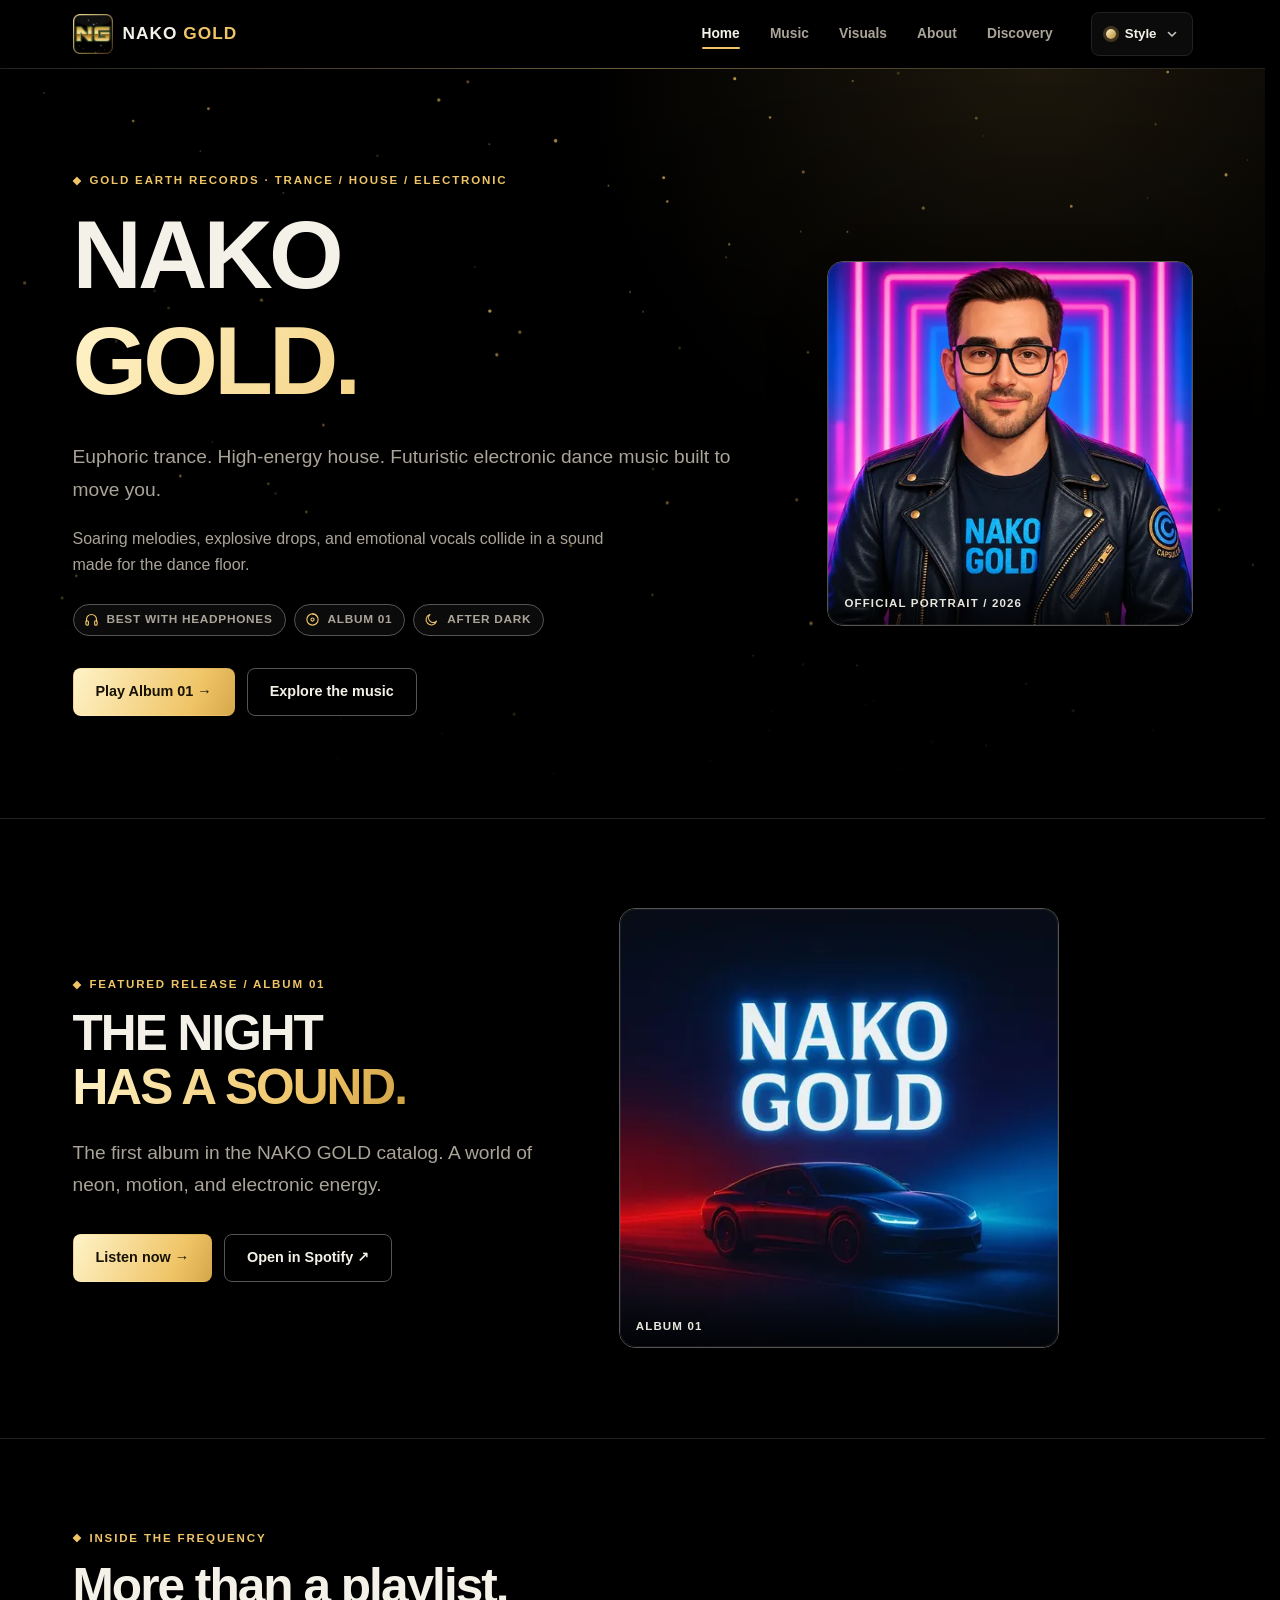
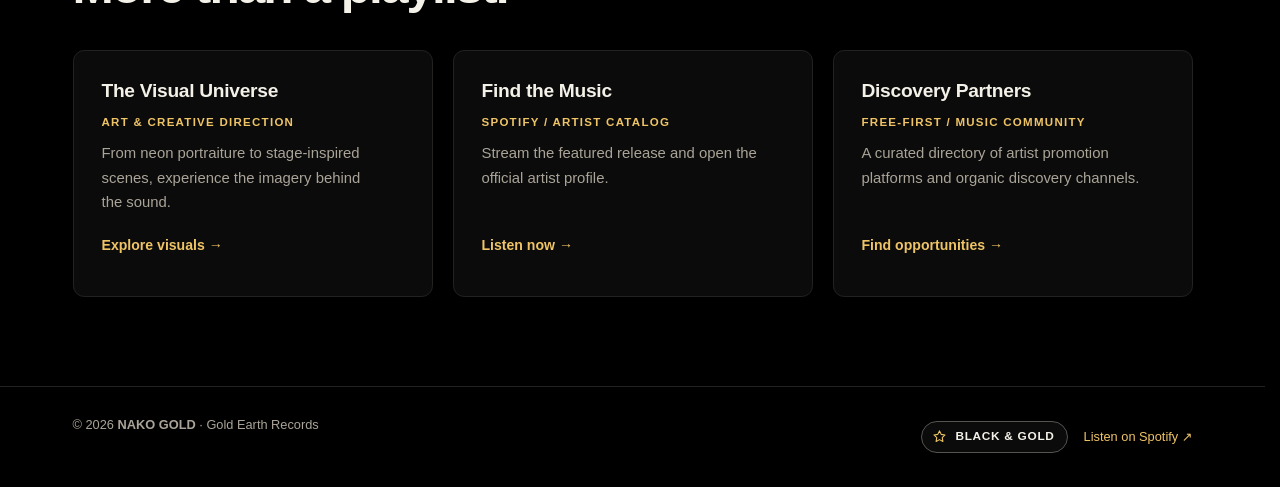
<file: index.html>
<!doctype html><html lang="en" data-theme="gold"><head><meta charset="utf-8"><meta name="viewport" content="width=device-width,initial-scale=1"><meta name="theme-color" content="#000000"><meta name="description" content="Euphoric trance, high-energy house, and immersive electronic dance music from NAKO GOLD / Gold Earth Records. Listen to Album 01 and explore the artist."><meta name="author" content="NAKO GOLD · Gold Earth Records"><meta name="keywords" content="NAKO GOLD, electronic dance music, trance, house music, EDM, euphoric trance, dance music, Gold Earth Records"><title>NAKO GOLD | Trance, House & Electronic Dance Music</title><link rel="canonical" href="https://sukonik.github.io/nakogold/"><meta property="og:type" content="website"><meta property="og:site_name" content="NAKO GOLD"><meta property="og:title" content="NAKO GOLD | Trance, House & Electronic Dance Music"><meta property="og:description" content="Euphoric trance, high-energy house, and immersive electronic dance music from NAKO GOLD / Gold Earth Records. Listen to Album 01 and explore the artist."><meta property="og:image" content="https://sukonik.github.io/nakogold/assets/brand/og-card.png"><meta property="og:url" content="https://sukonik.github.io/nakogold/"><meta name="twitter:card" content="summary_large_image"><meta name="twitter:title" content="NAKO GOLD | Trance, House & Electronic Dance Music"><meta name="twitter:description" content="Euphoric trance, high-energy house, and immersive electronic dance music from NAKO GOLD / Gold Earth Records. Listen to Album 01 and explore the artist."><meta name="twitter:image" content="https://sukonik.github.io/nakogold/assets/brand/og-card.png"><!--chrome:head--><link rel="icon" href="favicon.ico" sizes="any"><link rel="icon" type="image/png" sizes="16x16" href="assets/icons/favicon-16.png"><link rel="icon" type="image/png" sizes="32x32" href="assets/icons/favicon-32.png"><link rel="icon" type="image/png" sizes="48x48" href="assets/icons/favicon-48.png"><link rel="apple-touch-icon" href="assets/icons/apple-touch-icon.png"><link rel="manifest" href="manifest.webmanifest"><link rel="stylesheet" href="css/v4-tokens.css?v=4.0.0"><link rel="stylesheet" href="css/v4-base.css?v=4.0.0"><link rel="stylesheet" href="css/v4-components.css?v=4.0.0"><link rel="stylesheet" href="css/v4-responsive.css?v=4.0.0"><script>try{const t=localStorage.getItem("nako-theme");if(["gold","trance","house","techno","pulsewave","synthpop","eurodance","nightdrive"].includes(t))document.documentElement.dataset.theme=t}catch(_){}</script><noscript><style>.mobile-panel{visibility:visible;opacity:1;transform:none;position:static}.menu-toggle,.style-wrap{display:none!important}</style></noscript><!--/chrome:head--><script type="application/ld+json">{"@context":"https://schema.org","@type":"MusicGroup","name":"NAKO GOLD","alternateName":"Nako Gold","description":"NAKO GOLD blends euphoric trance, high-energy house, hard-hitting EDM, futuristic synths, explosive drops and emotional vocals.","genre":["Trance","House","Electronic Dance Music","Techno","Eurodance"],"url":"https://sukonik.github.io/nakogold/","image":"https://sukonik.github.io/nakogold/assets/images/nako-gold/artist-portrait.webp","sameAs":["https://open.spotify.com/artist/6n4s5S0cGiMsW4oJvIwU2L"]}</script></head><body><!--chrome:header--><svg width="0" height="0" style="position:absolute" aria-hidden="true" focusable="false"><symbol id="i-headphones" viewBox="0 0 24 24" fill="none" stroke="currentColor" stroke-width="1.8" stroke-linecap="round" stroke-linejoin="round"><path d="M4 15v-3a8 8 0 0 1 16 0v3"/><rect x="3" y="14" width="4" height="7" rx="1.5"/><rect x="17" y="14" width="4" height="7" rx="1.5"/></symbol><symbol id="i-cd" viewBox="0 0 24 24" fill="none" stroke="currentColor" stroke-width="1.8" stroke-linecap="round" stroke-linejoin="round"><circle cx="12" cy="12" r="9"/><circle cx="12" cy="12" r="2.5"/><path d="M12 3a9 9 0 0 1 7 3.4"/></symbol><symbol id="i-star" viewBox="0 0 24 24" fill="none" stroke="currentColor" stroke-width="1.8" stroke-linecap="round" stroke-linejoin="round"><path d="m12 3 2.7 5.6 6.1.9-4.4 4.3 1 6.1L12 17l-5.4 2.9 1-6.1L3.2 9.5l6.1-.9z"/></symbol><symbol id="i-moon" viewBox="0 0 24 24" fill="none" stroke="currentColor" stroke-width="1.8" stroke-linecap="round" stroke-linejoin="round"><path d="M20 14.5A8.5 8.5 0 1 1 9.5 4a7 7 0 0 0 10.5 10.5z"/></symbol><symbol id="i-planet" viewBox="0 0 24 24" fill="none" stroke="currentColor" stroke-width="1.8" stroke-linecap="round" stroke-linejoin="round"><circle cx="12" cy="12" r="5"/><ellipse cx="12" cy="12" rx="10" ry="3.5" transform="rotate(-20 12 12)"/></symbol><symbol id="i-wave" viewBox="0 0 24 24" fill="none" stroke="currentColor" stroke-width="1.8" stroke-linecap="round" stroke-linejoin="round"><path d="M3 12h2l2-6 3 12 3-9 2 6 2-3h4"/></symbol><symbol id="i-sparkle" viewBox="0 0 24 24" fill="none" stroke="currentColor" stroke-width="1.8" stroke-linecap="round" stroke-linejoin="round"><path d="M12 3v5M12 16v5M3 12h5M16 12h5M6.2 6.2l2.6 2.6M15.2 15.2l2.6 2.6M17.8 6.2l-2.6 2.6M8.8 15.2l-2.6 2.6"/></symbol><symbol id="i-bolt" viewBox="0 0 24 24" fill="none" stroke="currentColor" stroke-width="1.8" stroke-linecap="round" stroke-linejoin="round"><path d="M13 3 5 13h6l-1 8 8-10h-6z"/></symbol></svg><a class="skip-link" href="#main">Skip to content</a>
<header class="site-header" data-header>
<div class="container nav-shell">
<a class="brand" href="index.html" aria-label="NAKO GOLD home"><img src="assets/brand/ng-tile-192.webp" width="40" height="40" alt=""><span>NAKO <strong>GOLD</strong></span></a>
<nav class="primary-nav" aria-label="Primary"><a href="index.html" aria-current="page">Home</a><a href="music.html">Music</a><a href="visuals.html">Visuals</a><a href="about.html">About</a><a href="marketing.html">Discovery</a></nav>
<div class="header-controls">
<div class="style-wrap">
<button type="button" class="style-toggle" data-style-toggle aria-haspopup="menu" aria-controls="style-options" aria-expanded="false"><span class="style-dot" aria-hidden="true"></span><span>Style</span><svg class="chevron" aria-hidden="true" viewBox="0 0 12 12" width="12" height="12"><path d="m2.5 4.5 3.5 3.5 3.5-3.5" fill="none" stroke="currentColor" stroke-width="1.6" stroke-linecap="round" stroke-linejoin="round"/></svg></button>
<div class="style-popover" id="style-options" role="menu" aria-label="Site style"><p class="menu-eyebrow">Style <span aria-hidden="true">·</span> <span data-style-current>Black &amp; Gold</span></p><div class="style-options"><button type="button" class="theme-option" role="menuitemradio" data-theme-choice="gold" aria-checked="true" style="--swatch:linear-gradient(135deg,#fff3c8,#b98a30)"><span class="swatch" aria-hidden="true"></span><span class="theme-name">Black &amp; Gold</span><svg class="picked" aria-hidden="true" viewBox="0 0 16 16" width="14" height="14"><path d="m3.5 8.5 3 3 6-7" fill="none" stroke="currentColor" stroke-width="2" stroke-linecap="round" stroke-linejoin="round"/></svg></button><button type="button" class="theme-option" role="menuitemradio" data-theme-choice="trance" aria-checked="false" style="--swatch:linear-gradient(135deg,#e2f9ff,#6f8cff)"><span class="swatch" aria-hidden="true"></span><span class="theme-name">Trance</span><svg class="picked" aria-hidden="true" viewBox="0 0 16 16" width="14" height="14"><path d="m3.5 8.5 3 3 6-7" fill="none" stroke="currentColor" stroke-width="2" stroke-linecap="round" stroke-linejoin="round"/></svg></button><button type="button" class="theme-option" role="menuitemradio" data-theme-choice="house" aria-checked="false" style="--swatch:linear-gradient(135deg,#ffe6c6,#ff7a4a)"><span class="swatch" aria-hidden="true"></span><span class="theme-name">House</span><svg class="picked" aria-hidden="true" viewBox="0 0 16 16" width="14" height="14"><path d="m3.5 8.5 3 3 6-7" fill="none" stroke="currentColor" stroke-width="2" stroke-linecap="round" stroke-linejoin="round"/></svg></button><button type="button" class="theme-option" role="menuitemradio" data-theme-choice="techno" aria-checked="false" style="--swatch:linear-gradient(135deg,#f1ffc9,#6fe03c)"><span class="swatch" aria-hidden="true"></span><span class="theme-name">Techno</span><svg class="picked" aria-hidden="true" viewBox="0 0 16 16" width="14" height="14"><path d="m3.5 8.5 3 3 6-7" fill="none" stroke="currentColor" stroke-width="2" stroke-linecap="round" stroke-linejoin="round"/></svg></button><button type="button" class="theme-option" role="menuitemradio" data-theme-choice="pulsewave" aria-checked="false" style="--swatch:linear-gradient(135deg,#dfe9ff,#6a63ff)"><span class="swatch" aria-hidden="true"></span><span class="theme-name">PulseWave</span><svg class="picked" aria-hidden="true" viewBox="0 0 16 16" width="14" height="14"><path d="m3.5 8.5 3 3 6-7" fill="none" stroke="currentColor" stroke-width="2" stroke-linecap="round" stroke-linejoin="round"/></svg></button><button type="button" class="theme-option" role="menuitemradio" data-theme-choice="synthpop" aria-checked="false" style="--swatch:linear-gradient(135deg,#ffdcf3,#b86bff)"><span class="swatch" aria-hidden="true"></span><span class="theme-name">SynthPop</span><svg class="picked" aria-hidden="true" viewBox="0 0 16 16" width="14" height="14"><path d="m3.5 8.5 3 3 6-7" fill="none" stroke="currentColor" stroke-width="2" stroke-linecap="round" stroke-linejoin="round"/></svg></button><button type="button" class="theme-option" role="menuitemradio" data-theme-choice="eurodance" aria-checked="false" style="--swatch:linear-gradient(135deg,#fff7c6,#ffb23c)"><span class="swatch" aria-hidden="true"></span><span class="theme-name">EuroDance</span><svg class="picked" aria-hidden="true" viewBox="0 0 16 16" width="14" height="14"><path d="m3.5 8.5 3 3 6-7" fill="none" stroke="currentColor" stroke-width="2" stroke-linecap="round" stroke-linejoin="round"/></svg></button><button type="button" class="theme-option" role="menuitemradio" data-theme-choice="nightdrive" aria-checked="false" style="--swatch:linear-gradient(135deg,#ffc9d5,#c44cff)"><span class="swatch" aria-hidden="true"></span><span class="theme-name">NightDrive</span><svg class="picked" aria-hidden="true" viewBox="0 0 16 16" width="14" height="14"><path d="m3.5 8.5 3 3 6-7" fill="none" stroke="currentColor" stroke-width="2" stroke-linecap="round" stroke-linejoin="round"/></svg></button></div></div>
</div>
<button type="button" class="menu-toggle" data-menu-toggle aria-label="Open navigation menu" aria-controls="mobile-menu" aria-expanded="false"><span class="burger" aria-hidden="true"><i></i><i></i><i></i></span></button>
</div>
</div>
<div id="mobile-menu" class="mobile-panel"><div class="container"><nav class="rack" aria-label="Mobile"><a href="index.html" aria-current="page"><span class="led" aria-hidden="true"></span><span>Home</span><span class="unit-id" aria-hidden="true"></span><span class="unit-live" aria-hidden="true">Online</span></a><a href="music.html"><span class="led" aria-hidden="true"></span><span>Music</span><span class="unit-id" aria-hidden="true"></span><span class="unit-live" aria-hidden="true">Online</span></a><a href="visuals.html"><span class="led" aria-hidden="true"></span><span>Visuals</span><span class="unit-id" aria-hidden="true"></span><span class="unit-live" aria-hidden="true">Online</span></a><a href="about.html"><span class="led" aria-hidden="true"></span><span>About</span><span class="unit-id" aria-hidden="true"></span><span class="unit-live" aria-hidden="true">Online</span></a><a href="marketing.html"><span class="led" aria-hidden="true"></span><span>Discovery</span><span class="unit-id" aria-hidden="true"></span><span class="unit-live" aria-hidden="true">Online</span></a><div class="rack-style"><button type="button" class="rack-toggle" data-mstyle-toggle aria-expanded="false" aria-controls="mobile-style-list"><span class="led" aria-hidden="true"></span><span>Style</span><span class="unit-live" data-style-current>Black &amp; Gold</span><svg class="chevron" aria-hidden="true" viewBox="0 0 12 12" width="12" height="12"><path d="m2.5 4.5 3.5 3.5 3.5-3.5" fill="none" stroke="currentColor" stroke-width="1.6" stroke-linecap="round" stroke-linejoin="round"/></svg></button><div id="mobile-style-list" class="rack-style-list"><div><div class="style-options" role="group" aria-label="Site style"><button type="button" class="theme-option" data-theme-choice="gold" aria-pressed="true" style="--swatch:linear-gradient(135deg,#fff3c8,#b98a30)"><span class="swatch" aria-hidden="true"></span><span class="theme-name">Black &amp; Gold</span><svg class="picked" aria-hidden="true" viewBox="0 0 16 16" width="14" height="14"><path d="m3.5 8.5 3 3 6-7" fill="none" stroke="currentColor" stroke-width="2" stroke-linecap="round" stroke-linejoin="round"/></svg></button><button type="button" class="theme-option" data-theme-choice="trance" aria-pressed="false" style="--swatch:linear-gradient(135deg,#e2f9ff,#6f8cff)"><span class="swatch" aria-hidden="true"></span><span class="theme-name">Trance</span><svg class="picked" aria-hidden="true" viewBox="0 0 16 16" width="14" height="14"><path d="m3.5 8.5 3 3 6-7" fill="none" stroke="currentColor" stroke-width="2" stroke-linecap="round" stroke-linejoin="round"/></svg></button><button type="button" class="theme-option" data-theme-choice="house" aria-pressed="false" style="--swatch:linear-gradient(135deg,#ffe6c6,#ff7a4a)"><span class="swatch" aria-hidden="true"></span><span class="theme-name">House</span><svg class="picked" aria-hidden="true" viewBox="0 0 16 16" width="14" height="14"><path d="m3.5 8.5 3 3 6-7" fill="none" stroke="currentColor" stroke-width="2" stroke-linecap="round" stroke-linejoin="round"/></svg></button><button type="button" class="theme-option" data-theme-choice="techno" aria-pressed="false" style="--swatch:linear-gradient(135deg,#f1ffc9,#6fe03c)"><span class="swatch" aria-hidden="true"></span><span class="theme-name">Techno</span><svg class="picked" aria-hidden="true" viewBox="0 0 16 16" width="14" height="14"><path d="m3.5 8.5 3 3 6-7" fill="none" stroke="currentColor" stroke-width="2" stroke-linecap="round" stroke-linejoin="round"/></svg></button><button type="button" class="theme-option" data-theme-choice="pulsewave" aria-pressed="false" style="--swatch:linear-gradient(135deg,#dfe9ff,#6a63ff)"><span class="swatch" aria-hidden="true"></span><span class="theme-name">PulseWave</span><svg class="picked" aria-hidden="true" viewBox="0 0 16 16" width="14" height="14"><path d="m3.5 8.5 3 3 6-7" fill="none" stroke="currentColor" stroke-width="2" stroke-linecap="round" stroke-linejoin="round"/></svg></button><button type="button" class="theme-option" data-theme-choice="synthpop" aria-pressed="false" style="--swatch:linear-gradient(135deg,#ffdcf3,#b86bff)"><span class="swatch" aria-hidden="true"></span><span class="theme-name">SynthPop</span><svg class="picked" aria-hidden="true" viewBox="0 0 16 16" width="14" height="14"><path d="m3.5 8.5 3 3 6-7" fill="none" stroke="currentColor" stroke-width="2" stroke-linecap="round" stroke-linejoin="round"/></svg></button><button type="button" class="theme-option" data-theme-choice="eurodance" aria-pressed="false" style="--swatch:linear-gradient(135deg,#fff7c6,#ffb23c)"><span class="swatch" aria-hidden="true"></span><span class="theme-name">EuroDance</span><svg class="picked" aria-hidden="true" viewBox="0 0 16 16" width="14" height="14"><path d="m3.5 8.5 3 3 6-7" fill="none" stroke="currentColor" stroke-width="2" stroke-linecap="round" stroke-linejoin="round"/></svg></button><button type="button" class="theme-option" data-theme-choice="nightdrive" aria-pressed="false" style="--swatch:linear-gradient(135deg,#ffc9d5,#c44cff)"><span class="swatch" aria-hidden="true"></span><span class="theme-name">NightDrive</span><svg class="picked" aria-hidden="true" viewBox="0 0 16 16" width="14" height="14"><path d="m3.5 8.5 3 3 6-7" fill="none" stroke="currentColor" stroke-width="2" stroke-linecap="round" stroke-linejoin="round"/></svg></button></div></div></div></div></nav></div></div>
</header>
<div class="scrim" data-scrim hidden></div>
<p class="sr-only" role="status" aria-live="polite" data-style-live></p><!--/chrome:header--><main id="main"><section class="hero"><canvas class="starfield" aria-hidden="true"></canvas><div class="container hero-inner"><div class="hero-copy"><p class="kicker">Gold Earth Records · Trance / House / Electronic</p><h1>NAKO <span>GOLD.</span></h1><p class="lede">Euphoric trance. High-energy house. Futuristic electronic dance music built to move you.</p><p>Soaring melodies, explosive drops, and emotional vocals collide in a sound made for the dance floor.</p><ul class="badges" aria-label="Highlights"><li class="badge"><svg class="ico" aria-hidden="true"><use href="#i-headphones"/></svg>Best with headphones</li><li class="badge"><svg class="ico" aria-hidden="true"><use href="#i-cd"/></svg>Album 01</li><li class="badge"><svg class="ico" aria-hidden="true"><use href="#i-moon"/></svg>After dark</li></ul><div class="btn-row"><a class="button primary" href="music.html#player">Play Album 01 →</a><a class="button" href="music.html">Explore the music</a></div></div><figure class="frame hero-art"><img src="assets/images/nako-gold/artist-portrait-480.webp" srcset="assets/images/nako-gold/artist-portrait-480.webp 480w, assets/images/nako-gold/artist-portrait.webp 920w" sizes="(max-width:700px) 92vw, 380px" alt="NAKO GOLD artist portrait wearing a dark leather jacket and blue NAKO GOLD shirt, framed by pink-and-blue neon" width="920" height="920" fetchpriority="high" decoding="async"><figcaption>Official portrait / 2026</figcaption></figure></div></section>
<section class="section"><div class="container split reverse"><figure class="frame"><img src="assets/images/art/album-01-car-480.webp" srcset="assets/images/art/album-01-car-480.webp 480w, assets/images/art/album-01-car.webp 800w" sizes="(max-width:700px) 92vw, 440px" alt="Album 01 cover art: a neon-lit sports car under the NAKO GOLD title" width="800" height="800" loading="lazy" decoding="async"><figcaption>Album 01</figcaption></figure><div class="copy"><p class="kicker">Featured release / Album 01</p><h2>THE NIGHT<br><span class="accent">HAS A SOUND.</span></h2><p class="lede">The first album in the NAKO GOLD catalog. A world of neon, motion, and electronic energy.</p><div class="btn-row"><a class="button primary" href="music.html#player">Listen now →</a><a class="button" href="https://open.spotify.com/album/5E4aD14AQmhQ1mmQZN985G" target="_blank" rel="noopener noreferrer">Open in Spotify ↗</a></div></div></div></section>
<section class="section"><div class="container"><div class="section-header"><p class="kicker">Inside the frequency</p><h2>More than a playlist.</h2></div><div class="grid"><article class="card"><div class="card-body"><h3>The Visual Universe</h3><span class="status">Art &amp; creative direction</span><p>From neon portraiture to stage-inspired scenes, experience the imagery behind the sound.</p><a class="link" href="visuals.html">Explore visuals →</a></div></article><article class="card"><div class="card-body"><h3>Find the Music</h3><span class="status">Spotify / Artist catalog</span><p>Stream the featured release and open the official artist profile.</p><a class="link" href="music.html">Listen now →</a></div></article><article class="card"><div class="card-body"><h3>Discovery Partners</h3><span class="status">Free-first / Music community</span><p>A curated directory of artist promotion platforms and organic discovery channels.</p><a class="link" href="marketing.html">Find opportunities →</a></div></article></div></div></section></main><!--chrome:footer--><footer class="footer"><div class="container footer-inner"><span>© 2026 <strong>NAKO GOLD</strong> · Gold Earth Records</span><span class="footer-end"><span class="badge badge-genre"><svg class="ico" data-for="gold" aria-hidden="true"><use href="#i-star"/></svg><svg class="ico" data-for="trance" aria-hidden="true"><use href="#i-moon"/></svg><svg class="ico" data-for="house" aria-hidden="true"><use href="#i-cd"/></svg><svg class="ico" data-for="techno" aria-hidden="true"><use href="#i-bolt"/></svg><svg class="ico" data-for="pulsewave" aria-hidden="true"><use href="#i-wave"/></svg><svg class="ico" data-for="synthpop" aria-hidden="true"><use href="#i-headphones"/></svg><svg class="ico" data-for="eurodance" aria-hidden="true"><use href="#i-sparkle"/></svg><svg class="ico" data-for="nightdrive" aria-hidden="true"><use href="#i-planet"/></svg><span data-style-current>Black &amp; Gold</span></span><a href="https://open.spotify.com/artist/6n4s5S0cGiMsW4oJvIwU2L" target="_blank" rel="noopener noreferrer">Listen on Spotify ↗</a></span></div></footer>
<script defer src="assets/v4.js?v=4.0.0"></script><!--/chrome:footer--><script defer src="assets/stars.js?v=4.0.0"></script></body></html>
</file>
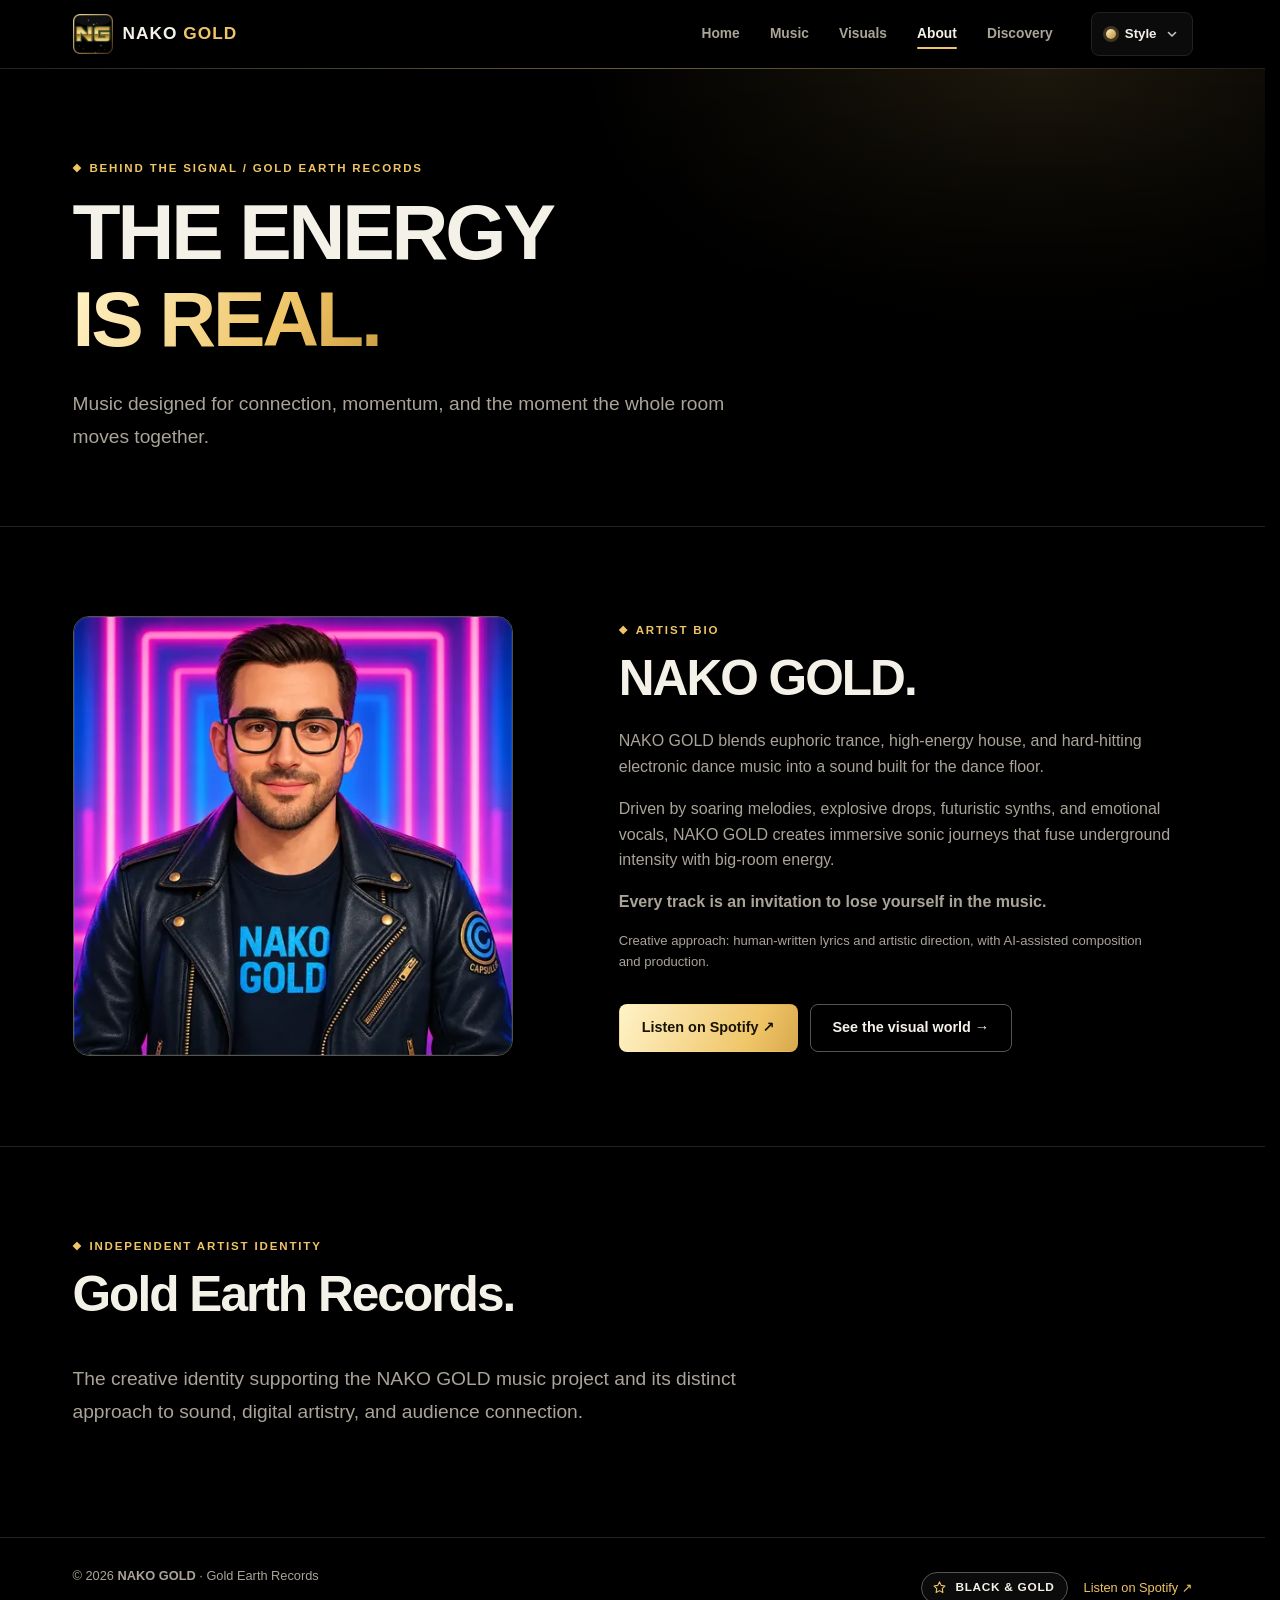
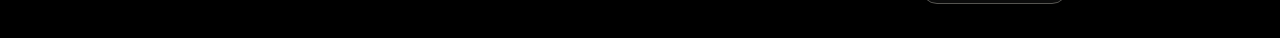
<file: about.html>
<!doctype html><html lang="en" data-theme="gold"><head><meta charset="utf-8"><meta name="viewport" content="width=device-width,initial-scale=1"><meta name="theme-color" content="#000000"><meta name="description" content="NAKO GOLD blends euphoric trance, high-energy house, hard-hitting EDM, futuristic synths, explosive drops and emotional vocals."><meta name="author" content="NAKO GOLD · Gold Earth Records"><meta name="keywords" content="NAKO GOLD, electronic dance music, trance, house music, EDM, euphoric trance, dance music, Gold Earth Records"><title>About NAKO GOLD | Gold Earth Records</title><link rel="canonical" href="https://sukonik.github.io/nakogold/about.html"><meta property="og:type" content="website"><meta property="og:site_name" content="NAKO GOLD"><meta property="og:title" content="About NAKO GOLD | Gold Earth Records"><meta property="og:description" content="NAKO GOLD blends euphoric trance, high-energy house, hard-hitting EDM, futuristic synths, explosive drops and emotional vocals."><meta property="og:image" content="https://sukonik.github.io/nakogold/assets/brand/og-card.png"><meta property="og:url" content="https://sukonik.github.io/nakogold/about.html"><meta name="twitter:card" content="summary_large_image"><meta name="twitter:title" content="About NAKO GOLD | Gold Earth Records"><meta name="twitter:description" content="NAKO GOLD blends euphoric trance, high-energy house, hard-hitting EDM, futuristic synths, explosive drops and emotional vocals."><meta name="twitter:image" content="https://sukonik.github.io/nakogold/assets/brand/og-card.png"><!--chrome:head--><link rel="icon" href="favicon.ico" sizes="any"><link rel="icon" type="image/png" sizes="16x16" href="assets/icons/favicon-16.png"><link rel="icon" type="image/png" sizes="32x32" href="assets/icons/favicon-32.png"><link rel="icon" type="image/png" sizes="48x48" href="assets/icons/favicon-48.png"><link rel="apple-touch-icon" href="assets/icons/apple-touch-icon.png"><link rel="manifest" href="manifest.webmanifest"><link rel="stylesheet" href="css/v4-tokens.css?v=4.0.0"><link rel="stylesheet" href="css/v4-base.css?v=4.0.0"><link rel="stylesheet" href="css/v4-components.css?v=4.0.0"><link rel="stylesheet" href="css/v4-responsive.css?v=4.0.0"><script>try{const t=localStorage.getItem("nako-theme");if(["gold","trance","house","techno","pulsewave","synthpop","eurodance","nightdrive"].includes(t))document.documentElement.dataset.theme=t}catch(_){}</script><noscript><style>.mobile-panel{visibility:visible;opacity:1;transform:none;position:static}.menu-toggle,.style-wrap{display:none!important}</style></noscript><!--/chrome:head--></head><body><!--chrome:header--><svg width="0" height="0" style="position:absolute" aria-hidden="true" focusable="false"><symbol id="i-headphones" viewBox="0 0 24 24" fill="none" stroke="currentColor" stroke-width="1.8" stroke-linecap="round" stroke-linejoin="round"><path d="M4 15v-3a8 8 0 0 1 16 0v3"/><rect x="3" y="14" width="4" height="7" rx="1.5"/><rect x="17" y="14" width="4" height="7" rx="1.5"/></symbol><symbol id="i-cd" viewBox="0 0 24 24" fill="none" stroke="currentColor" stroke-width="1.8" stroke-linecap="round" stroke-linejoin="round"><circle cx="12" cy="12" r="9"/><circle cx="12" cy="12" r="2.5"/><path d="M12 3a9 9 0 0 1 7 3.4"/></symbol><symbol id="i-star" viewBox="0 0 24 24" fill="none" stroke="currentColor" stroke-width="1.8" stroke-linecap="round" stroke-linejoin="round"><path d="m12 3 2.7 5.6 6.1.9-4.4 4.3 1 6.1L12 17l-5.4 2.9 1-6.1L3.2 9.5l6.1-.9z"/></symbol><symbol id="i-moon" viewBox="0 0 24 24" fill="none" stroke="currentColor" stroke-width="1.8" stroke-linecap="round" stroke-linejoin="round"><path d="M20 14.5A8.5 8.5 0 1 1 9.5 4a7 7 0 0 0 10.5 10.5z"/></symbol><symbol id="i-planet" viewBox="0 0 24 24" fill="none" stroke="currentColor" stroke-width="1.8" stroke-linecap="round" stroke-linejoin="round"><circle cx="12" cy="12" r="5"/><ellipse cx="12" cy="12" rx="10" ry="3.5" transform="rotate(-20 12 12)"/></symbol><symbol id="i-wave" viewBox="0 0 24 24" fill="none" stroke="currentColor" stroke-width="1.8" stroke-linecap="round" stroke-linejoin="round"><path d="M3 12h2l2-6 3 12 3-9 2 6 2-3h4"/></symbol><symbol id="i-sparkle" viewBox="0 0 24 24" fill="none" stroke="currentColor" stroke-width="1.8" stroke-linecap="round" stroke-linejoin="round"><path d="M12 3v5M12 16v5M3 12h5M16 12h5M6.2 6.2l2.6 2.6M15.2 15.2l2.6 2.6M17.8 6.2l-2.6 2.6M8.8 15.2l-2.6 2.6"/></symbol><symbol id="i-bolt" viewBox="0 0 24 24" fill="none" stroke="currentColor" stroke-width="1.8" stroke-linecap="round" stroke-linejoin="round"><path d="M13 3 5 13h6l-1 8 8-10h-6z"/></symbol></svg><a class="skip-link" href="#main">Skip to content</a>
<header class="site-header" data-header>
<div class="container nav-shell">
<a class="brand" href="index.html" aria-label="NAKO GOLD home"><img src="assets/brand/ng-tile-192.webp" width="40" height="40" alt=""><span>NAKO <strong>GOLD</strong></span></a>
<nav class="primary-nav" aria-label="Primary"><a href="index.html">Home</a><a href="music.html">Music</a><a href="visuals.html">Visuals</a><a href="about.html" aria-current="page">About</a><a href="marketing.html">Discovery</a></nav>
<div class="header-controls">
<div class="style-wrap">
<button type="button" class="style-toggle" data-style-toggle aria-haspopup="menu" aria-controls="style-options" aria-expanded="false"><span class="style-dot" aria-hidden="true"></span><span>Style</span><svg class="chevron" aria-hidden="true" viewBox="0 0 12 12" width="12" height="12"><path d="m2.5 4.5 3.5 3.5 3.5-3.5" fill="none" stroke="currentColor" stroke-width="1.6" stroke-linecap="round" stroke-linejoin="round"/></svg></button>
<div class="style-popover" id="style-options" role="menu" aria-label="Site style"><p class="menu-eyebrow">Style <span aria-hidden="true">·</span> <span data-style-current>Black &amp; Gold</span></p><div class="style-options"><button type="button" class="theme-option" role="menuitemradio" data-theme-choice="gold" aria-checked="true" style="--swatch:linear-gradient(135deg,#fff3c8,#b98a30)"><span class="swatch" aria-hidden="true"></span><span class="theme-name">Black &amp; Gold</span><svg class="picked" aria-hidden="true" viewBox="0 0 16 16" width="14" height="14"><path d="m3.5 8.5 3 3 6-7" fill="none" stroke="currentColor" stroke-width="2" stroke-linecap="round" stroke-linejoin="round"/></svg></button><button type="button" class="theme-option" role="menuitemradio" data-theme-choice="trance" aria-checked="false" style="--swatch:linear-gradient(135deg,#e2f9ff,#6f8cff)"><span class="swatch" aria-hidden="true"></span><span class="theme-name">Trance</span><svg class="picked" aria-hidden="true" viewBox="0 0 16 16" width="14" height="14"><path d="m3.5 8.5 3 3 6-7" fill="none" stroke="currentColor" stroke-width="2" stroke-linecap="round" stroke-linejoin="round"/></svg></button><button type="button" class="theme-option" role="menuitemradio" data-theme-choice="house" aria-checked="false" style="--swatch:linear-gradient(135deg,#ffe6c6,#ff7a4a)"><span class="swatch" aria-hidden="true"></span><span class="theme-name">House</span><svg class="picked" aria-hidden="true" viewBox="0 0 16 16" width="14" height="14"><path d="m3.5 8.5 3 3 6-7" fill="none" stroke="currentColor" stroke-width="2" stroke-linecap="round" stroke-linejoin="round"/></svg></button><button type="button" class="theme-option" role="menuitemradio" data-theme-choice="techno" aria-checked="false" style="--swatch:linear-gradient(135deg,#f1ffc9,#6fe03c)"><span class="swatch" aria-hidden="true"></span><span class="theme-name">Techno</span><svg class="picked" aria-hidden="true" viewBox="0 0 16 16" width="14" height="14"><path d="m3.5 8.5 3 3 6-7" fill="none" stroke="currentColor" stroke-width="2" stroke-linecap="round" stroke-linejoin="round"/></svg></button><button type="button" class="theme-option" role="menuitemradio" data-theme-choice="pulsewave" aria-checked="false" style="--swatch:linear-gradient(135deg,#dfe9ff,#6a63ff)"><span class="swatch" aria-hidden="true"></span><span class="theme-name">PulseWave</span><svg class="picked" aria-hidden="true" viewBox="0 0 16 16" width="14" height="14"><path d="m3.5 8.5 3 3 6-7" fill="none" stroke="currentColor" stroke-width="2" stroke-linecap="round" stroke-linejoin="round"/></svg></button><button type="button" class="theme-option" role="menuitemradio" data-theme-choice="synthpop" aria-checked="false" style="--swatch:linear-gradient(135deg,#ffdcf3,#b86bff)"><span class="swatch" aria-hidden="true"></span><span class="theme-name">SynthPop</span><svg class="picked" aria-hidden="true" viewBox="0 0 16 16" width="14" height="14"><path d="m3.5 8.5 3 3 6-7" fill="none" stroke="currentColor" stroke-width="2" stroke-linecap="round" stroke-linejoin="round"/></svg></button><button type="button" class="theme-option" role="menuitemradio" data-theme-choice="eurodance" aria-checked="false" style="--swatch:linear-gradient(135deg,#fff7c6,#ffb23c)"><span class="swatch" aria-hidden="true"></span><span class="theme-name">EuroDance</span><svg class="picked" aria-hidden="true" viewBox="0 0 16 16" width="14" height="14"><path d="m3.5 8.5 3 3 6-7" fill="none" stroke="currentColor" stroke-width="2" stroke-linecap="round" stroke-linejoin="round"/></svg></button><button type="button" class="theme-option" role="menuitemradio" data-theme-choice="nightdrive" aria-checked="false" style="--swatch:linear-gradient(135deg,#ffc9d5,#c44cff)"><span class="swatch" aria-hidden="true"></span><span class="theme-name">NightDrive</span><svg class="picked" aria-hidden="true" viewBox="0 0 16 16" width="14" height="14"><path d="m3.5 8.5 3 3 6-7" fill="none" stroke="currentColor" stroke-width="2" stroke-linecap="round" stroke-linejoin="round"/></svg></button></div></div>
</div>
<button type="button" class="menu-toggle" data-menu-toggle aria-label="Open navigation menu" aria-controls="mobile-menu" aria-expanded="false"><span class="burger" aria-hidden="true"><i></i><i></i><i></i></span></button>
</div>
</div>
<div id="mobile-menu" class="mobile-panel"><div class="container"><nav class="rack" aria-label="Mobile"><a href="index.html"><span class="led" aria-hidden="true"></span><span>Home</span><span class="unit-id" aria-hidden="true"></span><span class="unit-live" aria-hidden="true">Online</span></a><a href="music.html"><span class="led" aria-hidden="true"></span><span>Music</span><span class="unit-id" aria-hidden="true"></span><span class="unit-live" aria-hidden="true">Online</span></a><a href="visuals.html"><span class="led" aria-hidden="true"></span><span>Visuals</span><span class="unit-id" aria-hidden="true"></span><span class="unit-live" aria-hidden="true">Online</span></a><a href="about.html" aria-current="page"><span class="led" aria-hidden="true"></span><span>About</span><span class="unit-id" aria-hidden="true"></span><span class="unit-live" aria-hidden="true">Online</span></a><a href="marketing.html"><span class="led" aria-hidden="true"></span><span>Discovery</span><span class="unit-id" aria-hidden="true"></span><span class="unit-live" aria-hidden="true">Online</span></a><div class="rack-style"><button type="button" class="rack-toggle" data-mstyle-toggle aria-expanded="false" aria-controls="mobile-style-list"><span class="led" aria-hidden="true"></span><span>Style</span><span class="unit-live" data-style-current>Black &amp; Gold</span><svg class="chevron" aria-hidden="true" viewBox="0 0 12 12" width="12" height="12"><path d="m2.5 4.5 3.5 3.5 3.5-3.5" fill="none" stroke="currentColor" stroke-width="1.6" stroke-linecap="round" stroke-linejoin="round"/></svg></button><div id="mobile-style-list" class="rack-style-list"><div><div class="style-options" role="group" aria-label="Site style"><button type="button" class="theme-option" data-theme-choice="gold" aria-pressed="true" style="--swatch:linear-gradient(135deg,#fff3c8,#b98a30)"><span class="swatch" aria-hidden="true"></span><span class="theme-name">Black &amp; Gold</span><svg class="picked" aria-hidden="true" viewBox="0 0 16 16" width="14" height="14"><path d="m3.5 8.5 3 3 6-7" fill="none" stroke="currentColor" stroke-width="2" stroke-linecap="round" stroke-linejoin="round"/></svg></button><button type="button" class="theme-option" data-theme-choice="trance" aria-pressed="false" style="--swatch:linear-gradient(135deg,#e2f9ff,#6f8cff)"><span class="swatch" aria-hidden="true"></span><span class="theme-name">Trance</span><svg class="picked" aria-hidden="true" viewBox="0 0 16 16" width="14" height="14"><path d="m3.5 8.5 3 3 6-7" fill="none" stroke="currentColor" stroke-width="2" stroke-linecap="round" stroke-linejoin="round"/></svg></button><button type="button" class="theme-option" data-theme-choice="house" aria-pressed="false" style="--swatch:linear-gradient(135deg,#ffe6c6,#ff7a4a)"><span class="swatch" aria-hidden="true"></span><span class="theme-name">House</span><svg class="picked" aria-hidden="true" viewBox="0 0 16 16" width="14" height="14"><path d="m3.5 8.5 3 3 6-7" fill="none" stroke="currentColor" stroke-width="2" stroke-linecap="round" stroke-linejoin="round"/></svg></button><button type="button" class="theme-option" data-theme-choice="techno" aria-pressed="false" style="--swatch:linear-gradient(135deg,#f1ffc9,#6fe03c)"><span class="swatch" aria-hidden="true"></span><span class="theme-name">Techno</span><svg class="picked" aria-hidden="true" viewBox="0 0 16 16" width="14" height="14"><path d="m3.5 8.5 3 3 6-7" fill="none" stroke="currentColor" stroke-width="2" stroke-linecap="round" stroke-linejoin="round"/></svg></button><button type="button" class="theme-option" data-theme-choice="pulsewave" aria-pressed="false" style="--swatch:linear-gradient(135deg,#dfe9ff,#6a63ff)"><span class="swatch" aria-hidden="true"></span><span class="theme-name">PulseWave</span><svg class="picked" aria-hidden="true" viewBox="0 0 16 16" width="14" height="14"><path d="m3.5 8.5 3 3 6-7" fill="none" stroke="currentColor" stroke-width="2" stroke-linecap="round" stroke-linejoin="round"/></svg></button><button type="button" class="theme-option" data-theme-choice="synthpop" aria-pressed="false" style="--swatch:linear-gradient(135deg,#ffdcf3,#b86bff)"><span class="swatch" aria-hidden="true"></span><span class="theme-name">SynthPop</span><svg class="picked" aria-hidden="true" viewBox="0 0 16 16" width="14" height="14"><path d="m3.5 8.5 3 3 6-7" fill="none" stroke="currentColor" stroke-width="2" stroke-linecap="round" stroke-linejoin="round"/></svg></button><button type="button" class="theme-option" data-theme-choice="eurodance" aria-pressed="false" style="--swatch:linear-gradient(135deg,#fff7c6,#ffb23c)"><span class="swatch" aria-hidden="true"></span><span class="theme-name">EuroDance</span><svg class="picked" aria-hidden="true" viewBox="0 0 16 16" width="14" height="14"><path d="m3.5 8.5 3 3 6-7" fill="none" stroke="currentColor" stroke-width="2" stroke-linecap="round" stroke-linejoin="round"/></svg></button><button type="button" class="theme-option" data-theme-choice="nightdrive" aria-pressed="false" style="--swatch:linear-gradient(135deg,#ffc9d5,#c44cff)"><span class="swatch" aria-hidden="true"></span><span class="theme-name">NightDrive</span><svg class="picked" aria-hidden="true" viewBox="0 0 16 16" width="14" height="14"><path d="m3.5 8.5 3 3 6-7" fill="none" stroke="currentColor" stroke-width="2" stroke-linecap="round" stroke-linejoin="round"/></svg></button></div></div></div></div></nav></div></div>
</header>
<div class="scrim" data-scrim hidden></div>
<p class="sr-only" role="status" aria-live="polite" data-style-live></p><!--/chrome:header--><main id="main"><section class="page-hero"><div class="container"><p class="kicker">Behind the signal / Gold Earth Records</p><h1>THE ENERGY<br><span class="accent">IS REAL.</span></h1><p class="lede">Music designed for connection, momentum, and the moment the whole room moves together.</p></div></section><section class="section"><div class="container split"><figure class="frame"><img src="assets/images/nako-gold/artist-portrait-480.webp" srcset="assets/images/nako-gold/artist-portrait-480.webp 480w, assets/images/nako-gold/artist-portrait.webp 920w" sizes="(max-width:700px) 92vw, 440px" alt="Official illustrated NAKO GOLD artist portrait with a neon background" width="920" height="920" loading="lazy" decoding="async"></figure><div class="copy"><p class="kicker">Artist bio</p><h2>NAKO GOLD.</h2><p>NAKO GOLD blends euphoric trance, high-energy house, and hard-hitting electronic dance music into a sound built for the dance floor.</p><p>Driven by soaring melodies, explosive drops, futuristic synths, and emotional vocals, NAKO GOLD creates immersive sonic journeys that fuse underground intensity with big-room energy.</p><p><strong>Every track is an invitation to lose yourself in the music.</strong></p><p class="fineprint">Creative approach: human-written lyrics and artistic direction, with AI-assisted composition and production.</p><div class="btn-row"><a class="button primary" href="https://open.spotify.com/artist/6n4s5S0cGiMsW4oJvIwU2L" target="_blank" rel="noopener noreferrer">Listen on Spotify ↗</a><a class="button" href="visuals.html">See the visual world →</a></div></div></div></section><section class="section"><div class="container"><p class="kicker">Independent artist identity</p><h2>Gold Earth Records.</h2><p class="lede">The creative identity supporting the NAKO GOLD music project and its distinct approach to sound, digital artistry, and audience connection.</p></div></section></main><!--chrome:footer--><footer class="footer"><div class="container footer-inner"><span>© 2026 <strong>NAKO GOLD</strong> · Gold Earth Records</span><span class="footer-end"><span class="badge badge-genre"><svg class="ico" data-for="gold" aria-hidden="true"><use href="#i-star"/></svg><svg class="ico" data-for="trance" aria-hidden="true"><use href="#i-moon"/></svg><svg class="ico" data-for="house" aria-hidden="true"><use href="#i-cd"/></svg><svg class="ico" data-for="techno" aria-hidden="true"><use href="#i-bolt"/></svg><svg class="ico" data-for="pulsewave" aria-hidden="true"><use href="#i-wave"/></svg><svg class="ico" data-for="synthpop" aria-hidden="true"><use href="#i-headphones"/></svg><svg class="ico" data-for="eurodance" aria-hidden="true"><use href="#i-sparkle"/></svg><svg class="ico" data-for="nightdrive" aria-hidden="true"><use href="#i-planet"/></svg><span data-style-current>Black &amp; Gold</span></span><a href="https://open.spotify.com/artist/6n4s5S0cGiMsW4oJvIwU2L" target="_blank" rel="noopener noreferrer">Listen on Spotify ↗</a></span></div></footer>
<script defer src="assets/v4.js?v=4.0.0"></script><!--/chrome:footer--></body></html>
</file>
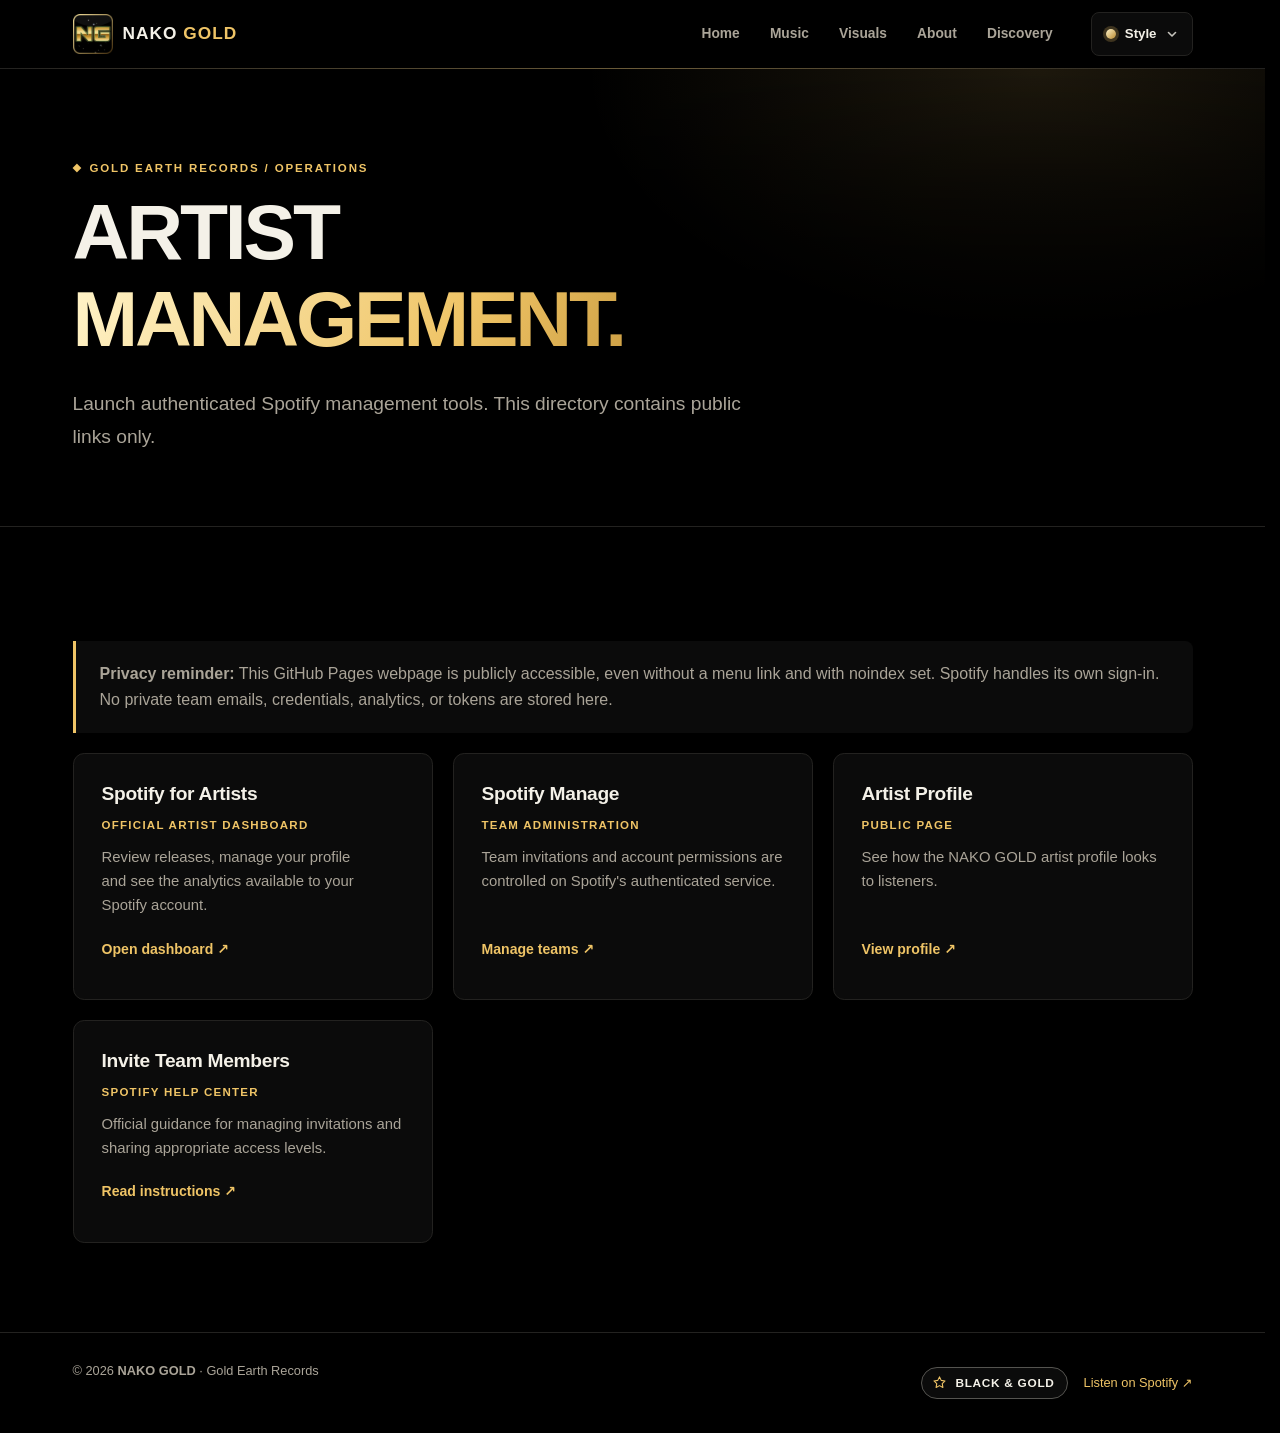
<file: artist-management.html>
<!doctype html><html lang="en" data-theme="gold"><head><meta charset="utf-8"><meta name="viewport" content="width=device-width,initial-scale=1"><meta name="theme-color" content="#000000"><meta name="description" content="A management launchpad for NAKO GOLD. Actual private account administration is performed using Spotify's own authentication."><meta name="author" content="NAKO GOLD · Gold Earth Records"><meta name="keywords" content="NAKO GOLD, electronic dance music, trance, house music, EDM, euphoric trance, dance music, Gold Earth Records"><title>Artist Management | NAKO GOLD</title><link rel="canonical" href="https://sukonik.github.io/nakogold/artist-management.html"><meta property="og:type" content="website"><meta property="og:site_name" content="NAKO GOLD"><meta property="og:title" content="Artist Management | NAKO GOLD"><meta property="og:description" content="A management launchpad for NAKO GOLD. Actual private account administration is performed using Spotify's own authentication."><meta property="og:image" content="https://sukonik.github.io/nakogold/assets/brand/og-card.png"><meta property="og:url" content="https://sukonik.github.io/nakogold/artist-management.html"><meta name="twitter:card" content="summary_large_image"><meta name="twitter:title" content="Artist Management | NAKO GOLD"><meta name="twitter:description" content="A management launchpad for NAKO GOLD. Actual private account administration is performed using Spotify's own authentication."><meta name="twitter:image" content="https://sukonik.github.io/nakogold/assets/brand/og-card.png"><meta name="robots" content="noindex,nofollow"><!--chrome:head--><link rel="icon" href="favicon.ico" sizes="any"><link rel="icon" type="image/png" sizes="16x16" href="assets/icons/favicon-16.png"><link rel="icon" type="image/png" sizes="32x32" href="assets/icons/favicon-32.png"><link rel="icon" type="image/png" sizes="48x48" href="assets/icons/favicon-48.png"><link rel="apple-touch-icon" href="assets/icons/apple-touch-icon.png"><link rel="manifest" href="manifest.webmanifest"><link rel="stylesheet" href="css/v4-tokens.css?v=4.0.0"><link rel="stylesheet" href="css/v4-base.css?v=4.0.0"><link rel="stylesheet" href="css/v4-components.css?v=4.0.0"><link rel="stylesheet" href="css/v4-responsive.css?v=4.0.0"><script>try{const t=localStorage.getItem("nako-theme");if(["gold","trance","house","techno","pulsewave","synthpop","eurodance","nightdrive"].includes(t))document.documentElement.dataset.theme=t}catch(_){}</script><noscript><style>.mobile-panel{visibility:visible;opacity:1;transform:none;position:static}.menu-toggle,.style-wrap{display:none!important}</style></noscript><!--/chrome:head--></head><body><!--chrome:header--><svg width="0" height="0" style="position:absolute" aria-hidden="true" focusable="false"><symbol id="i-headphones" viewBox="0 0 24 24" fill="none" stroke="currentColor" stroke-width="1.8" stroke-linecap="round" stroke-linejoin="round"><path d="M4 15v-3a8 8 0 0 1 16 0v3"/><rect x="3" y="14" width="4" height="7" rx="1.5"/><rect x="17" y="14" width="4" height="7" rx="1.5"/></symbol><symbol id="i-cd" viewBox="0 0 24 24" fill="none" stroke="currentColor" stroke-width="1.8" stroke-linecap="round" stroke-linejoin="round"><circle cx="12" cy="12" r="9"/><circle cx="12" cy="12" r="2.5"/><path d="M12 3a9 9 0 0 1 7 3.4"/></symbol><symbol id="i-star" viewBox="0 0 24 24" fill="none" stroke="currentColor" stroke-width="1.8" stroke-linecap="round" stroke-linejoin="round"><path d="m12 3 2.7 5.6 6.1.9-4.4 4.3 1 6.1L12 17l-5.4 2.9 1-6.1L3.2 9.5l6.1-.9z"/></symbol><symbol id="i-moon" viewBox="0 0 24 24" fill="none" stroke="currentColor" stroke-width="1.8" stroke-linecap="round" stroke-linejoin="round"><path d="M20 14.5A8.5 8.5 0 1 1 9.5 4a7 7 0 0 0 10.5 10.5z"/></symbol><symbol id="i-planet" viewBox="0 0 24 24" fill="none" stroke="currentColor" stroke-width="1.8" stroke-linecap="round" stroke-linejoin="round"><circle cx="12" cy="12" r="5"/><ellipse cx="12" cy="12" rx="10" ry="3.5" transform="rotate(-20 12 12)"/></symbol><symbol id="i-wave" viewBox="0 0 24 24" fill="none" stroke="currentColor" stroke-width="1.8" stroke-linecap="round" stroke-linejoin="round"><path d="M3 12h2l2-6 3 12 3-9 2 6 2-3h4"/></symbol><symbol id="i-sparkle" viewBox="0 0 24 24" fill="none" stroke="currentColor" stroke-width="1.8" stroke-linecap="round" stroke-linejoin="round"><path d="M12 3v5M12 16v5M3 12h5M16 12h5M6.2 6.2l2.6 2.6M15.2 15.2l2.6 2.6M17.8 6.2l-2.6 2.6M8.8 15.2l-2.6 2.6"/></symbol><symbol id="i-bolt" viewBox="0 0 24 24" fill="none" stroke="currentColor" stroke-width="1.8" stroke-linecap="round" stroke-linejoin="round"><path d="M13 3 5 13h6l-1 8 8-10h-6z"/></symbol></svg><a class="skip-link" href="#main">Skip to content</a>
<header class="site-header" data-header>
<div class="container nav-shell">
<a class="brand" href="index.html" aria-label="NAKO GOLD home"><img src="assets/brand/ng-tile-192.webp" width="40" height="40" alt=""><span>NAKO <strong>GOLD</strong></span></a>
<nav class="primary-nav" aria-label="Primary"><a href="index.html">Home</a><a href="music.html">Music</a><a href="visuals.html">Visuals</a><a href="about.html">About</a><a href="marketing.html">Discovery</a></nav>
<div class="header-controls">
<div class="style-wrap">
<button type="button" class="style-toggle" data-style-toggle aria-haspopup="menu" aria-controls="style-options" aria-expanded="false"><span class="style-dot" aria-hidden="true"></span><span>Style</span><svg class="chevron" aria-hidden="true" viewBox="0 0 12 12" width="12" height="12"><path d="m2.5 4.5 3.5 3.5 3.5-3.5" fill="none" stroke="currentColor" stroke-width="1.6" stroke-linecap="round" stroke-linejoin="round"/></svg></button>
<div class="style-popover" id="style-options" role="menu" aria-label="Site style"><p class="menu-eyebrow">Style <span aria-hidden="true">·</span> <span data-style-current>Black &amp; Gold</span></p><div class="style-options"><button type="button" class="theme-option" role="menuitemradio" data-theme-choice="gold" aria-checked="true" style="--swatch:linear-gradient(135deg,#fff3c8,#b98a30)"><span class="swatch" aria-hidden="true"></span><span class="theme-name">Black &amp; Gold</span><svg class="picked" aria-hidden="true" viewBox="0 0 16 16" width="14" height="14"><path d="m3.5 8.5 3 3 6-7" fill="none" stroke="currentColor" stroke-width="2" stroke-linecap="round" stroke-linejoin="round"/></svg></button><button type="button" class="theme-option" role="menuitemradio" data-theme-choice="trance" aria-checked="false" style="--swatch:linear-gradient(135deg,#e2f9ff,#6f8cff)"><span class="swatch" aria-hidden="true"></span><span class="theme-name">Trance</span><svg class="picked" aria-hidden="true" viewBox="0 0 16 16" width="14" height="14"><path d="m3.5 8.5 3 3 6-7" fill="none" stroke="currentColor" stroke-width="2" stroke-linecap="round" stroke-linejoin="round"/></svg></button><button type="button" class="theme-option" role="menuitemradio" data-theme-choice="house" aria-checked="false" style="--swatch:linear-gradient(135deg,#ffe6c6,#ff7a4a)"><span class="swatch" aria-hidden="true"></span><span class="theme-name">House</span><svg class="picked" aria-hidden="true" viewBox="0 0 16 16" width="14" height="14"><path d="m3.5 8.5 3 3 6-7" fill="none" stroke="currentColor" stroke-width="2" stroke-linecap="round" stroke-linejoin="round"/></svg></button><button type="button" class="theme-option" role="menuitemradio" data-theme-choice="techno" aria-checked="false" style="--swatch:linear-gradient(135deg,#f1ffc9,#6fe03c)"><span class="swatch" aria-hidden="true"></span><span class="theme-name">Techno</span><svg class="picked" aria-hidden="true" viewBox="0 0 16 16" width="14" height="14"><path d="m3.5 8.5 3 3 6-7" fill="none" stroke="currentColor" stroke-width="2" stroke-linecap="round" stroke-linejoin="round"/></svg></button><button type="button" class="theme-option" role="menuitemradio" data-theme-choice="pulsewave" aria-checked="false" style="--swatch:linear-gradient(135deg,#dfe9ff,#6a63ff)"><span class="swatch" aria-hidden="true"></span><span class="theme-name">PulseWave</span><svg class="picked" aria-hidden="true" viewBox="0 0 16 16" width="14" height="14"><path d="m3.5 8.5 3 3 6-7" fill="none" stroke="currentColor" stroke-width="2" stroke-linecap="round" stroke-linejoin="round"/></svg></button><button type="button" class="theme-option" role="menuitemradio" data-theme-choice="synthpop" aria-checked="false" style="--swatch:linear-gradient(135deg,#ffdcf3,#b86bff)"><span class="swatch" aria-hidden="true"></span><span class="theme-name">SynthPop</span><svg class="picked" aria-hidden="true" viewBox="0 0 16 16" width="14" height="14"><path d="m3.5 8.5 3 3 6-7" fill="none" stroke="currentColor" stroke-width="2" stroke-linecap="round" stroke-linejoin="round"/></svg></button><button type="button" class="theme-option" role="menuitemradio" data-theme-choice="eurodance" aria-checked="false" style="--swatch:linear-gradient(135deg,#fff7c6,#ffb23c)"><span class="swatch" aria-hidden="true"></span><span class="theme-name">EuroDance</span><svg class="picked" aria-hidden="true" viewBox="0 0 16 16" width="14" height="14"><path d="m3.5 8.5 3 3 6-7" fill="none" stroke="currentColor" stroke-width="2" stroke-linecap="round" stroke-linejoin="round"/></svg></button><button type="button" class="theme-option" role="menuitemradio" data-theme-choice="nightdrive" aria-checked="false" style="--swatch:linear-gradient(135deg,#ffc9d5,#c44cff)"><span class="swatch" aria-hidden="true"></span><span class="theme-name">NightDrive</span><svg class="picked" aria-hidden="true" viewBox="0 0 16 16" width="14" height="14"><path d="m3.5 8.5 3 3 6-7" fill="none" stroke="currentColor" stroke-width="2" stroke-linecap="round" stroke-linejoin="round"/></svg></button></div></div>
</div>
<button type="button" class="menu-toggle" data-menu-toggle aria-label="Open navigation menu" aria-controls="mobile-menu" aria-expanded="false"><span class="burger" aria-hidden="true"><i></i><i></i><i></i></span></button>
</div>
</div>
<div id="mobile-menu" class="mobile-panel"><div class="container"><nav class="rack" aria-label="Mobile"><a href="index.html"><span class="led" aria-hidden="true"></span><span>Home</span><span class="unit-id" aria-hidden="true"></span><span class="unit-live" aria-hidden="true">Online</span></a><a href="music.html"><span class="led" aria-hidden="true"></span><span>Music</span><span class="unit-id" aria-hidden="true"></span><span class="unit-live" aria-hidden="true">Online</span></a><a href="visuals.html"><span class="led" aria-hidden="true"></span><span>Visuals</span><span class="unit-id" aria-hidden="true"></span><span class="unit-live" aria-hidden="true">Online</span></a><a href="about.html"><span class="led" aria-hidden="true"></span><span>About</span><span class="unit-id" aria-hidden="true"></span><span class="unit-live" aria-hidden="true">Online</span></a><a href="marketing.html"><span class="led" aria-hidden="true"></span><span>Discovery</span><span class="unit-id" aria-hidden="true"></span><span class="unit-live" aria-hidden="true">Online</span></a><div class="rack-style"><button type="button" class="rack-toggle" data-mstyle-toggle aria-expanded="false" aria-controls="mobile-style-list"><span class="led" aria-hidden="true"></span><span>Style</span><span class="unit-live" data-style-current>Black &amp; Gold</span><svg class="chevron" aria-hidden="true" viewBox="0 0 12 12" width="12" height="12"><path d="m2.5 4.5 3.5 3.5 3.5-3.5" fill="none" stroke="currentColor" stroke-width="1.6" stroke-linecap="round" stroke-linejoin="round"/></svg></button><div id="mobile-style-list" class="rack-style-list"><div><div class="style-options" role="group" aria-label="Site style"><button type="button" class="theme-option" data-theme-choice="gold" aria-pressed="true" style="--swatch:linear-gradient(135deg,#fff3c8,#b98a30)"><span class="swatch" aria-hidden="true"></span><span class="theme-name">Black &amp; Gold</span><svg class="picked" aria-hidden="true" viewBox="0 0 16 16" width="14" height="14"><path d="m3.5 8.5 3 3 6-7" fill="none" stroke="currentColor" stroke-width="2" stroke-linecap="round" stroke-linejoin="round"/></svg></button><button type="button" class="theme-option" data-theme-choice="trance" aria-pressed="false" style="--swatch:linear-gradient(135deg,#e2f9ff,#6f8cff)"><span class="swatch" aria-hidden="true"></span><span class="theme-name">Trance</span><svg class="picked" aria-hidden="true" viewBox="0 0 16 16" width="14" height="14"><path d="m3.5 8.5 3 3 6-7" fill="none" stroke="currentColor" stroke-width="2" stroke-linecap="round" stroke-linejoin="round"/></svg></button><button type="button" class="theme-option" data-theme-choice="house" aria-pressed="false" style="--swatch:linear-gradient(135deg,#ffe6c6,#ff7a4a)"><span class="swatch" aria-hidden="true"></span><span class="theme-name">House</span><svg class="picked" aria-hidden="true" viewBox="0 0 16 16" width="14" height="14"><path d="m3.5 8.5 3 3 6-7" fill="none" stroke="currentColor" stroke-width="2" stroke-linecap="round" stroke-linejoin="round"/></svg></button><button type="button" class="theme-option" data-theme-choice="techno" aria-pressed="false" style="--swatch:linear-gradient(135deg,#f1ffc9,#6fe03c)"><span class="swatch" aria-hidden="true"></span><span class="theme-name">Techno</span><svg class="picked" aria-hidden="true" viewBox="0 0 16 16" width="14" height="14"><path d="m3.5 8.5 3 3 6-7" fill="none" stroke="currentColor" stroke-width="2" stroke-linecap="round" stroke-linejoin="round"/></svg></button><button type="button" class="theme-option" data-theme-choice="pulsewave" aria-pressed="false" style="--swatch:linear-gradient(135deg,#dfe9ff,#6a63ff)"><span class="swatch" aria-hidden="true"></span><span class="theme-name">PulseWave</span><svg class="picked" aria-hidden="true" viewBox="0 0 16 16" width="14" height="14"><path d="m3.5 8.5 3 3 6-7" fill="none" stroke="currentColor" stroke-width="2" stroke-linecap="round" stroke-linejoin="round"/></svg></button><button type="button" class="theme-option" data-theme-choice="synthpop" aria-pressed="false" style="--swatch:linear-gradient(135deg,#ffdcf3,#b86bff)"><span class="swatch" aria-hidden="true"></span><span class="theme-name">SynthPop</span><svg class="picked" aria-hidden="true" viewBox="0 0 16 16" width="14" height="14"><path d="m3.5 8.5 3 3 6-7" fill="none" stroke="currentColor" stroke-width="2" stroke-linecap="round" stroke-linejoin="round"/></svg></button><button type="button" class="theme-option" data-theme-choice="eurodance" aria-pressed="false" style="--swatch:linear-gradient(135deg,#fff7c6,#ffb23c)"><span class="swatch" aria-hidden="true"></span><span class="theme-name">EuroDance</span><svg class="picked" aria-hidden="true" viewBox="0 0 16 16" width="14" height="14"><path d="m3.5 8.5 3 3 6-7" fill="none" stroke="currentColor" stroke-width="2" stroke-linecap="round" stroke-linejoin="round"/></svg></button><button type="button" class="theme-option" data-theme-choice="nightdrive" aria-pressed="false" style="--swatch:linear-gradient(135deg,#ffc9d5,#c44cff)"><span class="swatch" aria-hidden="true"></span><span class="theme-name">NightDrive</span><svg class="picked" aria-hidden="true" viewBox="0 0 16 16" width="14" height="14"><path d="m3.5 8.5 3 3 6-7" fill="none" stroke="currentColor" stroke-width="2" stroke-linecap="round" stroke-linejoin="round"/></svg></button></div></div></div></div></nav></div></div>
</header>
<div class="scrim" data-scrim hidden></div>
<p class="sr-only" role="status" aria-live="polite" data-style-live></p><!--/chrome:header--><main id="main"><section class="page-hero"><div class="container"><p class="kicker">Gold Earth Records / Operations</p><h1>ARTIST <span class="accent">MANAGEMENT.</span></h1><p class="lede">Launch authenticated Spotify management tools. This directory contains public links only.</p></div></section><section class="section"><div class="container"><div class="callout"><strong>Privacy reminder:</strong> This GitHub Pages webpage is publicly accessible, even without a menu link and with noindex set. Spotify handles its own sign-in. No private team emails, credentials, analytics, or tokens are stored here.</div><div class="grid directory"><article class="card"><div class="card-body"><h3>Spotify for Artists</h3><span class="status">Official artist dashboard</span><p>Review releases, manage your profile and see the analytics available to your Spotify account.</p><a class="link" href="https://artists.spotify.com/" target="_blank" rel="noopener noreferrer">Open dashboard ↗</a></div></article><article class="card"><div class="card-body"><h3>Spotify Manage</h3><span class="status">Team administration</span><p>Team invitations and account permissions are controlled on Spotify's authenticated service.</p><a class="link" href="https://manage.spotify.com/teams" target="_blank" rel="noopener noreferrer">Manage teams ↗</a></div></article><article class="card"><div class="card-body"><h3>Artist Profile</h3><span class="status">Public page</span><p>See how the NAKO GOLD artist profile looks to listeners.</p><a class="link" href="https://open.spotify.com/artist/6n4s5S0cGiMsW4oJvIwU2L" target="_blank" rel="noopener noreferrer">View profile ↗</a></div></article><article class="card"><div class="card-body"><h3>Invite Team Members</h3><span class="status">Spotify help center</span><p>Official guidance for managing invitations and sharing appropriate access levels.</p><a class="link" href="https://support.spotify.com/artists/article/inviting-team-members/" target="_blank" rel="noopener noreferrer">Read instructions ↗</a></div></article></div></div></section></main><!--chrome:footer--><footer class="footer"><div class="container footer-inner"><span>© 2026 <strong>NAKO GOLD</strong> · Gold Earth Records</span><span class="footer-end"><span class="badge badge-genre"><svg class="ico" data-for="gold" aria-hidden="true"><use href="#i-star"/></svg><svg class="ico" data-for="trance" aria-hidden="true"><use href="#i-moon"/></svg><svg class="ico" data-for="house" aria-hidden="true"><use href="#i-cd"/></svg><svg class="ico" data-for="techno" aria-hidden="true"><use href="#i-bolt"/></svg><svg class="ico" data-for="pulsewave" aria-hidden="true"><use href="#i-wave"/></svg><svg class="ico" data-for="synthpop" aria-hidden="true"><use href="#i-headphones"/></svg><svg class="ico" data-for="eurodance" aria-hidden="true"><use href="#i-sparkle"/></svg><svg class="ico" data-for="nightdrive" aria-hidden="true"><use href="#i-planet"/></svg><span data-style-current>Black &amp; Gold</span></span><a href="https://open.spotify.com/artist/6n4s5S0cGiMsW4oJvIwU2L" target="_blank" rel="noopener noreferrer">Listen on Spotify ↗</a></span></div></footer>
<script defer src="assets/v4.js?v=4.0.0"></script><!--/chrome:footer--></body></html>
</file>
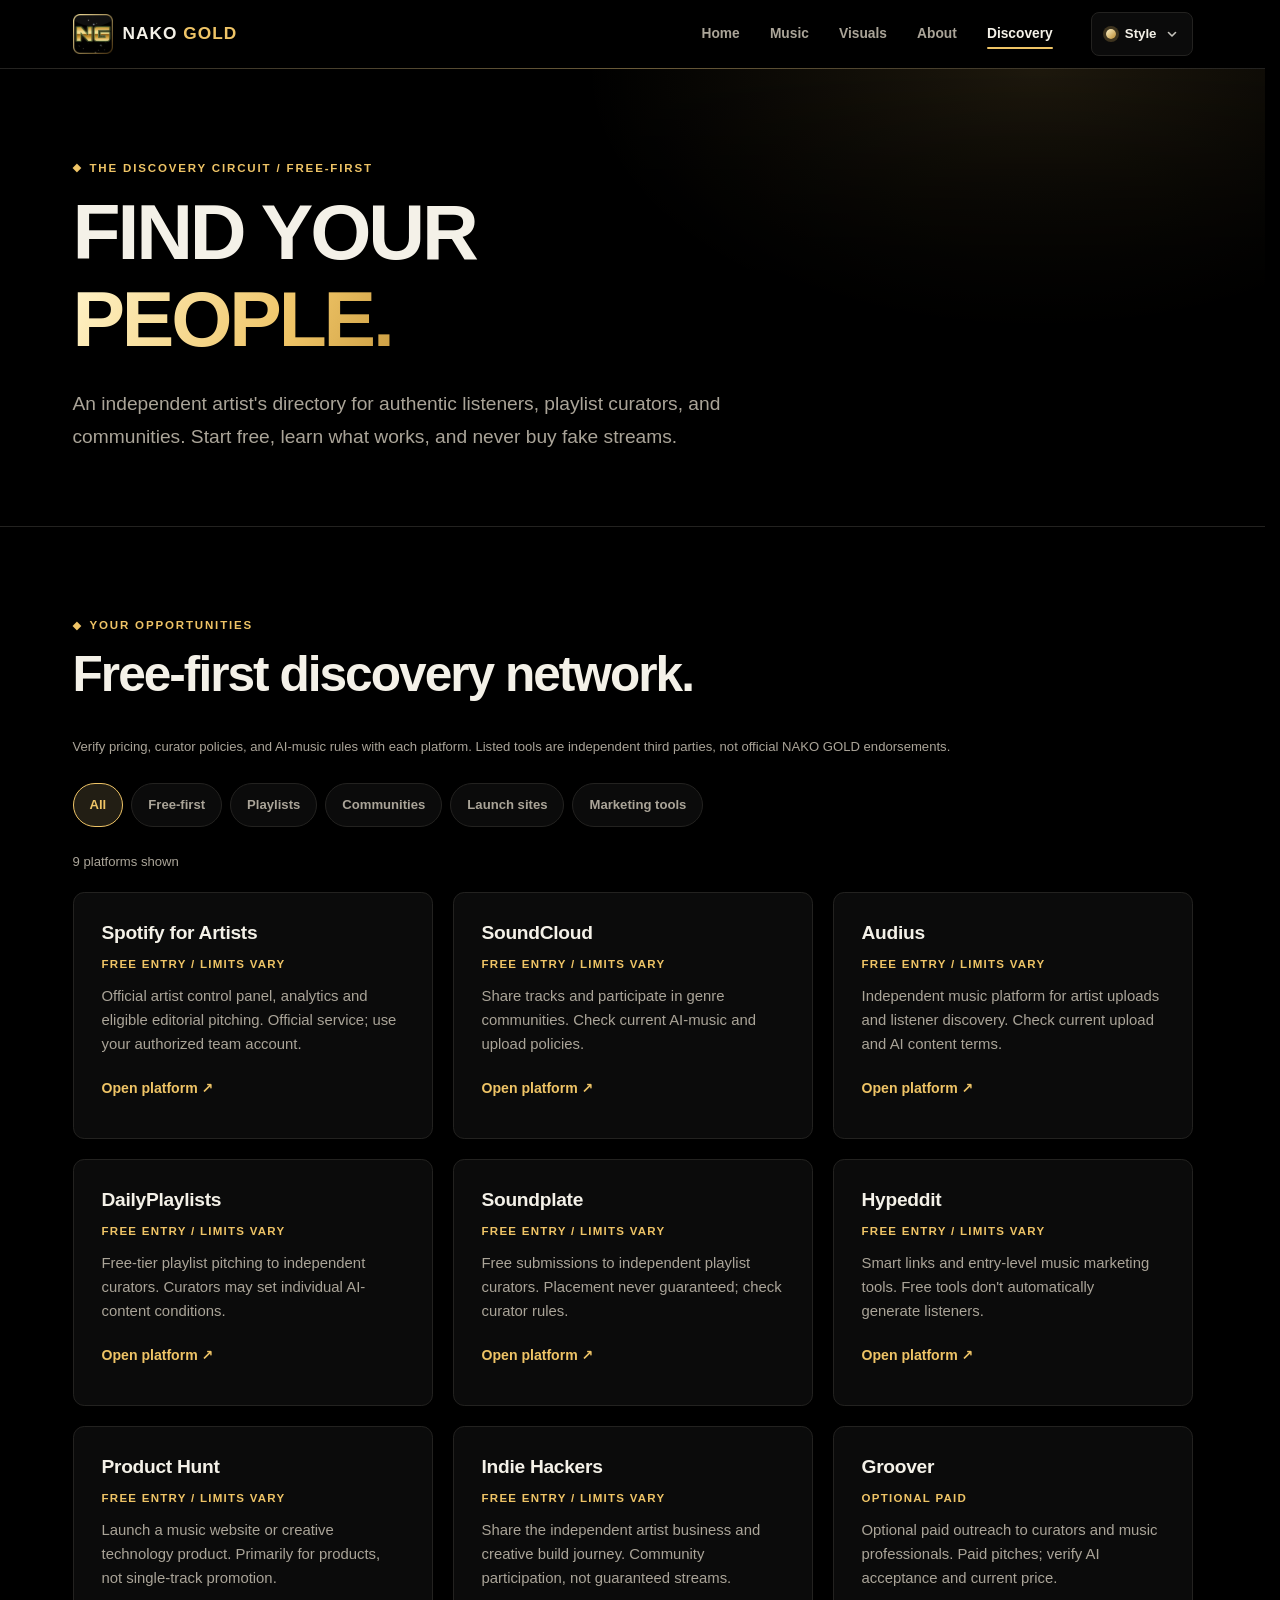
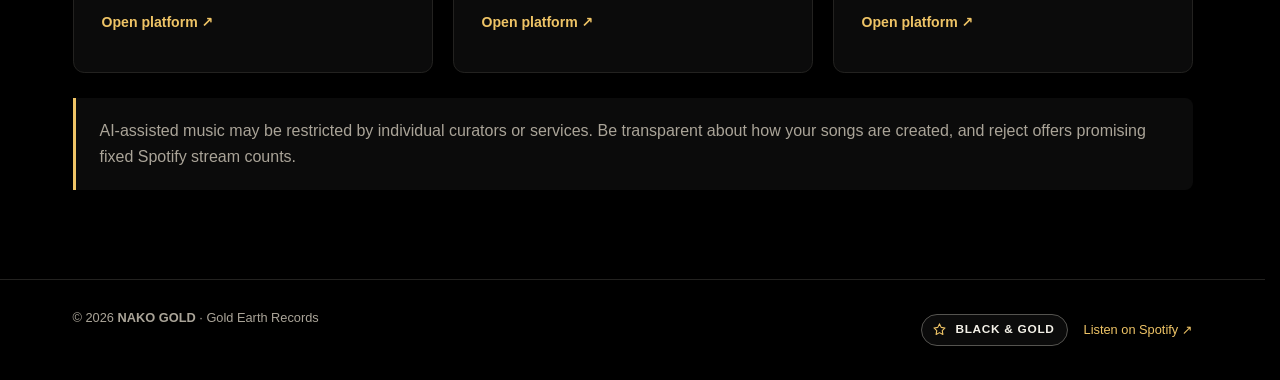
<file: marketing.html>
<!doctype html><html lang="en" data-theme="gold"><head><meta charset="utf-8"><meta name="viewport" content="width=device-width,initial-scale=1"><meta name="theme-color" content="#000000"><meta name="description" content="Free-first music promotion and discovery directory: Spotify for Artists, playlists, Audius, SoundCloud, launch communities and more."><meta name="author" content="NAKO GOLD · Gold Earth Records"><meta name="keywords" content="NAKO GOLD, electronic dance music, trance, house music, EDM, euphoric trance, dance music, Gold Earth Records"><title>Free Music Discovery Partners | NAKO GOLD</title><link rel="canonical" href="https://sukonik.github.io/nakogold/marketing.html"><meta property="og:type" content="website"><meta property="og:site_name" content="NAKO GOLD"><meta property="og:title" content="Free Music Discovery Partners | NAKO GOLD"><meta property="og:description" content="Free-first music promotion and discovery directory: Spotify for Artists, playlists, Audius, SoundCloud, launch communities and more."><meta property="og:image" content="https://sukonik.github.io/nakogold/assets/brand/og-card.png"><meta property="og:url" content="https://sukonik.github.io/nakogold/marketing.html"><meta name="twitter:card" content="summary_large_image"><meta name="twitter:title" content="Free Music Discovery Partners | NAKO GOLD"><meta name="twitter:description" content="Free-first music promotion and discovery directory: Spotify for Artists, playlists, Audius, SoundCloud, launch communities and more."><meta name="twitter:image" content="https://sukonik.github.io/nakogold/assets/brand/og-card.png"><!--chrome:head--><link rel="icon" href="favicon.ico" sizes="any"><link rel="icon" type="image/png" sizes="16x16" href="assets/icons/favicon-16.png"><link rel="icon" type="image/png" sizes="32x32" href="assets/icons/favicon-32.png"><link rel="icon" type="image/png" sizes="48x48" href="assets/icons/favicon-48.png"><link rel="apple-touch-icon" href="assets/icons/apple-touch-icon.png"><link rel="manifest" href="manifest.webmanifest"><link rel="stylesheet" href="css/v4-tokens.css?v=4.0.0"><link rel="stylesheet" href="css/v4-base.css?v=4.0.0"><link rel="stylesheet" href="css/v4-components.css?v=4.0.0"><link rel="stylesheet" href="css/v4-responsive.css?v=4.0.0"><script>try{const t=localStorage.getItem("nako-theme");if(["gold","trance","house","techno","pulsewave","synthpop","eurodance","nightdrive"].includes(t))document.documentElement.dataset.theme=t}catch(_){}</script><noscript><style>.mobile-panel{visibility:visible;opacity:1;transform:none;position:static}.menu-toggle,.style-wrap{display:none!important}</style></noscript><!--/chrome:head--></head><body><!--chrome:header--><svg width="0" height="0" style="position:absolute" aria-hidden="true" focusable="false"><symbol id="i-headphones" viewBox="0 0 24 24" fill="none" stroke="currentColor" stroke-width="1.8" stroke-linecap="round" stroke-linejoin="round"><path d="M4 15v-3a8 8 0 0 1 16 0v3"/><rect x="3" y="14" width="4" height="7" rx="1.5"/><rect x="17" y="14" width="4" height="7" rx="1.5"/></symbol><symbol id="i-cd" viewBox="0 0 24 24" fill="none" stroke="currentColor" stroke-width="1.8" stroke-linecap="round" stroke-linejoin="round"><circle cx="12" cy="12" r="9"/><circle cx="12" cy="12" r="2.5"/><path d="M12 3a9 9 0 0 1 7 3.4"/></symbol><symbol id="i-star" viewBox="0 0 24 24" fill="none" stroke="currentColor" stroke-width="1.8" stroke-linecap="round" stroke-linejoin="round"><path d="m12 3 2.7 5.6 6.1.9-4.4 4.3 1 6.1L12 17l-5.4 2.9 1-6.1L3.2 9.5l6.1-.9z"/></symbol><symbol id="i-moon" viewBox="0 0 24 24" fill="none" stroke="currentColor" stroke-width="1.8" stroke-linecap="round" stroke-linejoin="round"><path d="M20 14.5A8.5 8.5 0 1 1 9.5 4a7 7 0 0 0 10.5 10.5z"/></symbol><symbol id="i-planet" viewBox="0 0 24 24" fill="none" stroke="currentColor" stroke-width="1.8" stroke-linecap="round" stroke-linejoin="round"><circle cx="12" cy="12" r="5"/><ellipse cx="12" cy="12" rx="10" ry="3.5" transform="rotate(-20 12 12)"/></symbol><symbol id="i-wave" viewBox="0 0 24 24" fill="none" stroke="currentColor" stroke-width="1.8" stroke-linecap="round" stroke-linejoin="round"><path d="M3 12h2l2-6 3 12 3-9 2 6 2-3h4"/></symbol><symbol id="i-sparkle" viewBox="0 0 24 24" fill="none" stroke="currentColor" stroke-width="1.8" stroke-linecap="round" stroke-linejoin="round"><path d="M12 3v5M12 16v5M3 12h5M16 12h5M6.2 6.2l2.6 2.6M15.2 15.2l2.6 2.6M17.8 6.2l-2.6 2.6M8.8 15.2l-2.6 2.6"/></symbol><symbol id="i-bolt" viewBox="0 0 24 24" fill="none" stroke="currentColor" stroke-width="1.8" stroke-linecap="round" stroke-linejoin="round"><path d="M13 3 5 13h6l-1 8 8-10h-6z"/></symbol></svg><a class="skip-link" href="#main">Skip to content</a>
<header class="site-header" data-header>
<div class="container nav-shell">
<a class="brand" href="index.html" aria-label="NAKO GOLD home"><img src="assets/brand/ng-tile-192.webp" width="40" height="40" alt=""><span>NAKO <strong>GOLD</strong></span></a>
<nav class="primary-nav" aria-label="Primary"><a href="index.html">Home</a><a href="music.html">Music</a><a href="visuals.html">Visuals</a><a href="about.html">About</a><a href="marketing.html" aria-current="page">Discovery</a></nav>
<div class="header-controls">
<div class="style-wrap">
<button type="button" class="style-toggle" data-style-toggle aria-haspopup="menu" aria-controls="style-options" aria-expanded="false"><span class="style-dot" aria-hidden="true"></span><span>Style</span><svg class="chevron" aria-hidden="true" viewBox="0 0 12 12" width="12" height="12"><path d="m2.5 4.5 3.5 3.5 3.5-3.5" fill="none" stroke="currentColor" stroke-width="1.6" stroke-linecap="round" stroke-linejoin="round"/></svg></button>
<div class="style-popover" id="style-options" role="menu" aria-label="Site style"><p class="menu-eyebrow">Style <span aria-hidden="true">·</span> <span data-style-current>Black &amp; Gold</span></p><div class="style-options"><button type="button" class="theme-option" role="menuitemradio" data-theme-choice="gold" aria-checked="true" style="--swatch:linear-gradient(135deg,#fff3c8,#b98a30)"><span class="swatch" aria-hidden="true"></span><span class="theme-name">Black &amp; Gold</span><svg class="picked" aria-hidden="true" viewBox="0 0 16 16" width="14" height="14"><path d="m3.5 8.5 3 3 6-7" fill="none" stroke="currentColor" stroke-width="2" stroke-linecap="round" stroke-linejoin="round"/></svg></button><button type="button" class="theme-option" role="menuitemradio" data-theme-choice="trance" aria-checked="false" style="--swatch:linear-gradient(135deg,#e2f9ff,#6f8cff)"><span class="swatch" aria-hidden="true"></span><span class="theme-name">Trance</span><svg class="picked" aria-hidden="true" viewBox="0 0 16 16" width="14" height="14"><path d="m3.5 8.5 3 3 6-7" fill="none" stroke="currentColor" stroke-width="2" stroke-linecap="round" stroke-linejoin="round"/></svg></button><button type="button" class="theme-option" role="menuitemradio" data-theme-choice="house" aria-checked="false" style="--swatch:linear-gradient(135deg,#ffe6c6,#ff7a4a)"><span class="swatch" aria-hidden="true"></span><span class="theme-name">House</span><svg class="picked" aria-hidden="true" viewBox="0 0 16 16" width="14" height="14"><path d="m3.5 8.5 3 3 6-7" fill="none" stroke="currentColor" stroke-width="2" stroke-linecap="round" stroke-linejoin="round"/></svg></button><button type="button" class="theme-option" role="menuitemradio" data-theme-choice="techno" aria-checked="false" style="--swatch:linear-gradient(135deg,#f1ffc9,#6fe03c)"><span class="swatch" aria-hidden="true"></span><span class="theme-name">Techno</span><svg class="picked" aria-hidden="true" viewBox="0 0 16 16" width="14" height="14"><path d="m3.5 8.5 3 3 6-7" fill="none" stroke="currentColor" stroke-width="2" stroke-linecap="round" stroke-linejoin="round"/></svg></button><button type="button" class="theme-option" role="menuitemradio" data-theme-choice="pulsewave" aria-checked="false" style="--swatch:linear-gradient(135deg,#dfe9ff,#6a63ff)"><span class="swatch" aria-hidden="true"></span><span class="theme-name">PulseWave</span><svg class="picked" aria-hidden="true" viewBox="0 0 16 16" width="14" height="14"><path d="m3.5 8.5 3 3 6-7" fill="none" stroke="currentColor" stroke-width="2" stroke-linecap="round" stroke-linejoin="round"/></svg></button><button type="button" class="theme-option" role="menuitemradio" data-theme-choice="synthpop" aria-checked="false" style="--swatch:linear-gradient(135deg,#ffdcf3,#b86bff)"><span class="swatch" aria-hidden="true"></span><span class="theme-name">SynthPop</span><svg class="picked" aria-hidden="true" viewBox="0 0 16 16" width="14" height="14"><path d="m3.5 8.5 3 3 6-7" fill="none" stroke="currentColor" stroke-width="2" stroke-linecap="round" stroke-linejoin="round"/></svg></button><button type="button" class="theme-option" role="menuitemradio" data-theme-choice="eurodance" aria-checked="false" style="--swatch:linear-gradient(135deg,#fff7c6,#ffb23c)"><span class="swatch" aria-hidden="true"></span><span class="theme-name">EuroDance</span><svg class="picked" aria-hidden="true" viewBox="0 0 16 16" width="14" height="14"><path d="m3.5 8.5 3 3 6-7" fill="none" stroke="currentColor" stroke-width="2" stroke-linecap="round" stroke-linejoin="round"/></svg></button><button type="button" class="theme-option" role="menuitemradio" data-theme-choice="nightdrive" aria-checked="false" style="--swatch:linear-gradient(135deg,#ffc9d5,#c44cff)"><span class="swatch" aria-hidden="true"></span><span class="theme-name">NightDrive</span><svg class="picked" aria-hidden="true" viewBox="0 0 16 16" width="14" height="14"><path d="m3.5 8.5 3 3 6-7" fill="none" stroke="currentColor" stroke-width="2" stroke-linecap="round" stroke-linejoin="round"/></svg></button></div></div>
</div>
<button type="button" class="menu-toggle" data-menu-toggle aria-label="Open navigation menu" aria-controls="mobile-menu" aria-expanded="false"><span class="burger" aria-hidden="true"><i></i><i></i><i></i></span></button>
</div>
</div>
<div id="mobile-menu" class="mobile-panel"><div class="container"><nav class="rack" aria-label="Mobile"><a href="index.html"><span class="led" aria-hidden="true"></span><span>Home</span><span class="unit-id" aria-hidden="true"></span><span class="unit-live" aria-hidden="true">Online</span></a><a href="music.html"><span class="led" aria-hidden="true"></span><span>Music</span><span class="unit-id" aria-hidden="true"></span><span class="unit-live" aria-hidden="true">Online</span></a><a href="visuals.html"><span class="led" aria-hidden="true"></span><span>Visuals</span><span class="unit-id" aria-hidden="true"></span><span class="unit-live" aria-hidden="true">Online</span></a><a href="about.html"><span class="led" aria-hidden="true"></span><span>About</span><span class="unit-id" aria-hidden="true"></span><span class="unit-live" aria-hidden="true">Online</span></a><a href="marketing.html" aria-current="page"><span class="led" aria-hidden="true"></span><span>Discovery</span><span class="unit-id" aria-hidden="true"></span><span class="unit-live" aria-hidden="true">Online</span></a><div class="rack-style"><button type="button" class="rack-toggle" data-mstyle-toggle aria-expanded="false" aria-controls="mobile-style-list"><span class="led" aria-hidden="true"></span><span>Style</span><span class="unit-live" data-style-current>Black &amp; Gold</span><svg class="chevron" aria-hidden="true" viewBox="0 0 12 12" width="12" height="12"><path d="m2.5 4.5 3.5 3.5 3.5-3.5" fill="none" stroke="currentColor" stroke-width="1.6" stroke-linecap="round" stroke-linejoin="round"/></svg></button><div id="mobile-style-list" class="rack-style-list"><div><div class="style-options" role="group" aria-label="Site style"><button type="button" class="theme-option" data-theme-choice="gold" aria-pressed="true" style="--swatch:linear-gradient(135deg,#fff3c8,#b98a30)"><span class="swatch" aria-hidden="true"></span><span class="theme-name">Black &amp; Gold</span><svg class="picked" aria-hidden="true" viewBox="0 0 16 16" width="14" height="14"><path d="m3.5 8.5 3 3 6-7" fill="none" stroke="currentColor" stroke-width="2" stroke-linecap="round" stroke-linejoin="round"/></svg></button><button type="button" class="theme-option" data-theme-choice="trance" aria-pressed="false" style="--swatch:linear-gradient(135deg,#e2f9ff,#6f8cff)"><span class="swatch" aria-hidden="true"></span><span class="theme-name">Trance</span><svg class="picked" aria-hidden="true" viewBox="0 0 16 16" width="14" height="14"><path d="m3.5 8.5 3 3 6-7" fill="none" stroke="currentColor" stroke-width="2" stroke-linecap="round" stroke-linejoin="round"/></svg></button><button type="button" class="theme-option" data-theme-choice="house" aria-pressed="false" style="--swatch:linear-gradient(135deg,#ffe6c6,#ff7a4a)"><span class="swatch" aria-hidden="true"></span><span class="theme-name">House</span><svg class="picked" aria-hidden="true" viewBox="0 0 16 16" width="14" height="14"><path d="m3.5 8.5 3 3 6-7" fill="none" stroke="currentColor" stroke-width="2" stroke-linecap="round" stroke-linejoin="round"/></svg></button><button type="button" class="theme-option" data-theme-choice="techno" aria-pressed="false" style="--swatch:linear-gradient(135deg,#f1ffc9,#6fe03c)"><span class="swatch" aria-hidden="true"></span><span class="theme-name">Techno</span><svg class="picked" aria-hidden="true" viewBox="0 0 16 16" width="14" height="14"><path d="m3.5 8.5 3 3 6-7" fill="none" stroke="currentColor" stroke-width="2" stroke-linecap="round" stroke-linejoin="round"/></svg></button><button type="button" class="theme-option" data-theme-choice="pulsewave" aria-pressed="false" style="--swatch:linear-gradient(135deg,#dfe9ff,#6a63ff)"><span class="swatch" aria-hidden="true"></span><span class="theme-name">PulseWave</span><svg class="picked" aria-hidden="true" viewBox="0 0 16 16" width="14" height="14"><path d="m3.5 8.5 3 3 6-7" fill="none" stroke="currentColor" stroke-width="2" stroke-linecap="round" stroke-linejoin="round"/></svg></button><button type="button" class="theme-option" data-theme-choice="synthpop" aria-pressed="false" style="--swatch:linear-gradient(135deg,#ffdcf3,#b86bff)"><span class="swatch" aria-hidden="true"></span><span class="theme-name">SynthPop</span><svg class="picked" aria-hidden="true" viewBox="0 0 16 16" width="14" height="14"><path d="m3.5 8.5 3 3 6-7" fill="none" stroke="currentColor" stroke-width="2" stroke-linecap="round" stroke-linejoin="round"/></svg></button><button type="button" class="theme-option" data-theme-choice="eurodance" aria-pressed="false" style="--swatch:linear-gradient(135deg,#fff7c6,#ffb23c)"><span class="swatch" aria-hidden="true"></span><span class="theme-name">EuroDance</span><svg class="picked" aria-hidden="true" viewBox="0 0 16 16" width="14" height="14"><path d="m3.5 8.5 3 3 6-7" fill="none" stroke="currentColor" stroke-width="2" stroke-linecap="round" stroke-linejoin="round"/></svg></button><button type="button" class="theme-option" data-theme-choice="nightdrive" aria-pressed="false" style="--swatch:linear-gradient(135deg,#ffc9d5,#c44cff)"><span class="swatch" aria-hidden="true"></span><span class="theme-name">NightDrive</span><svg class="picked" aria-hidden="true" viewBox="0 0 16 16" width="14" height="14"><path d="m3.5 8.5 3 3 6-7" fill="none" stroke="currentColor" stroke-width="2" stroke-linecap="round" stroke-linejoin="round"/></svg></button></div></div></div></div></nav></div></div>
</header>
<div class="scrim" data-scrim hidden></div>
<p class="sr-only" role="status" aria-live="polite" data-style-live></p><!--/chrome:header--><main id="main"><section class="page-hero"><div class="container"><p class="kicker">The discovery circuit / Free-first</p><h1>FIND YOUR <span class="accent">PEOPLE.</span></h1><p class="lede">An independent artist's directory for authentic listeners, playlist curators, and communities. Start free, learn what works, and never buy fake streams.</p></div></section><section class="section"><div class="container"><div class="section-header"><div><p class="kicker">Your opportunities</p><h2>Free-first discovery network.</h2></div></div><p class="fineprint">Verify pricing, curator policies, and AI-music rules with each platform. Listed tools are independent third parties, not official NAKO GOLD endorsements.</p><div id="discovery-filters" class="filters" role="group" aria-label="Filter music marketing platforms" hidden><button class="filter" type="button" data-filter="all" aria-pressed="true">All</button><button class="filter" type="button" data-filter="free" aria-pressed="false">Free-first</button><button class="filter" type="button" data-filter="playlist" aria-pressed="false">Playlists</button><button class="filter" type="button" data-filter="community" aria-pressed="false">Communities</button><button class="filter" type="button" data-filter="launch" aria-pressed="false">Launch sites</button><button class="filter" type="button" data-filter="tools" aria-pressed="false">Marketing tools</button></div><p id="discovery-count" class="fineprint" aria-live="polite"></p><div class="grid directory" id="discovery-grid"><article class="card" data-category="artist" data-cost="free"><div class="card-body"><h3>Spotify for Artists</h3><span class="status">Free entry / limits vary</span><p>Official artist control panel, analytics and eligible editorial pitching. Official service; use your authorized team account.</p><a class="link" href="https://artists.spotify.com/" target="_blank" rel="noopener noreferrer">Open platform ↗</a></div></article><article class="card" data-category="community" data-cost="free"><div class="card-body"><h3>SoundCloud</h3><span class="status">Free entry / limits vary</span><p>Share tracks and participate in genre communities. Check current AI-music and upload policies.</p><a class="link" href="https://soundcloud.com/" target="_blank" rel="noopener noreferrer">Open platform ↗</a></div></article><article class="card" data-category="community" data-cost="free"><div class="card-body"><h3>Audius</h3><span class="status">Free entry / limits vary</span><p>Independent music platform for artist uploads and listener discovery. Check current upload and AI content terms.</p><a class="link" href="https://audius.co/" target="_blank" rel="noopener noreferrer">Open platform ↗</a></div></article><article class="card" data-category="playlist" data-cost="free"><div class="card-body"><h3>DailyPlaylists</h3><span class="status">Free entry / limits vary</span><p>Free-tier playlist pitching to independent curators. Curators may set individual AI-content conditions.</p><a class="link" href="https://dailyplaylists.com/" target="_blank" rel="noopener noreferrer">Open platform ↗</a></div></article><article class="card" data-category="playlist" data-cost="free"><div class="card-body"><h3>Soundplate</h3><span class="status">Free entry / limits vary</span><p>Free submissions to independent playlist curators. Placement never guaranteed; check curator rules.</p><a class="link" href="https://play.soundplate.com/" target="_blank" rel="noopener noreferrer">Open platform ↗</a></div></article><article class="card" data-category="tools" data-cost="free"><div class="card-body"><h3>Hypeddit</h3><span class="status">Free entry / limits vary</span><p>Smart links and entry-level music marketing tools. Free tools don't automatically generate listeners.</p><a class="link" href="https://hypeddit.com/" target="_blank" rel="noopener noreferrer">Open platform ↗</a></div></article><article class="card" data-category="launch" data-cost="free"><div class="card-body"><h3>Product Hunt</h3><span class="status">Free entry / limits vary</span><p>Launch a music website or creative technology product. Primarily for products, not single-track promotion.</p><a class="link" href="https://www.producthunt.com/" target="_blank" rel="noopener noreferrer">Open platform ↗</a></div></article><article class="card" data-category="launch" data-cost="free"><div class="card-body"><h3>Indie Hackers</h3><span class="status">Free entry / limits vary</span><p>Share the independent artist business and creative build journey. Community participation, not guaranteed streams.</p><a class="link" href="https://www.indiehackers.com/" target="_blank" rel="noopener noreferrer">Open platform ↗</a></div></article><article class="card" data-category="playlist" data-cost="paid"><div class="card-body"><h3>Groover</h3><span class="status">Optional paid</span><p>Optional paid outreach to curators and music professionals. Paid pitches; verify AI acceptance and current price.</p><a class="link" href="https://groover.co/" target="_blank" rel="noopener noreferrer">Open platform ↗</a></div></article></div><div class="callout">AI-assisted music may be restricted by individual curators or services. Be transparent about how your songs are created, and reject offers promising fixed Spotify stream counts.</div></div></section></main><!--chrome:footer--><footer class="footer"><div class="container footer-inner"><span>© 2026 <strong>NAKO GOLD</strong> · Gold Earth Records</span><span class="footer-end"><span class="badge badge-genre"><svg class="ico" data-for="gold" aria-hidden="true"><use href="#i-star"/></svg><svg class="ico" data-for="trance" aria-hidden="true"><use href="#i-moon"/></svg><svg class="ico" data-for="house" aria-hidden="true"><use href="#i-cd"/></svg><svg class="ico" data-for="techno" aria-hidden="true"><use href="#i-bolt"/></svg><svg class="ico" data-for="pulsewave" aria-hidden="true"><use href="#i-wave"/></svg><svg class="ico" data-for="synthpop" aria-hidden="true"><use href="#i-headphones"/></svg><svg class="ico" data-for="eurodance" aria-hidden="true"><use href="#i-sparkle"/></svg><svg class="ico" data-for="nightdrive" aria-hidden="true"><use href="#i-planet"/></svg><span data-style-current>Black &amp; Gold</span></span><a href="https://open.spotify.com/artist/6n4s5S0cGiMsW4oJvIwU2L" target="_blank" rel="noopener noreferrer">Listen on Spotify ↗</a></span></div></footer>
<script defer src="assets/v4.js?v=4.0.0"></script><!--/chrome:footer--></body></html>
</file>
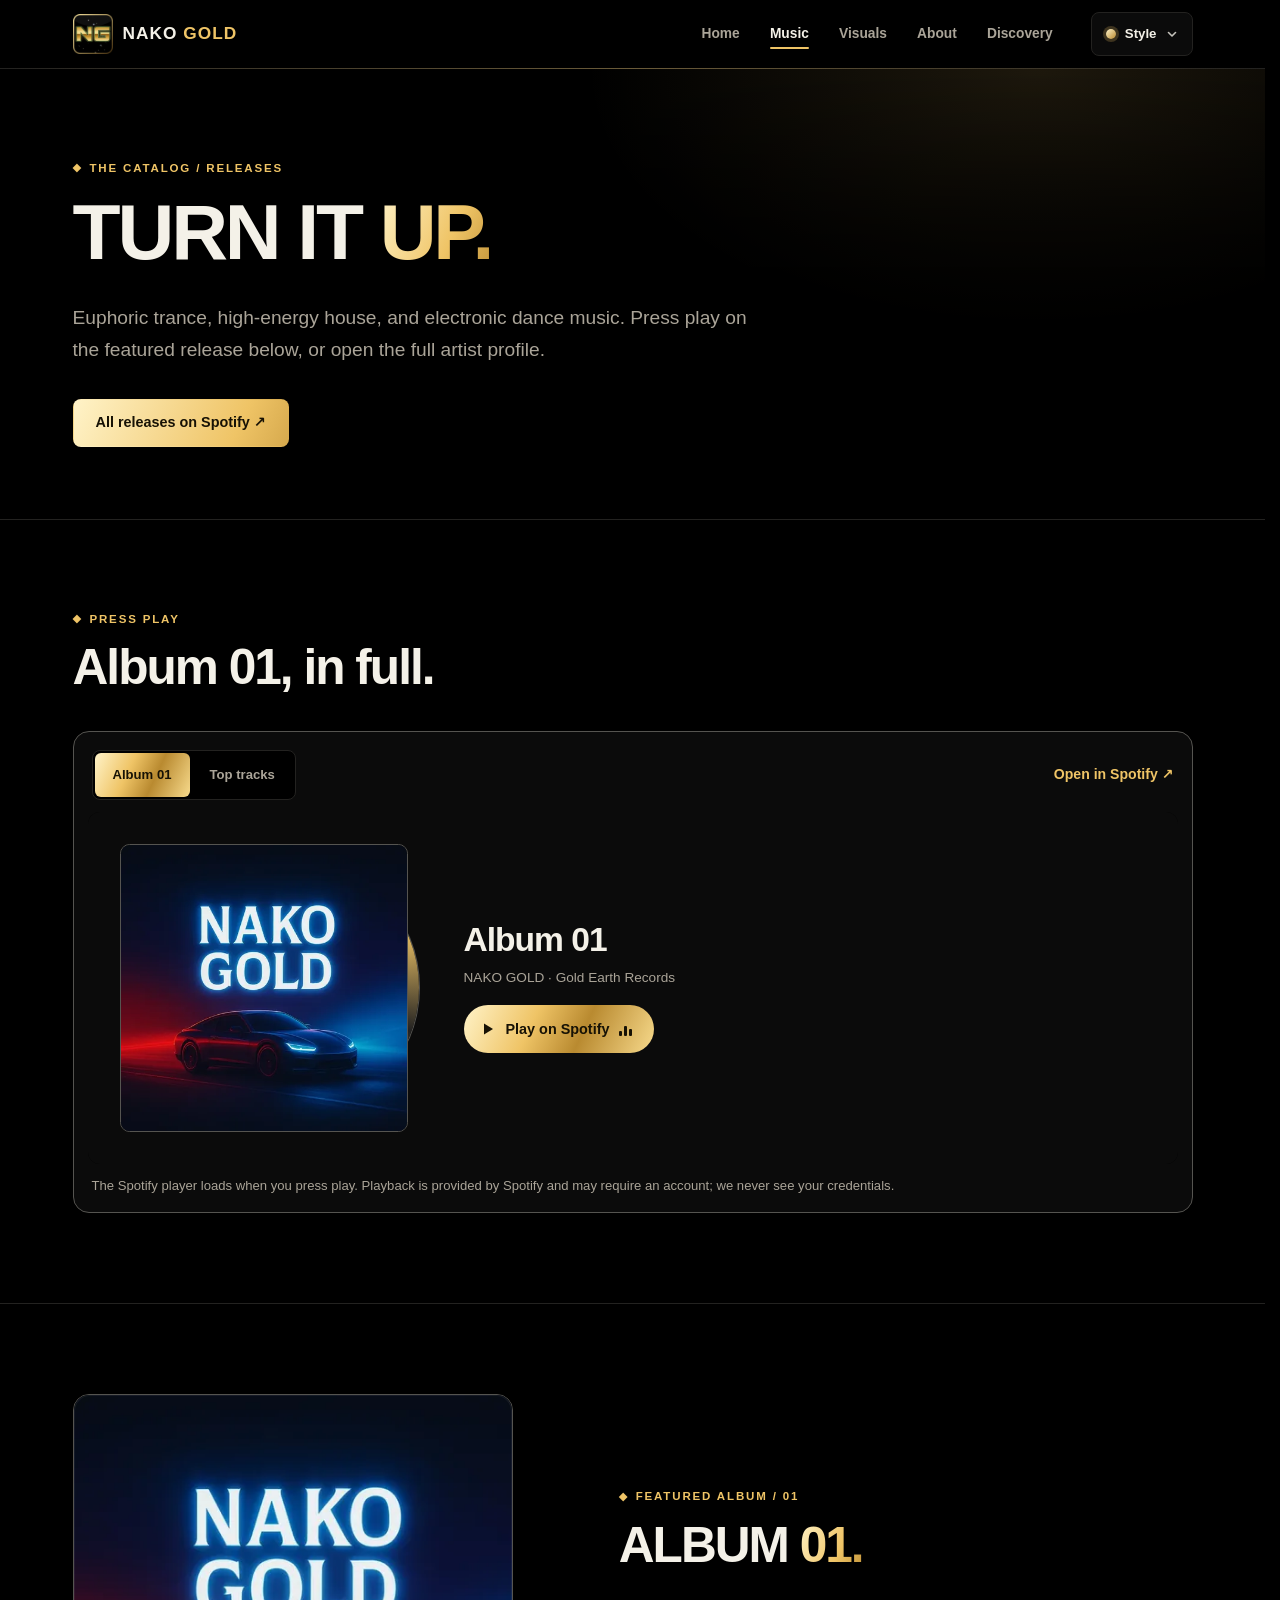
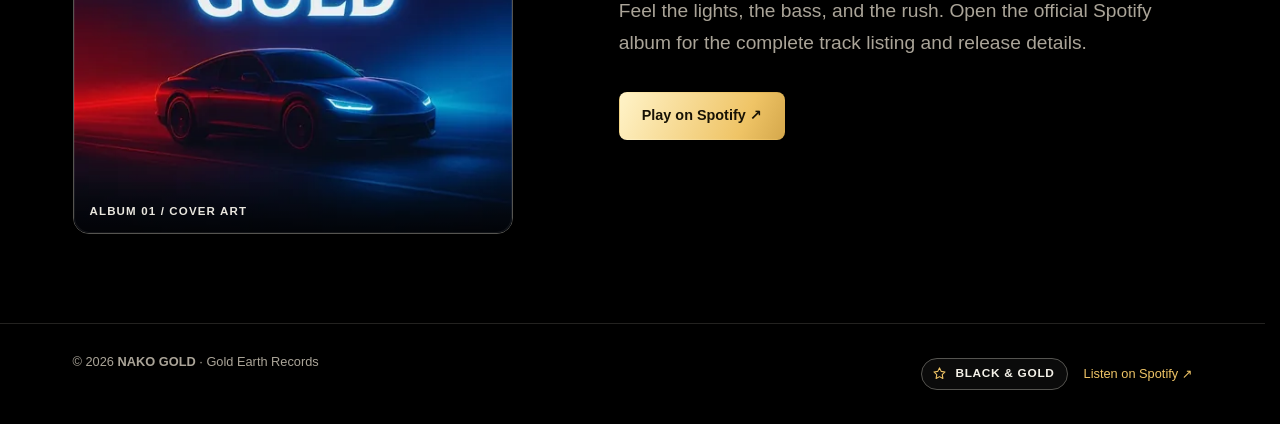
<file: music.html>
<!doctype html><html lang="en" data-theme="gold"><head><meta charset="utf-8"><meta name="viewport" content="width=device-width,initial-scale=1"><meta name="theme-color" content="#000000"><meta name="description" content="Listen to NAKO GOLD: euphoric trance, dance-floor house, soaring melodies and electronic music. Hear Album 01 on Spotify."><meta name="author" content="NAKO GOLD · Gold Earth Records"><meta name="keywords" content="NAKO GOLD, electronic dance music, trance, house music, EDM, euphoric trance, dance music, Gold Earth Records"><title>Music & Releases | NAKO GOLD</title><link rel="canonical" href="https://sukonik.github.io/nakogold/music.html"><meta property="og:type" content="website"><meta property="og:site_name" content="NAKO GOLD"><meta property="og:title" content="Music & Releases | NAKO GOLD"><meta property="og:description" content="Listen to NAKO GOLD: euphoric trance, dance-floor house, soaring melodies and electronic music. Hear Album 01 on Spotify."><meta property="og:image" content="https://sukonik.github.io/nakogold/assets/brand/og-card.png"><meta property="og:url" content="https://sukonik.github.io/nakogold/music.html"><meta name="twitter:card" content="summary_large_image"><meta name="twitter:title" content="Music & Releases | NAKO GOLD"><meta name="twitter:description" content="Listen to NAKO GOLD: euphoric trance, dance-floor house, soaring melodies and electronic music. Hear Album 01 on Spotify."><meta name="twitter:image" content="https://sukonik.github.io/nakogold/assets/brand/og-card.png"><!--chrome:head--><link rel="icon" href="favicon.ico" sizes="any"><link rel="icon" type="image/png" sizes="16x16" href="assets/icons/favicon-16.png"><link rel="icon" type="image/png" sizes="32x32" href="assets/icons/favicon-32.png"><link rel="icon" type="image/png" sizes="48x48" href="assets/icons/favicon-48.png"><link rel="apple-touch-icon" href="assets/icons/apple-touch-icon.png"><link rel="manifest" href="manifest.webmanifest"><link rel="stylesheet" href="css/v4-tokens.css?v=4.0.0"><link rel="stylesheet" href="css/v4-base.css?v=4.0.0"><link rel="stylesheet" href="css/v4-components.css?v=4.0.0"><link rel="stylesheet" href="css/v4-responsive.css?v=4.0.0"><script>try{const t=localStorage.getItem("nako-theme");if(["gold","trance","house","techno","pulsewave","synthpop","eurodance","nightdrive"].includes(t))document.documentElement.dataset.theme=t}catch(_){}</script><noscript><style>.mobile-panel{visibility:visible;opacity:1;transform:none;position:static}.menu-toggle,.style-wrap{display:none!important}</style></noscript><!--/chrome:head--></head><body><!--chrome:header--><svg width="0" height="0" style="position:absolute" aria-hidden="true" focusable="false"><symbol id="i-headphones" viewBox="0 0 24 24" fill="none" stroke="currentColor" stroke-width="1.8" stroke-linecap="round" stroke-linejoin="round"><path d="M4 15v-3a8 8 0 0 1 16 0v3"/><rect x="3" y="14" width="4" height="7" rx="1.5"/><rect x="17" y="14" width="4" height="7" rx="1.5"/></symbol><symbol id="i-cd" viewBox="0 0 24 24" fill="none" stroke="currentColor" stroke-width="1.8" stroke-linecap="round" stroke-linejoin="round"><circle cx="12" cy="12" r="9"/><circle cx="12" cy="12" r="2.5"/><path d="M12 3a9 9 0 0 1 7 3.4"/></symbol><symbol id="i-star" viewBox="0 0 24 24" fill="none" stroke="currentColor" stroke-width="1.8" stroke-linecap="round" stroke-linejoin="round"><path d="m12 3 2.7 5.6 6.1.9-4.4 4.3 1 6.1L12 17l-5.4 2.9 1-6.1L3.2 9.5l6.1-.9z"/></symbol><symbol id="i-moon" viewBox="0 0 24 24" fill="none" stroke="currentColor" stroke-width="1.8" stroke-linecap="round" stroke-linejoin="round"><path d="M20 14.5A8.5 8.5 0 1 1 9.5 4a7 7 0 0 0 10.5 10.5z"/></symbol><symbol id="i-planet" viewBox="0 0 24 24" fill="none" stroke="currentColor" stroke-width="1.8" stroke-linecap="round" stroke-linejoin="round"><circle cx="12" cy="12" r="5"/><ellipse cx="12" cy="12" rx="10" ry="3.5" transform="rotate(-20 12 12)"/></symbol><symbol id="i-wave" viewBox="0 0 24 24" fill="none" stroke="currentColor" stroke-width="1.8" stroke-linecap="round" stroke-linejoin="round"><path d="M3 12h2l2-6 3 12 3-9 2 6 2-3h4"/></symbol><symbol id="i-sparkle" viewBox="0 0 24 24" fill="none" stroke="currentColor" stroke-width="1.8" stroke-linecap="round" stroke-linejoin="round"><path d="M12 3v5M12 16v5M3 12h5M16 12h5M6.2 6.2l2.6 2.6M15.2 15.2l2.6 2.6M17.8 6.2l-2.6 2.6M8.8 15.2l-2.6 2.6"/></symbol><symbol id="i-bolt" viewBox="0 0 24 24" fill="none" stroke="currentColor" stroke-width="1.8" stroke-linecap="round" stroke-linejoin="round"><path d="M13 3 5 13h6l-1 8 8-10h-6z"/></symbol></svg><a class="skip-link" href="#main">Skip to content</a>
<header class="site-header" data-header>
<div class="container nav-shell">
<a class="brand" href="index.html" aria-label="NAKO GOLD home"><img src="assets/brand/ng-tile-192.webp" width="40" height="40" alt=""><span>NAKO <strong>GOLD</strong></span></a>
<nav class="primary-nav" aria-label="Primary"><a href="index.html">Home</a><a href="music.html" aria-current="page">Music</a><a href="visuals.html">Visuals</a><a href="about.html">About</a><a href="marketing.html">Discovery</a></nav>
<div class="header-controls">
<div class="style-wrap">
<button type="button" class="style-toggle" data-style-toggle aria-haspopup="menu" aria-controls="style-options" aria-expanded="false"><span class="style-dot" aria-hidden="true"></span><span>Style</span><svg class="chevron" aria-hidden="true" viewBox="0 0 12 12" width="12" height="12"><path d="m2.5 4.5 3.5 3.5 3.5-3.5" fill="none" stroke="currentColor" stroke-width="1.6" stroke-linecap="round" stroke-linejoin="round"/></svg></button>
<div class="style-popover" id="style-options" role="menu" aria-label="Site style"><p class="menu-eyebrow">Style <span aria-hidden="true">·</span> <span data-style-current>Black &amp; Gold</span></p><div class="style-options"><button type="button" class="theme-option" role="menuitemradio" data-theme-choice="gold" aria-checked="true" style="--swatch:linear-gradient(135deg,#fff3c8,#b98a30)"><span class="swatch" aria-hidden="true"></span><span class="theme-name">Black &amp; Gold</span><svg class="picked" aria-hidden="true" viewBox="0 0 16 16" width="14" height="14"><path d="m3.5 8.5 3 3 6-7" fill="none" stroke="currentColor" stroke-width="2" stroke-linecap="round" stroke-linejoin="round"/></svg></button><button type="button" class="theme-option" role="menuitemradio" data-theme-choice="trance" aria-checked="false" style="--swatch:linear-gradient(135deg,#e2f9ff,#6f8cff)"><span class="swatch" aria-hidden="true"></span><span class="theme-name">Trance</span><svg class="picked" aria-hidden="true" viewBox="0 0 16 16" width="14" height="14"><path d="m3.5 8.5 3 3 6-7" fill="none" stroke="currentColor" stroke-width="2" stroke-linecap="round" stroke-linejoin="round"/></svg></button><button type="button" class="theme-option" role="menuitemradio" data-theme-choice="house" aria-checked="false" style="--swatch:linear-gradient(135deg,#ffe6c6,#ff7a4a)"><span class="swatch" aria-hidden="true"></span><span class="theme-name">House</span><svg class="picked" aria-hidden="true" viewBox="0 0 16 16" width="14" height="14"><path d="m3.5 8.5 3 3 6-7" fill="none" stroke="currentColor" stroke-width="2" stroke-linecap="round" stroke-linejoin="round"/></svg></button><button type="button" class="theme-option" role="menuitemradio" data-theme-choice="techno" aria-checked="false" style="--swatch:linear-gradient(135deg,#f1ffc9,#6fe03c)"><span class="swatch" aria-hidden="true"></span><span class="theme-name">Techno</span><svg class="picked" aria-hidden="true" viewBox="0 0 16 16" width="14" height="14"><path d="m3.5 8.5 3 3 6-7" fill="none" stroke="currentColor" stroke-width="2" stroke-linecap="round" stroke-linejoin="round"/></svg></button><button type="button" class="theme-option" role="menuitemradio" data-theme-choice="pulsewave" aria-checked="false" style="--swatch:linear-gradient(135deg,#dfe9ff,#6a63ff)"><span class="swatch" aria-hidden="true"></span><span class="theme-name">PulseWave</span><svg class="picked" aria-hidden="true" viewBox="0 0 16 16" width="14" height="14"><path d="m3.5 8.5 3 3 6-7" fill="none" stroke="currentColor" stroke-width="2" stroke-linecap="round" stroke-linejoin="round"/></svg></button><button type="button" class="theme-option" role="menuitemradio" data-theme-choice="synthpop" aria-checked="false" style="--swatch:linear-gradient(135deg,#ffdcf3,#b86bff)"><span class="swatch" aria-hidden="true"></span><span class="theme-name">SynthPop</span><svg class="picked" aria-hidden="true" viewBox="0 0 16 16" width="14" height="14"><path d="m3.5 8.5 3 3 6-7" fill="none" stroke="currentColor" stroke-width="2" stroke-linecap="round" stroke-linejoin="round"/></svg></button><button type="button" class="theme-option" role="menuitemradio" data-theme-choice="eurodance" aria-checked="false" style="--swatch:linear-gradient(135deg,#fff7c6,#ffb23c)"><span class="swatch" aria-hidden="true"></span><span class="theme-name">EuroDance</span><svg class="picked" aria-hidden="true" viewBox="0 0 16 16" width="14" height="14"><path d="m3.5 8.5 3 3 6-7" fill="none" stroke="currentColor" stroke-width="2" stroke-linecap="round" stroke-linejoin="round"/></svg></button><button type="button" class="theme-option" role="menuitemradio" data-theme-choice="nightdrive" aria-checked="false" style="--swatch:linear-gradient(135deg,#ffc9d5,#c44cff)"><span class="swatch" aria-hidden="true"></span><span class="theme-name">NightDrive</span><svg class="picked" aria-hidden="true" viewBox="0 0 16 16" width="14" height="14"><path d="m3.5 8.5 3 3 6-7" fill="none" stroke="currentColor" stroke-width="2" stroke-linecap="round" stroke-linejoin="round"/></svg></button></div></div>
</div>
<button type="button" class="menu-toggle" data-menu-toggle aria-label="Open navigation menu" aria-controls="mobile-menu" aria-expanded="false"><span class="burger" aria-hidden="true"><i></i><i></i><i></i></span></button>
</div>
</div>
<div id="mobile-menu" class="mobile-panel"><div class="container"><nav class="rack" aria-label="Mobile"><a href="index.html"><span class="led" aria-hidden="true"></span><span>Home</span><span class="unit-id" aria-hidden="true"></span><span class="unit-live" aria-hidden="true">Online</span></a><a href="music.html" aria-current="page"><span class="led" aria-hidden="true"></span><span>Music</span><span class="unit-id" aria-hidden="true"></span><span class="unit-live" aria-hidden="true">Online</span></a><a href="visuals.html"><span class="led" aria-hidden="true"></span><span>Visuals</span><span class="unit-id" aria-hidden="true"></span><span class="unit-live" aria-hidden="true">Online</span></a><a href="about.html"><span class="led" aria-hidden="true"></span><span>About</span><span class="unit-id" aria-hidden="true"></span><span class="unit-live" aria-hidden="true">Online</span></a><a href="marketing.html"><span class="led" aria-hidden="true"></span><span>Discovery</span><span class="unit-id" aria-hidden="true"></span><span class="unit-live" aria-hidden="true">Online</span></a><div class="rack-style"><button type="button" class="rack-toggle" data-mstyle-toggle aria-expanded="false" aria-controls="mobile-style-list"><span class="led" aria-hidden="true"></span><span>Style</span><span class="unit-live" data-style-current>Black &amp; Gold</span><svg class="chevron" aria-hidden="true" viewBox="0 0 12 12" width="12" height="12"><path d="m2.5 4.5 3.5 3.5 3.5-3.5" fill="none" stroke="currentColor" stroke-width="1.6" stroke-linecap="round" stroke-linejoin="round"/></svg></button><div id="mobile-style-list" class="rack-style-list"><div><div class="style-options" role="group" aria-label="Site style"><button type="button" class="theme-option" data-theme-choice="gold" aria-pressed="true" style="--swatch:linear-gradient(135deg,#fff3c8,#b98a30)"><span class="swatch" aria-hidden="true"></span><span class="theme-name">Black &amp; Gold</span><svg class="picked" aria-hidden="true" viewBox="0 0 16 16" width="14" height="14"><path d="m3.5 8.5 3 3 6-7" fill="none" stroke="currentColor" stroke-width="2" stroke-linecap="round" stroke-linejoin="round"/></svg></button><button type="button" class="theme-option" data-theme-choice="trance" aria-pressed="false" style="--swatch:linear-gradient(135deg,#e2f9ff,#6f8cff)"><span class="swatch" aria-hidden="true"></span><span class="theme-name">Trance</span><svg class="picked" aria-hidden="true" viewBox="0 0 16 16" width="14" height="14"><path d="m3.5 8.5 3 3 6-7" fill="none" stroke="currentColor" stroke-width="2" stroke-linecap="round" stroke-linejoin="round"/></svg></button><button type="button" class="theme-option" data-theme-choice="house" aria-pressed="false" style="--swatch:linear-gradient(135deg,#ffe6c6,#ff7a4a)"><span class="swatch" aria-hidden="true"></span><span class="theme-name">House</span><svg class="picked" aria-hidden="true" viewBox="0 0 16 16" width="14" height="14"><path d="m3.5 8.5 3 3 6-7" fill="none" stroke="currentColor" stroke-width="2" stroke-linecap="round" stroke-linejoin="round"/></svg></button><button type="button" class="theme-option" data-theme-choice="techno" aria-pressed="false" style="--swatch:linear-gradient(135deg,#f1ffc9,#6fe03c)"><span class="swatch" aria-hidden="true"></span><span class="theme-name">Techno</span><svg class="picked" aria-hidden="true" viewBox="0 0 16 16" width="14" height="14"><path d="m3.5 8.5 3 3 6-7" fill="none" stroke="currentColor" stroke-width="2" stroke-linecap="round" stroke-linejoin="round"/></svg></button><button type="button" class="theme-option" data-theme-choice="pulsewave" aria-pressed="false" style="--swatch:linear-gradient(135deg,#dfe9ff,#6a63ff)"><span class="swatch" aria-hidden="true"></span><span class="theme-name">PulseWave</span><svg class="picked" aria-hidden="true" viewBox="0 0 16 16" width="14" height="14"><path d="m3.5 8.5 3 3 6-7" fill="none" stroke="currentColor" stroke-width="2" stroke-linecap="round" stroke-linejoin="round"/></svg></button><button type="button" class="theme-option" data-theme-choice="synthpop" aria-pressed="false" style="--swatch:linear-gradient(135deg,#ffdcf3,#b86bff)"><span class="swatch" aria-hidden="true"></span><span class="theme-name">SynthPop</span><svg class="picked" aria-hidden="true" viewBox="0 0 16 16" width="14" height="14"><path d="m3.5 8.5 3 3 6-7" fill="none" stroke="currentColor" stroke-width="2" stroke-linecap="round" stroke-linejoin="round"/></svg></button><button type="button" class="theme-option" data-theme-choice="eurodance" aria-pressed="false" style="--swatch:linear-gradient(135deg,#fff7c6,#ffb23c)"><span class="swatch" aria-hidden="true"></span><span class="theme-name">EuroDance</span><svg class="picked" aria-hidden="true" viewBox="0 0 16 16" width="14" height="14"><path d="m3.5 8.5 3 3 6-7" fill="none" stroke="currentColor" stroke-width="2" stroke-linecap="round" stroke-linejoin="round"/></svg></button><button type="button" class="theme-option" data-theme-choice="nightdrive" aria-pressed="false" style="--swatch:linear-gradient(135deg,#ffc9d5,#c44cff)"><span class="swatch" aria-hidden="true"></span><span class="theme-name">NightDrive</span><svg class="picked" aria-hidden="true" viewBox="0 0 16 16" width="14" height="14"><path d="m3.5 8.5 3 3 6-7" fill="none" stroke="currentColor" stroke-width="2" stroke-linecap="round" stroke-linejoin="round"/></svg></button></div></div></div></div></nav></div></div>
</header>
<div class="scrim" data-scrim hidden></div>
<p class="sr-only" role="status" aria-live="polite" data-style-live></p><!--/chrome:header--><main id="main"><section class="page-hero"><div class="container"><p class="kicker">The Catalog / Releases</p><h1>TURN IT <span class="accent">UP.</span></h1><p class="lede">Euphoric trance, high-energy house, and electronic dance music. Press play on the featured release below, or open the full artist profile.</p><div class="btn-row"><a class="button primary" target="_blank" rel="noopener noreferrer" href="https://open.spotify.com/artist/6n4s5S0cGiMsW4oJvIwU2L">All releases on Spotify ↗</a></div></div></section>
<section class="section" id="player"><div class="container"><div class="section-header"><p class="kicker">Press play</p><h2>Album 01, in full.</h2></div><div class="player" data-player><div class="player-head"><div class="player-tabs" role="group" aria-label="Choose player"><button type="button" class="player-tab" data-embed="album/5E4aD14AQmhQ1mmQZN985G" data-poster="assets/images/art/album-01-car-480.webp" data-title="Album 01" data-sub="NAKO GOLD · Gold Earth Records" aria-pressed="true">Album 01</button><button type="button" class="player-tab" data-embed="artist/6n4s5S0cGiMsW4oJvIwU2L" data-poster="assets/images/nako-gold/artist-portrait-480.webp" data-title="Top tracks" data-sub="NAKO GOLD · Most played on Spotify" aria-pressed="false">Top tracks</button></div><a class="link" data-player-link href="https://open.spotify.com/album/5E4aD14AQmhQ1mmQZN985G" target="_blank" rel="noopener noreferrer">Open in Spotify ↗</a></div><div class="player-frame"><button type="button" class="player-poster" data-player-load aria-label="Load the Spotify player"><span class="cover"><span class="disc" aria-hidden="true"></span><img src="assets/images/art/album-01-car-480.webp" alt="" width="288" height="288" decoding="async"></span><span class="poster-copy"><strong>Album 01</strong><small>NAKO GOLD · Gold Earth Records</small><span class="play-btn"><svg aria-hidden="true" viewBox="0 0 16 16" width="16" height="16"><path d="M4 2.5v11l9-5.5z" fill="currentColor"/></svg>Play on Spotify<span class="eq" aria-hidden="true"><i></i><i></i><i></i></span></span></span></button><noscript><iframe title="NAKO GOLD on Spotify" src="https://open.spotify.com/embed/album/5E4aD14AQmhQ1mmQZN985G?utm_source=generator&amp;theme=0" width="100%" height="352" allow="encrypted-media"></iframe></noscript></div><p class="fineprint player-note">The Spotify player loads when you press play. Playback is provided by Spotify and may require an account; we never see your credentials.</p></div></div></section>
<section class="section"><div class="container split"><figure class="frame"><img src="assets/images/art/album-01-car-480.webp" srcset="assets/images/art/album-01-car-480.webp 480w, assets/images/art/album-01-car.webp 800w" sizes="(max-width:700px) 92vw, 440px" alt="Cover art for NAKO GOLD Album 01: neon-lit sports car" width="800" height="800" loading="lazy" decoding="async"><figcaption>Album 01 / Cover art</figcaption></figure><div class="copy"><p class="kicker">Featured album / 01</p><h2>ALBUM <span class="accent">01.</span></h2><p class="lede">Feel the lights, the bass, and the rush. Open the official Spotify album for the complete track listing and release details.</p><div class="btn-row"><a class="button primary" href="https://open.spotify.com/album/5E4aD14AQmhQ1mmQZN985G" target="_blank" rel="noopener noreferrer">Play on Spotify ↗</a></div></div></div></section></main><!--chrome:footer--><footer class="footer"><div class="container footer-inner"><span>© 2026 <strong>NAKO GOLD</strong> · Gold Earth Records</span><span class="footer-end"><span class="badge badge-genre"><svg class="ico" data-for="gold" aria-hidden="true"><use href="#i-star"/></svg><svg class="ico" data-for="trance" aria-hidden="true"><use href="#i-moon"/></svg><svg class="ico" data-for="house" aria-hidden="true"><use href="#i-cd"/></svg><svg class="ico" data-for="techno" aria-hidden="true"><use href="#i-bolt"/></svg><svg class="ico" data-for="pulsewave" aria-hidden="true"><use href="#i-wave"/></svg><svg class="ico" data-for="synthpop" aria-hidden="true"><use href="#i-headphones"/></svg><svg class="ico" data-for="eurodance" aria-hidden="true"><use href="#i-sparkle"/></svg><svg class="ico" data-for="nightdrive" aria-hidden="true"><use href="#i-planet"/></svg><span data-style-current>Black &amp; Gold</span></span><a href="https://open.spotify.com/artist/6n4s5S0cGiMsW4oJvIwU2L" target="_blank" rel="noopener noreferrer">Listen on Spotify ↗</a></span></div></footer>
<script defer src="assets/v4.js?v=4.0.0"></script><!--/chrome:footer--></body></html>
</file>
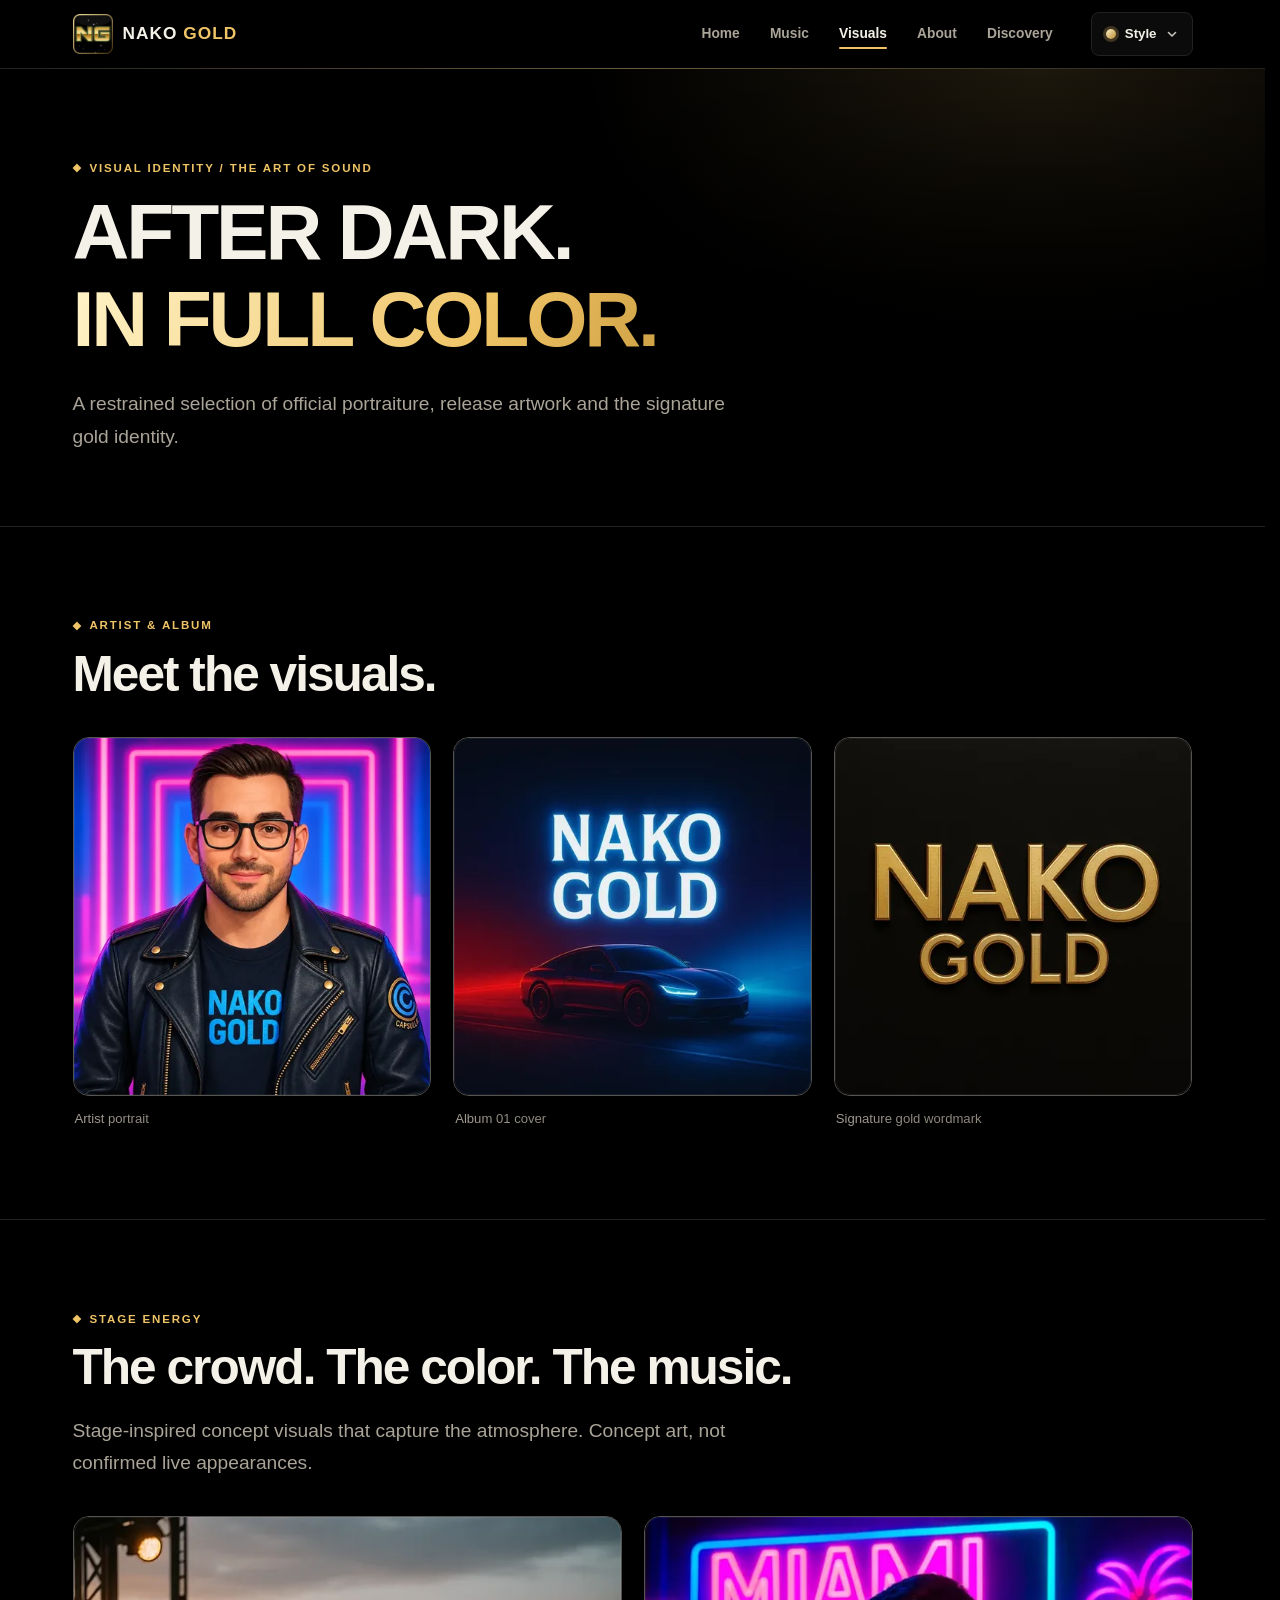
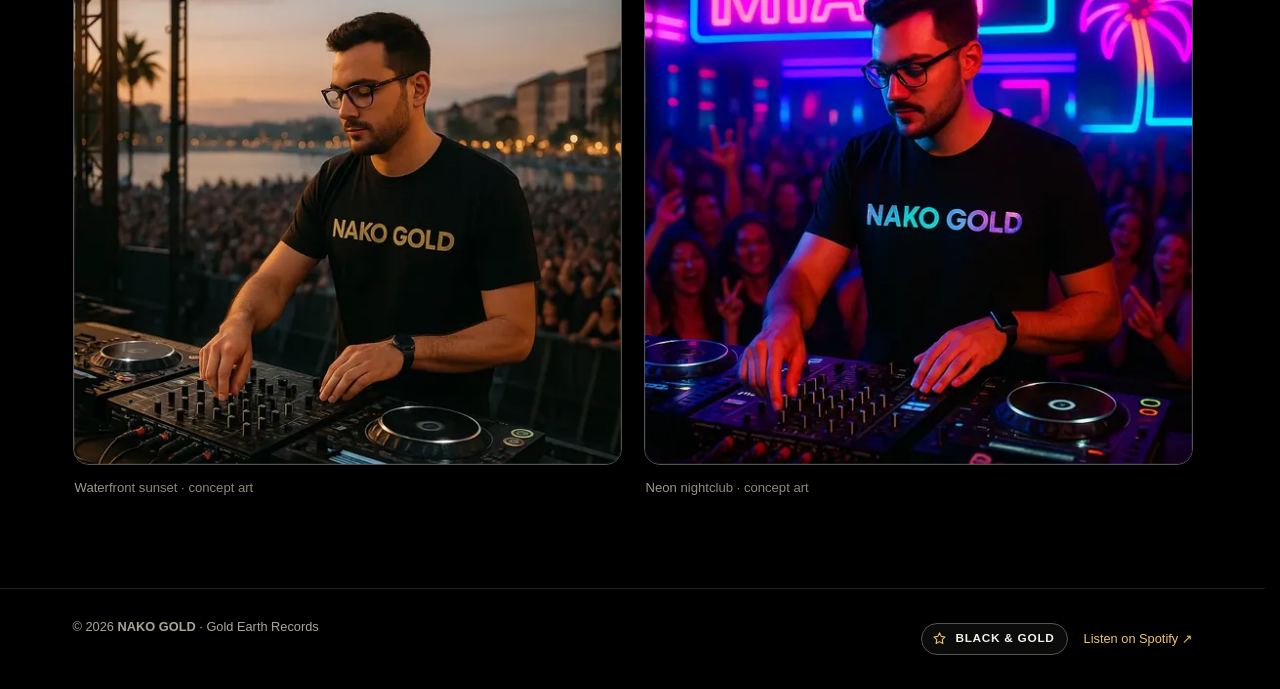
<file: visuals.html>
<!doctype html><html lang="en" data-theme="gold"><head><meta charset="utf-8"><meta name="viewport" content="width=device-width,initial-scale=1"><meta name="theme-color" content="#000000"><meta name="description" content="Explore NAKO GOLD's official artist portrait, album artwork, neon logos, and electronic music concept-performance visuals."><meta name="author" content="NAKO GOLD · Gold Earth Records"><meta name="keywords" content="NAKO GOLD, electronic dance music, trance, house music, EDM, euphoric trance, dance music, Gold Earth Records"><title>Artist Visuals | NAKO GOLD</title><link rel="canonical" href="https://sukonik.github.io/nakogold/visuals.html"><meta property="og:type" content="website"><meta property="og:site_name" content="NAKO GOLD"><meta property="og:title" content="Artist Visuals | NAKO GOLD"><meta property="og:description" content="Explore NAKO GOLD's official artist portrait, album artwork, neon logos, and electronic music concept-performance visuals."><meta property="og:image" content="https://sukonik.github.io/nakogold/assets/brand/og-card.png"><meta property="og:url" content="https://sukonik.github.io/nakogold/visuals.html"><meta name="twitter:card" content="summary_large_image"><meta name="twitter:title" content="Artist Visuals | NAKO GOLD"><meta name="twitter:description" content="Explore NAKO GOLD's official artist portrait, album artwork, neon logos, and electronic music concept-performance visuals."><meta name="twitter:image" content="https://sukonik.github.io/nakogold/assets/brand/og-card.png"><!--chrome:head--><link rel="icon" href="favicon.ico" sizes="any"><link rel="icon" type="image/png" sizes="16x16" href="assets/icons/favicon-16.png"><link rel="icon" type="image/png" sizes="32x32" href="assets/icons/favicon-32.png"><link rel="icon" type="image/png" sizes="48x48" href="assets/icons/favicon-48.png"><link rel="apple-touch-icon" href="assets/icons/apple-touch-icon.png"><link rel="manifest" href="manifest.webmanifest"><link rel="stylesheet" href="css/v4-tokens.css?v=4.0.0"><link rel="stylesheet" href="css/v4-base.css?v=4.0.0"><link rel="stylesheet" href="css/v4-components.css?v=4.0.0"><link rel="stylesheet" href="css/v4-responsive.css?v=4.0.0"><script>try{const t=localStorage.getItem("nako-theme");if(["gold","trance","house","techno","pulsewave","synthpop","eurodance","nightdrive"].includes(t))document.documentElement.dataset.theme=t}catch(_){}</script><noscript><style>.mobile-panel{visibility:visible;opacity:1;transform:none;position:static}.menu-toggle,.style-wrap{display:none!important}</style></noscript><!--/chrome:head--></head><body><!--chrome:header--><svg width="0" height="0" style="position:absolute" aria-hidden="true" focusable="false"><symbol id="i-headphones" viewBox="0 0 24 24" fill="none" stroke="currentColor" stroke-width="1.8" stroke-linecap="round" stroke-linejoin="round"><path d="M4 15v-3a8 8 0 0 1 16 0v3"/><rect x="3" y="14" width="4" height="7" rx="1.5"/><rect x="17" y="14" width="4" height="7" rx="1.5"/></symbol><symbol id="i-cd" viewBox="0 0 24 24" fill="none" stroke="currentColor" stroke-width="1.8" stroke-linecap="round" stroke-linejoin="round"><circle cx="12" cy="12" r="9"/><circle cx="12" cy="12" r="2.5"/><path d="M12 3a9 9 0 0 1 7 3.4"/></symbol><symbol id="i-star" viewBox="0 0 24 24" fill="none" stroke="currentColor" stroke-width="1.8" stroke-linecap="round" stroke-linejoin="round"><path d="m12 3 2.7 5.6 6.1.9-4.4 4.3 1 6.1L12 17l-5.4 2.9 1-6.1L3.2 9.5l6.1-.9z"/></symbol><symbol id="i-moon" viewBox="0 0 24 24" fill="none" stroke="currentColor" stroke-width="1.8" stroke-linecap="round" stroke-linejoin="round"><path d="M20 14.5A8.5 8.5 0 1 1 9.5 4a7 7 0 0 0 10.5 10.5z"/></symbol><symbol id="i-planet" viewBox="0 0 24 24" fill="none" stroke="currentColor" stroke-width="1.8" stroke-linecap="round" stroke-linejoin="round"><circle cx="12" cy="12" r="5"/><ellipse cx="12" cy="12" rx="10" ry="3.5" transform="rotate(-20 12 12)"/></symbol><symbol id="i-wave" viewBox="0 0 24 24" fill="none" stroke="currentColor" stroke-width="1.8" stroke-linecap="round" stroke-linejoin="round"><path d="M3 12h2l2-6 3 12 3-9 2 6 2-3h4"/></symbol><symbol id="i-sparkle" viewBox="0 0 24 24" fill="none" stroke="currentColor" stroke-width="1.8" stroke-linecap="round" stroke-linejoin="round"><path d="M12 3v5M12 16v5M3 12h5M16 12h5M6.2 6.2l2.6 2.6M15.2 15.2l2.6 2.6M17.8 6.2l-2.6 2.6M8.8 15.2l-2.6 2.6"/></symbol><symbol id="i-bolt" viewBox="0 0 24 24" fill="none" stroke="currentColor" stroke-width="1.8" stroke-linecap="round" stroke-linejoin="round"><path d="M13 3 5 13h6l-1 8 8-10h-6z"/></symbol></svg><a class="skip-link" href="#main">Skip to content</a>
<header class="site-header" data-header>
<div class="container nav-shell">
<a class="brand" href="index.html" aria-label="NAKO GOLD home"><img src="assets/brand/ng-tile-192.webp" width="40" height="40" alt=""><span>NAKO <strong>GOLD</strong></span></a>
<nav class="primary-nav" aria-label="Primary"><a href="index.html">Home</a><a href="music.html">Music</a><a href="visuals.html" aria-current="page">Visuals</a><a href="about.html">About</a><a href="marketing.html">Discovery</a></nav>
<div class="header-controls">
<div class="style-wrap">
<button type="button" class="style-toggle" data-style-toggle aria-haspopup="menu" aria-controls="style-options" aria-expanded="false"><span class="style-dot" aria-hidden="true"></span><span>Style</span><svg class="chevron" aria-hidden="true" viewBox="0 0 12 12" width="12" height="12"><path d="m2.5 4.5 3.5 3.5 3.5-3.5" fill="none" stroke="currentColor" stroke-width="1.6" stroke-linecap="round" stroke-linejoin="round"/></svg></button>
<div class="style-popover" id="style-options" role="menu" aria-label="Site style"><p class="menu-eyebrow">Style <span aria-hidden="true">·</span> <span data-style-current>Black &amp; Gold</span></p><div class="style-options"><button type="button" class="theme-option" role="menuitemradio" data-theme-choice="gold" aria-checked="true" style="--swatch:linear-gradient(135deg,#fff3c8,#b98a30)"><span class="swatch" aria-hidden="true"></span><span class="theme-name">Black &amp; Gold</span><svg class="picked" aria-hidden="true" viewBox="0 0 16 16" width="14" height="14"><path d="m3.5 8.5 3 3 6-7" fill="none" stroke="currentColor" stroke-width="2" stroke-linecap="round" stroke-linejoin="round"/></svg></button><button type="button" class="theme-option" role="menuitemradio" data-theme-choice="trance" aria-checked="false" style="--swatch:linear-gradient(135deg,#e2f9ff,#6f8cff)"><span class="swatch" aria-hidden="true"></span><span class="theme-name">Trance</span><svg class="picked" aria-hidden="true" viewBox="0 0 16 16" width="14" height="14"><path d="m3.5 8.5 3 3 6-7" fill="none" stroke="currentColor" stroke-width="2" stroke-linecap="round" stroke-linejoin="round"/></svg></button><button type="button" class="theme-option" role="menuitemradio" data-theme-choice="house" aria-checked="false" style="--swatch:linear-gradient(135deg,#ffe6c6,#ff7a4a)"><span class="swatch" aria-hidden="true"></span><span class="theme-name">House</span><svg class="picked" aria-hidden="true" viewBox="0 0 16 16" width="14" height="14"><path d="m3.5 8.5 3 3 6-7" fill="none" stroke="currentColor" stroke-width="2" stroke-linecap="round" stroke-linejoin="round"/></svg></button><button type="button" class="theme-option" role="menuitemradio" data-theme-choice="techno" aria-checked="false" style="--swatch:linear-gradient(135deg,#f1ffc9,#6fe03c)"><span class="swatch" aria-hidden="true"></span><span class="theme-name">Techno</span><svg class="picked" aria-hidden="true" viewBox="0 0 16 16" width="14" height="14"><path d="m3.5 8.5 3 3 6-7" fill="none" stroke="currentColor" stroke-width="2" stroke-linecap="round" stroke-linejoin="round"/></svg></button><button type="button" class="theme-option" role="menuitemradio" data-theme-choice="pulsewave" aria-checked="false" style="--swatch:linear-gradient(135deg,#dfe9ff,#6a63ff)"><span class="swatch" aria-hidden="true"></span><span class="theme-name">PulseWave</span><svg class="picked" aria-hidden="true" viewBox="0 0 16 16" width="14" height="14"><path d="m3.5 8.5 3 3 6-7" fill="none" stroke="currentColor" stroke-width="2" stroke-linecap="round" stroke-linejoin="round"/></svg></button><button type="button" class="theme-option" role="menuitemradio" data-theme-choice="synthpop" aria-checked="false" style="--swatch:linear-gradient(135deg,#ffdcf3,#b86bff)"><span class="swatch" aria-hidden="true"></span><span class="theme-name">SynthPop</span><svg class="picked" aria-hidden="true" viewBox="0 0 16 16" width="14" height="14"><path d="m3.5 8.5 3 3 6-7" fill="none" stroke="currentColor" stroke-width="2" stroke-linecap="round" stroke-linejoin="round"/></svg></button><button type="button" class="theme-option" role="menuitemradio" data-theme-choice="eurodance" aria-checked="false" style="--swatch:linear-gradient(135deg,#fff7c6,#ffb23c)"><span class="swatch" aria-hidden="true"></span><span class="theme-name">EuroDance</span><svg class="picked" aria-hidden="true" viewBox="0 0 16 16" width="14" height="14"><path d="m3.5 8.5 3 3 6-7" fill="none" stroke="currentColor" stroke-width="2" stroke-linecap="round" stroke-linejoin="round"/></svg></button><button type="button" class="theme-option" role="menuitemradio" data-theme-choice="nightdrive" aria-checked="false" style="--swatch:linear-gradient(135deg,#ffc9d5,#c44cff)"><span class="swatch" aria-hidden="true"></span><span class="theme-name">NightDrive</span><svg class="picked" aria-hidden="true" viewBox="0 0 16 16" width="14" height="14"><path d="m3.5 8.5 3 3 6-7" fill="none" stroke="currentColor" stroke-width="2" stroke-linecap="round" stroke-linejoin="round"/></svg></button></div></div>
</div>
<button type="button" class="menu-toggle" data-menu-toggle aria-label="Open navigation menu" aria-controls="mobile-menu" aria-expanded="false"><span class="burger" aria-hidden="true"><i></i><i></i><i></i></span></button>
</div>
</div>
<div id="mobile-menu" class="mobile-panel"><div class="container"><nav class="rack" aria-label="Mobile"><a href="index.html"><span class="led" aria-hidden="true"></span><span>Home</span><span class="unit-id" aria-hidden="true"></span><span class="unit-live" aria-hidden="true">Online</span></a><a href="music.html"><span class="led" aria-hidden="true"></span><span>Music</span><span class="unit-id" aria-hidden="true"></span><span class="unit-live" aria-hidden="true">Online</span></a><a href="visuals.html" aria-current="page"><span class="led" aria-hidden="true"></span><span>Visuals</span><span class="unit-id" aria-hidden="true"></span><span class="unit-live" aria-hidden="true">Online</span></a><a href="about.html"><span class="led" aria-hidden="true"></span><span>About</span><span class="unit-id" aria-hidden="true"></span><span class="unit-live" aria-hidden="true">Online</span></a><a href="marketing.html"><span class="led" aria-hidden="true"></span><span>Discovery</span><span class="unit-id" aria-hidden="true"></span><span class="unit-live" aria-hidden="true">Online</span></a><div class="rack-style"><button type="button" class="rack-toggle" data-mstyle-toggle aria-expanded="false" aria-controls="mobile-style-list"><span class="led" aria-hidden="true"></span><span>Style</span><span class="unit-live" data-style-current>Black &amp; Gold</span><svg class="chevron" aria-hidden="true" viewBox="0 0 12 12" width="12" height="12"><path d="m2.5 4.5 3.5 3.5 3.5-3.5" fill="none" stroke="currentColor" stroke-width="1.6" stroke-linecap="round" stroke-linejoin="round"/></svg></button><div id="mobile-style-list" class="rack-style-list"><div><div class="style-options" role="group" aria-label="Site style"><button type="button" class="theme-option" data-theme-choice="gold" aria-pressed="true" style="--swatch:linear-gradient(135deg,#fff3c8,#b98a30)"><span class="swatch" aria-hidden="true"></span><span class="theme-name">Black &amp; Gold</span><svg class="picked" aria-hidden="true" viewBox="0 0 16 16" width="14" height="14"><path d="m3.5 8.5 3 3 6-7" fill="none" stroke="currentColor" stroke-width="2" stroke-linecap="round" stroke-linejoin="round"/></svg></button><button type="button" class="theme-option" data-theme-choice="trance" aria-pressed="false" style="--swatch:linear-gradient(135deg,#e2f9ff,#6f8cff)"><span class="swatch" aria-hidden="true"></span><span class="theme-name">Trance</span><svg class="picked" aria-hidden="true" viewBox="0 0 16 16" width="14" height="14"><path d="m3.5 8.5 3 3 6-7" fill="none" stroke="currentColor" stroke-width="2" stroke-linecap="round" stroke-linejoin="round"/></svg></button><button type="button" class="theme-option" data-theme-choice="house" aria-pressed="false" style="--swatch:linear-gradient(135deg,#ffe6c6,#ff7a4a)"><span class="swatch" aria-hidden="true"></span><span class="theme-name">House</span><svg class="picked" aria-hidden="true" viewBox="0 0 16 16" width="14" height="14"><path d="m3.5 8.5 3 3 6-7" fill="none" stroke="currentColor" stroke-width="2" stroke-linecap="round" stroke-linejoin="round"/></svg></button><button type="button" class="theme-option" data-theme-choice="techno" aria-pressed="false" style="--swatch:linear-gradient(135deg,#f1ffc9,#6fe03c)"><span class="swatch" aria-hidden="true"></span><span class="theme-name">Techno</span><svg class="picked" aria-hidden="true" viewBox="0 0 16 16" width="14" height="14"><path d="m3.5 8.5 3 3 6-7" fill="none" stroke="currentColor" stroke-width="2" stroke-linecap="round" stroke-linejoin="round"/></svg></button><button type="button" class="theme-option" data-theme-choice="pulsewave" aria-pressed="false" style="--swatch:linear-gradient(135deg,#dfe9ff,#6a63ff)"><span class="swatch" aria-hidden="true"></span><span class="theme-name">PulseWave</span><svg class="picked" aria-hidden="true" viewBox="0 0 16 16" width="14" height="14"><path d="m3.5 8.5 3 3 6-7" fill="none" stroke="currentColor" stroke-width="2" stroke-linecap="round" stroke-linejoin="round"/></svg></button><button type="button" class="theme-option" data-theme-choice="synthpop" aria-pressed="false" style="--swatch:linear-gradient(135deg,#ffdcf3,#b86bff)"><span class="swatch" aria-hidden="true"></span><span class="theme-name">SynthPop</span><svg class="picked" aria-hidden="true" viewBox="0 0 16 16" width="14" height="14"><path d="m3.5 8.5 3 3 6-7" fill="none" stroke="currentColor" stroke-width="2" stroke-linecap="round" stroke-linejoin="round"/></svg></button><button type="button" class="theme-option" data-theme-choice="eurodance" aria-pressed="false" style="--swatch:linear-gradient(135deg,#fff7c6,#ffb23c)"><span class="swatch" aria-hidden="true"></span><span class="theme-name">EuroDance</span><svg class="picked" aria-hidden="true" viewBox="0 0 16 16" width="14" height="14"><path d="m3.5 8.5 3 3 6-7" fill="none" stroke="currentColor" stroke-width="2" stroke-linecap="round" stroke-linejoin="round"/></svg></button><button type="button" class="theme-option" data-theme-choice="nightdrive" aria-pressed="false" style="--swatch:linear-gradient(135deg,#ffc9d5,#c44cff)"><span class="swatch" aria-hidden="true"></span><span class="theme-name">NightDrive</span><svg class="picked" aria-hidden="true" viewBox="0 0 16 16" width="14" height="14"><path d="m3.5 8.5 3 3 6-7" fill="none" stroke="currentColor" stroke-width="2" stroke-linecap="round" stroke-linejoin="round"/></svg></button></div></div></div></div></nav></div></div>
</header>
<div class="scrim" data-scrim hidden></div>
<p class="sr-only" role="status" aria-live="polite" data-style-live></p><!--/chrome:header--><main id="main"><section class="page-hero"><div class="container"><p class="kicker">Visual identity / The art of sound</p><h1>AFTER DARK.<br><span class="accent">IN FULL COLOR.</span></h1><p class="lede">A restrained selection of official portraiture, release artwork and the signature gold identity.</p></div></section>
<section class="section"><div class="container"><div class="section-header"><p class="kicker">Artist &amp; album</p><h2>Meet the visuals.</h2></div><div class="visual-grid"><figure><div class="frame"><img src="assets/images/nako-gold/artist-portrait-480.webp" srcset="assets/images/nako-gold/artist-portrait-480.webp 480w, assets/images/nako-gold/artist-portrait.webp 920w" sizes="(max-width:700px) 92vw, (max-width:850px) 46vw, 360px" alt="Official NAKO GOLD artist portrait in a black leather jacket and neon-lit setting" width="920" height="920" loading="lazy" decoding="async"></div><p class="visual-caption">Artist portrait</p></figure><figure><div class="frame"><img src="assets/images/art/album-01-car-480.webp" srcset="assets/images/art/album-01-car-480.webp 480w, assets/images/art/album-01-car.webp 800w" sizes="(max-width:700px) 92vw, (max-width:850px) 46vw, 360px" alt="NAKO GOLD Album 01 car cover artwork" width="800" height="800" loading="lazy" decoding="async"></div><p class="visual-caption">Album 01 cover</p></figure><figure><div class="frame"><img src="assets/images/logos/nako-gold-neon-480.webp" srcset="assets/images/logos/nako-gold-neon-480.webp 480w, assets/images/logos/nako-gold-neon.webp 750w" sizes="(max-width:700px) 92vw, (max-width:850px) 46vw, 360px" alt="NAKO GOLD wordmark in polished gold on black" width="750" height="750" loading="lazy" decoding="async"></div><p class="visual-caption">Signature gold wordmark</p></figure></div></div></section>
<section class="section"><div class="container"><div class="section-header"><p class="kicker">Stage energy</p><h2>The crowd. The color. The music.</h2><p class="lede">Stage-inspired concept visuals that capture the atmosphere. Concept art, not confirmed live appearances.</p></div><div class="visual-grid two"><figure><div class="frame"><img src="assets/images/live/stage-sunset-560.webp" srcset="assets/images/live/stage-sunset-560.webp 560w, assets/images/live/stage-sunset.webp 950w" sizes="(max-width:700px) 92vw, 550px" alt="NAKO GOLD DJ-styled artwork at a waterfront stage at dusk" width="950" height="950" loading="lazy" decoding="async"></div><p class="visual-caption">Waterfront sunset · concept art</p></figure><figure><div class="frame"><img src="assets/images/live/miami-nightclub-560.webp" srcset="assets/images/live/miami-nightclub-560.webp 560w, assets/images/live/miami-nightclub.webp 950w" sizes="(max-width:700px) 92vw, 550px" alt="NAKO GOLD DJ-styled artwork in a neon Miami nightclub" width="950" height="950" loading="lazy" decoding="async"></div><p class="visual-caption">Neon nightclub · concept art</p></figure></div></div></section></main><!--chrome:footer--><footer class="footer"><div class="container footer-inner"><span>© 2026 <strong>NAKO GOLD</strong> · Gold Earth Records</span><span class="footer-end"><span class="badge badge-genre"><svg class="ico" data-for="gold" aria-hidden="true"><use href="#i-star"/></svg><svg class="ico" data-for="trance" aria-hidden="true"><use href="#i-moon"/></svg><svg class="ico" data-for="house" aria-hidden="true"><use href="#i-cd"/></svg><svg class="ico" data-for="techno" aria-hidden="true"><use href="#i-bolt"/></svg><svg class="ico" data-for="pulsewave" aria-hidden="true"><use href="#i-wave"/></svg><svg class="ico" data-for="synthpop" aria-hidden="true"><use href="#i-headphones"/></svg><svg class="ico" data-for="eurodance" aria-hidden="true"><use href="#i-sparkle"/></svg><svg class="ico" data-for="nightdrive" aria-hidden="true"><use href="#i-planet"/></svg><span data-style-current>Black &amp; Gold</span></span><a href="https://open.spotify.com/artist/6n4s5S0cGiMsW4oJvIwU2L" target="_blank" rel="noopener noreferrer">Listen on Spotify ↗</a></span></div></footer>
<script defer src="assets/v4.js?v=4.0.0"></script><!--/chrome:footer--></body></html>
</file>
<file: css/v4-tokens.css>
/* NAKO GOLD V4 · semantic theme tokens. Components read only these variables, so a style is one line.
   Colour: bg surface surface-raised ink muted line line-strong accent accent-hover accent-contrast focus glow.
   Character: sheen (metallic gradient), kick (label glyph), r/frame-r (corner shape), rule (divider style), deco (hero pattern), frame-fx (artwork treatment), nav-pill. */
:root,[data-theme="gold"]{color-scheme:dark;--bg:#000000;--surface:#0b0b0b;--surface-raised:#141414;--ink:#f4f1e8;--muted:#aaa498;--line:#232220;--line-strong:#555450;--accent:#efc466;--accent-hover:#ffdc92;--accent-contrast:#171205;--focus:#ffd987;--glow:rgba(239,196,102,.1);--sheen:linear-gradient(115deg,#fff3c8 0%,#efc466 36%,#b98a30 62%,#f7da8c 100%);--swatch:linear-gradient(135deg,#fff3c8,#b98a30);--btn-r:8px;--frame-r:16px;--kick:"◆";--rule:solid;--deco:radial-gradient(55% 90% at 82% 0%,rgba(239,196,102,.12),transparent 65%);--frame-fx:0 24px 60px -28px rgba(0,0,0,.9);--nav-pill:transparent}
[data-theme="trance"]{--bg:#02040a;--surface:#090e1b;--surface-raised:#111830;--ink:#f4f5ff;--muted:#b3bbd2;--line:#202a44;--line-strong:#535b71;--accent:#69dcff;--accent-hover:#a7eaff;--accent-contrast:#071321;--focus:#9bedff;--glow:rgba(79,153,255,.1);--sheen:linear-gradient(115deg,#e2f9ff 0%,#69dcff 38%,#6f8cff 68%,#bfe9ff 100%);--swatch:linear-gradient(135deg,#e2f9ff,#6f8cff);--btn-r:999px;--frame-r:26px;--kick:"∿";--rule:solid;--deco:repeating-radial-gradient(circle at 86% 24%,transparent 0 30px,rgba(105,220,255,.085) 31px 32px);--frame-fx:0 0 0 1px rgba(105,220,255,.14),0 24px 60px -28px rgba(79,153,255,.35);--nav-pill:color-mix(in srgb,var(--accent) 12%,transparent)}
[data-theme="house"]{--bg:#080403;--surface:#130b09;--surface-raised:#1d120f;--ink:#fff3e9;--muted:#c7aca3;--line:#33201b;--line-strong:#64534c;--accent:#ffb876;--accent-hover:#ffd4a6;--accent-contrast:#26130c;--focus:#ffd29a;--glow:rgba(255,107,75,.1);--sheen:linear-gradient(115deg,#ffe6c6 0%,#ffb876 38%,#ff7a4a 68%,#ffd2a1 100%);--swatch:linear-gradient(135deg,#ffe6c6,#ff7a4a);--btn-r:14px;--frame-r:22px;--kick:"●";--rule:solid;--deco:repeating-conic-gradient(from 0deg at 86% 22%,rgba(255,184,118,.075) 0 5deg,transparent 5deg 10deg);--frame-fx:0 24px 60px -28px rgba(255,107,75,.35);--nav-pill:transparent}
[data-theme="techno"]{--bg:#010401;--surface:#080f09;--surface-raised:#0f180f;--ink:#f0f8e9;--muted:#aebbaa;--line:#1d291c;--line-strong:#505b4d;--accent:#c8ff62;--accent-hover:#e5ffad;--accent-contrast:#142008;--focus:#ceff8b;--glow:rgba(143,238,74,.1);--sheen:linear-gradient(115deg,#f1ffc9 0%,#c8ff62 38%,#6fe03c 68%,#dcff95 100%);--swatch:linear-gradient(135deg,#f1ffc9,#6fe03c);--btn-r:2px;--frame-r:3px;--kick:"//";--rule:dashed;--deco:linear-gradient(rgba(200,255,98,.06) 1px,transparent 1px) 0 0/34px 34px,linear-gradient(90deg,rgba(200,255,98,.06) 1px,transparent 1px) 0 0/34px 34px;--frame-fx:none;--nav-pill:transparent}
[data-theme="pulsewave"]{--bg:#03040b;--surface:#0a0e1d;--surface-raised:#111733;--ink:#f5f3ff;--muted:#b2b6d0;--line:#222849;--line-strong:#555975;--accent:#83a9ff;--accent-hover:#bdd1ff;--accent-contrast:#0b1533;--focus:#b2c7ff;--glow:rgba(99,92,255,.1);--sheen:linear-gradient(115deg,#dfe9ff 0%,#83a9ff 38%,#7f7aff 68%,#c3d5ff 100%);--swatch:linear-gradient(135deg,#dfe9ff,#6a63ff);--btn-r:10px;--frame-r:16px;--kick:"≋";--rule:solid;--deco:repeating-linear-gradient(90deg,rgba(131,169,255,.10) 0 2px,transparent 2px 14px);--frame-fx:0 24px 60px -28px rgba(99,92,255,.45);--nav-pill:transparent}
[data-theme="synthpop"]{--bg:#090309;--surface:#150a17;--surface-raised:#211024;--ink:#fff1fb;--muted:#dabbd3;--line:#3a2040;--line-strong:#69526d;--accent:#ff8bdb;--accent-hover:#ffb7e9;--accent-contrast:#311025;--focus:#ffc4ee;--glow:rgba(245,96,201,.1);--sheen:linear-gradient(115deg,#ffdcf3 0%,#ff8bdb 38%,#b86bff 68%,#ffc7ec 100%);--swatch:linear-gradient(135deg,#ffdcf3,#b86bff);--btn-r:999px;--frame-r:28px;--kick:"✦";--rule:dotted;--deco:repeating-linear-gradient(180deg,rgba(255,139,219,.11) 0 3px,transparent 3px 12px);--frame-fx:7px 7px 0 color-mix(in srgb,var(--accent) 30%,transparent);--nav-pill:color-mix(in srgb,var(--accent) 13%,transparent)}
[data-theme="eurodance"]{--bg:#02051a;--surface:#091129;--surface-raised:#121c40;--ink:#fffef1;--muted:#b9c2d8;--line:#25335a;--line-strong:#59647e;--accent:#ffdf62;--accent-hover:#ffedaa;--accent-contrast:#1e1c08;--focus:#ffe58e;--glow:rgba(75,130,255,.1);--sheen:linear-gradient(115deg,#fff7c6 0%,#ffdf62 38%,#ffb23c 68%,#fff0a6 100%);--swatch:linear-gradient(135deg,#fff7c6,#ffb23c);--btn-r:6px;--frame-r:10px;--kick:"★";--rule:solid;--deco:repeating-linear-gradient(135deg,rgba(255,223,98,.07) 0 14px,transparent 14px 28px);--frame-fx:0 6px 0 var(--accent);--nav-pill:transparent}
[data-theme="nightdrive"]{--bg:#05030a;--surface:#100819;--surface-raised:#1a0f26;--ink:#fcf2fd;--muted:#c4b4ce;--line:#2f2040;--line-strong:#60526d;--accent:#ff7894;--accent-hover:#ffb0bc;--accent-contrast:#280b17;--focus:#ff9fb4;--glow:rgba(185,52,142,.1);--sheen:linear-gradient(115deg,#ffc9d5 0%,#ff7894 38%,#c44cff 72%,#ffa5b8 100%);--swatch:linear-gradient(135deg,#ffc9d5,#c44cff);--btn-r:12px;--frame-r:18px;--kick:"◐";--rule:solid;--deco:repeating-linear-gradient(0deg,rgba(255,120,148,.10) 0 1px,transparent 1px 13px);--frame-fx:0 24px 60px -28px rgba(196,76,255,.5);--nav-pill:color-mix(in srgb,var(--accent) 11%,transparent)}
:root{--font:"Helvetica Neue",Helvetica,Arial,system-ui,sans-serif;--container:1120px;--gutter:clamp(16px,4vw,40px);--header-h:68px;--space-1:4px;--space-2:8px;--space-3:12px;--space-4:16px;--space-5:24px;--space-6:32px;--space-7:48px;--space-8:72px;--radius-sm:8px;--radius:12px;--ease:cubic-bezier(.2,.7,.2,1);--dur:.18s;--shadow-pop:0 18px 48px rgba(0,0,0,.6)}
</file>
<file: css/v4-base.css>
/* NAKO GOLD V4 · reset, type scale and layout primitives. Tokens live in v3-tokens.css. */
*,*::before,*::after{box-sizing:border-box}
html{scroll-behavior:smooth;scroll-padding-top:calc(var(--header-h) + 16px);scrollbar-gutter:stable;text-size-adjust:100%;-webkit-text-size-adjust:100%}
body{margin:0;min-width:0;min-height:100vh;min-height:100dvh;display:flex;flex-direction:column;background:var(--bg);color:var(--ink);font:400 1rem/1.62 var(--font);-webkit-font-smoothing:antialiased;-moz-osx-font-smoothing:grayscale;text-rendering:optimizeLegibility}
main{flex:1 0 auto}
button{font:inherit;color:inherit;cursor:pointer}
a{color:inherit;text-decoration:none}
img,svg{max-width:100%}
img{height:auto;display:block}
figure{margin:0}
h1,h2,h3,p{margin-top:0}
h1,h2,h3{letter-spacing:-.04em;line-height:1.1;text-wrap:balance}
h1{font-size:clamp(2.75rem,2rem + 4.4vw,5.5rem);font-weight:760}
h2{font-size:clamp(1.85rem,1.4rem + 2.2vw,3.1rem);font-weight:740}
h3{font-size:clamp(1.05rem,1rem + .3vw,1.2rem);font-weight:720;letter-spacing:-.015em;line-height:1.25}
p{color:var(--muted);text-wrap:pretty}
:focus-visible{outline:2px solid var(--focus);outline-offset:3px;border-radius:4px}
::selection{background:var(--accent);color:var(--accent-contrast)}
[hidden]{display:none!important}
.container{width:min(calc(100% - 2*var(--gutter)),var(--container));margin-inline:auto}
.grid{display:grid;grid-template-columns:repeat(3,minmax(0,1fr));gap:clamp(14px,2vw,20px)}
.accent{color:var(--accent)}
h1 .accent,h2 .accent,.hero h1 span{color:var(--accent);background:var(--sheen);background-size:200% 100%;-webkit-background-clip:text;background-clip:text;-webkit-text-fill-color:transparent}
.kicker::before{content:var(--kick);margin-right:.7em;letter-spacing:0;color:var(--accent)}
.kicker{font-size:.72rem;letter-spacing:.16em;font-weight:760;text-transform:uppercase;color:var(--accent);margin-bottom:var(--space-3)}
.lede{max-width:44rem;font-size:clamp(1.04rem,1rem + .35vw,1.2rem);line-height:1.7}
.fineprint{font-size:.82rem;line-height:1.55;color:var(--muted)}
.sr-only{position:absolute;width:1px;height:1px;margin:-1px;clip-path:inset(50%);overflow:hidden;white-space:nowrap}
.skip-link{position:fixed;top:-100px;left:12px;padding:10px 16px;border-radius:var(--radius-sm);background:var(--accent);color:var(--accent-contrast);font-weight:700;z-index:500}
.skip-link:focus{top:12px}
</file>
<file: css/v4-components.css>
/* NAKO GOLD V4 · components. Quiet by default; purposeful in interaction. */

/* Header ------------------------------------------------------------ */
.site-header{position:sticky;top:0;z-index:80;background:var(--bg);border-bottom:1px solid var(--line);transition:border-color var(--dur),box-shadow var(--dur)}
.site-header::after{content:"";position:absolute;inset:auto 0 -1px;height:1px;background:linear-gradient(90deg,transparent,var(--accent) 50%,transparent);opacity:.35;pointer-events:none}
.site-header.is-scrolled{border-color:var(--line-strong);box-shadow:0 10px 24px rgba(0,0,0,.5)}
.nav-shell{display:flex;align-items:center;gap:clamp(12px,2vw,24px);height:var(--header-h)}
.brand{display:inline-flex;align-items:center;gap:10px;min-height:44px;min-width:0;white-space:nowrap;font-size:1.08rem;font-weight:830;letter-spacing:.06em}
.brand img{width:40px;height:40px;flex:none}
.brand strong{color:var(--accent)}
.primary-nav{display:flex;gap:2px;align-items:center;margin-left:auto}
.primary-nav a{position:relative;display:inline-flex;align-items:center;min-height:44px;padding:0 clamp(10px,1.1vw,16px);color:var(--muted);font-size:.86rem;font-weight:650;border-radius:var(--radius-sm);transition:color var(--dur)}
.primary-nav a::after{content:"";position:absolute;left:clamp(10px,1.1vw,16px);right:clamp(10px,1.1vw,16px);bottom:7px;height:2px;border-radius:2px;background:var(--accent);transform:scaleX(0);transform-origin:left;transition:transform .24s var(--ease)}
.primary-nav a:hover,.primary-nav a[aria-current="page"]{color:var(--ink)}
.primary-nav a[aria-current="page"]{background:var(--nav-pill)}
.primary-nav a:hover::after,.primary-nav a[aria-current="page"]::after{transform:scaleX(1)}
.header-controls{display:flex;align-items:center;gap:10px}
.style-wrap{position:relative}
.style-toggle,.menu-toggle{display:inline-flex;justify-content:center;align-items:center;gap:9px;height:44px;padding:0 14px;border-radius:var(--btn-r);border:1px solid var(--line);background:var(--surface);color:var(--ink);font-weight:700;font-size:.83rem;transition:border-color var(--dur),background-color var(--dur)}
.style-toggle:hover,.menu-toggle:hover,.style-toggle[aria-expanded="true"],.menu-toggle[aria-expanded="true"]{border-color:var(--accent);background:var(--surface-raised)}
.style-dot{width:10px;height:10px;border-radius:50%;background:var(--swatch);box-shadow:0 0 0 3px color-mix(in srgb,var(--accent) 22%,transparent)}
.chevron{transition:transform .2s var(--ease);opacity:.8}
.style-toggle[aria-expanded="true"] .chevron{transform:rotate(180deg)}

/* Dropdown + mobile panel share one open/close mechanic: visibility keeps closed UI out of tab order. */
.style-popover,.mobile-panel{visibility:hidden;opacity:0;transform:translateY(-6px);transition:opacity .16s var(--ease),transform .2s var(--ease),visibility 0s linear .2s}
.style-popover.is-open,.mobile-panel.is-open{visibility:visible;opacity:1;transform:none;transition-delay:0s}
.style-popover{position:absolute;top:calc(100% + 10px);right:0;width:272px;background:var(--surface-raised);border:1px solid var(--line-strong);border-radius:var(--radius);padding:8px;box-shadow:var(--shadow-pop);z-index:99;transform-origin:top right}
.menu-eyebrow{color:var(--muted);font-size:.72rem;letter-spacing:.13em;text-transform:uppercase;font-weight:760;margin:8px 10px 8px}
.menu-eyebrow [data-style-current]{color:var(--accent)}
.style-options{display:grid;gap:2px}
.theme-option{position:relative;display:flex;align-items:center;gap:12px;width:100%;min-height:42px;padding:0 12px;border:0;border-radius:var(--radius-sm);background:transparent;color:var(--ink);text-align:left;font-size:.9rem;font-weight:650;transition:background-color .12s}
.theme-option:hover,.theme-option:focus-visible{background:color-mix(in srgb,var(--accent) 10%,transparent)}
.theme-option:focus-visible{outline-offset:-2px}
.theme-option:active{background:color-mix(in srgb,var(--accent) 16%,transparent)}
.theme-option[aria-checked="true"],.theme-option[aria-pressed="true"]{background:color-mix(in srgb,var(--accent) 13%,transparent);box-shadow:inset 0 0 0 1px color-mix(in srgb,var(--accent) 45%,transparent)}
.swatch{width:18px;height:18px;flex:none;border-radius:50%;background:var(--swatch);box-shadow:0 0 0 2px var(--surface-raised),0 0 0 3px rgba(255,255,255,.2)}
.picked{margin-left:auto;color:var(--accent);opacity:0;transform:scale(.6);transition:opacity .15s,transform .2s var(--ease)}
[aria-checked="true"]>.picked,[aria-pressed="true"]>.picked{opacity:1;transform:none}

/* Mobile menu -------------------------------------------------------- */
.menu-toggle{display:none;width:44px;height:44px;padding:0;border-radius:var(--radius-sm)}
.burger{position:relative;width:18px;height:14px}
.burger i{position:absolute;left:0;width:100%;height:2px;border-radius:2px;background:currentColor;transition:transform .22s var(--ease),opacity .12s,top .22s var(--ease)}
.burger i:nth-child(1){top:0}.burger i:nth-child(2){top:6px}.burger i:nth-child(3){top:12px}
.menu-toggle[aria-expanded="true"] i:nth-child(1){top:6px;transform:rotate(45deg)}
.menu-toggle[aria-expanded="true"] i:nth-child(2){opacity:0}
.menu-toggle[aria-expanded="true"] i:nth-child(3){top:6px;transform:rotate(-45deg)}
.mobile-panel{position:absolute;left:0;right:0;top:100%;background:var(--bg);border-bottom:1px solid var(--line-strong);box-shadow:0 24px 40px rgba(0,0,0,.4);max-height:calc(100dvh - var(--header-h));overflow-y:auto;overscroll-behavior:contain}
.mobile-panel .container{padding-block:8px 24px}
/* Server-rack menu: each page is a rack unit with a status LED; the current page reads ONLINE. */
.rack{counter-reset:unit;margin-top:8px;border:1px solid var(--line-strong);border-radius:var(--radius);overflow:hidden;background:var(--surface)}
.rack>*+*{border-top:1px solid var(--line)}
.rack a,.rack-toggle{position:relative;display:grid;grid-template-columns:12px minmax(0,1fr) auto auto;align-items:center;gap:14px;width:100%;min-height:56px;padding:0 16px;border:0;background:repeating-linear-gradient(90deg,rgba(255,255,255,.04) 0 2px,transparent 2px 8px) right center/4.5rem 100% no-repeat;color:var(--ink);font-size:1.12rem;font-weight:720;letter-spacing:-.01em;text-align:left;-webkit-tap-highlight-color:transparent}
.rack>a{counter-increment:unit}
.rack a:active,.rack-toggle:active{background-color:color-mix(in srgb,var(--accent) 8%,transparent)}
.led{width:9px;height:9px;border-radius:50%;background:var(--line-strong);box-shadow:inset 0 0 0 1px rgba(255,255,255,.12);transition:background-color .2s,box-shadow .2s}
.unit-id,.unit-live{font-size:.72rem;font-weight:700;letter-spacing:.14em;text-transform:uppercase;font-variant-numeric:tabular-nums;color:var(--muted)}
.unit-id::after{content:"U" counter(unit,decimal-leading-zero)}
.unit-live{display:none;color:var(--accent)}
.rack a[aria-current="page"]{background-color:color-mix(in srgb,var(--accent) 10%,transparent);box-shadow:inset 3px 0 0 var(--accent)}
.rack a[aria-current="page"] .led,.rack-toggle[aria-expanded="true"] .led{background:var(--accent);box-shadow:0 0 0 3px color-mix(in srgb,var(--accent) 24%,transparent),0 0 12px var(--accent)}
.rack a[aria-current="page"] .unit-id{display:none}
.rack a[aria-current="page"] .unit-live{display:inline}
.rack-toggle .unit-live{display:inline;grid-column:3}
.rack-toggle .chevron{grid-column:4;transition:transform .2s var(--ease)}
.rack-toggle[aria-expanded="true"] .chevron{transform:rotate(180deg)}
.rack a:focus-visible,.rack-toggle:focus-visible{outline-offset:-3px}
.rack-style-list{display:grid;grid-template-rows:0fr;transition:grid-template-rows .24s var(--ease);background:var(--bg)}
.rack-style-list.is-open{grid-template-rows:1fr}
.rack-style-list>div{min-height:0;overflow:hidden}
.rack-style-list .style-options{padding:8px;grid-template-columns:repeat(2,minmax(0,1fr));gap:6px}
.rack-style-list .theme-option{min-height:48px;border:1px solid var(--line);background:var(--surface);padding:0 12px;border-radius:var(--btn-r)}
.rack-style-list .theme-option[aria-pressed="true"]{border-color:color-mix(in srgb,var(--accent) 60%,transparent)}
.scrim{position:fixed;inset:var(--header-h) 0 0;z-index:70;background:rgba(0,0,0,.55);animation:fade-in .2s var(--ease)}
body.mobile-nav-open{overflow:hidden}
@keyframes fade-in{from{opacity:0}}

/* Buttons + links ---------------------------------------------------- */
.btn-row{display:flex;align-items:center;flex-wrap:wrap;gap:12px;margin-top:clamp(22px,3vw,32px)}
.button{display:inline-flex;justify-content:center;align-items:center;min-height:48px;gap:8px;padding:0 22px;border:1px solid var(--line-strong);border-radius:var(--btn-r);font-size:.9rem;font-weight:730;color:var(--ink);background:transparent;transition:border-color var(--dur),background-color var(--dur),transform .12s}
.button:hover{border-color:var(--accent);background:color-mix(in srgb,var(--accent) 8%,transparent)}
.button:active{transform:translateY(1px)}
.button.primary{background:var(--sheen) 0 0/220% 100%;border-color:transparent;color:var(--accent-contrast);transition:background-position .5s var(--ease),transform .12s,filter var(--dur)}
.button.primary:hover{background-position:100% 0;filter:brightness(1.06)}
.link{position:relative;display:inline-flex;align-items:center;min-height:44px;color:var(--accent);font-size:.88rem;font-weight:760;background:linear-gradient(currentColor,currentColor) 0 calc(50% + 10px)/0 1.5px no-repeat;transition:background-size .25s var(--ease)}
.link:hover{background-size:100% 1.5px}

/* Hero + page headers ------------------------------------------------ */
.hero,.page-hero{position:relative;overflow:hidden;isolation:isolate}
.hero::before,.page-hero::before{content:"";position:absolute;inset:0;z-index:-1;background:var(--deco);-webkit-mask-image:linear-gradient(180deg,#000 0%,transparent 88%);mask-image:linear-gradient(180deg,#000 0%,transparent 88%);pointer-events:none}
.hero{border-bottom:1px var(--rule) var(--line)}
.hero-inner{display:grid;grid-template-columns:minmax(0,1.3fr) minmax(0,.7fr);gap:clamp(28px,6vw,80px);align-items:center;padding-block:clamp(48px,8vw,104px)}
.hero h1{font-size:clamp(3.2rem,2rem + 6vw,6rem);margin:0 0 clamp(18px,2.4vw,28px)}
.hero h1 span{display:block;color:var(--accent)}
.hero-copy>p:not(.kicker):not(.lede){max-width:34rem}
.page-hero{padding-block:clamp(52px,7vw,92px) clamp(40px,6vw,72px);border-bottom:1px var(--rule) var(--line)}
.page-hero h1{font-size:clamp(2rem,1.4rem + 4.4vw,5rem);max-width:15ch;margin:0 0 clamp(18px,2.4vw,26px)}
.page-hero .lede{margin:0}

/* Artwork ------------------------------------------------------------ */
.frame{position:relative;margin:0;overflow:hidden;border-radius:var(--frame-r);border:1px solid var(--line-strong);background:var(--surface);box-shadow:var(--frame-fx);isolation:isolate}
.frame img{width:100%;aspect-ratio:var(--ratio,1);object-fit:cover;transition:transform .6s var(--ease)}
.frame::after{content:"";position:absolute;inset:0;border-radius:inherit;box-shadow:inset 0 0 0 1px rgba(255,255,255,.06);pointer-events:none}
.frame:hover img{transform:scale(1.025)}
.frame figcaption{position:absolute;left:0;right:0;bottom:0;padding:28px 16px 12px;background:linear-gradient(transparent,rgba(0,0,0,.72));color:#e9e6de;font-size:.72rem;font-weight:650;letter-spacing:.1em;text-transform:uppercase}
.hero-art{width:min(100%,380px);margin-left:auto}

/* Sections ----------------------------------------------------------- */
.section{padding-block:clamp(52px,7vw,96px)}
.section+.section{border-top:1px var(--rule) var(--line);content-visibility:auto;contain-intrinsic-size:auto 640px}
.section-header{margin-bottom:clamp(24px,3vw,36px)}
.section-header h2{margin:0}
.split{display:grid;grid-template-columns:minmax(0,.9fr) minmax(0,1.1fr);align-items:center;gap:clamp(28px,6vw,80px)}
.split.reverse>:first-child{order:2}
.split .frame{width:100%;max-width:440px}
.split h2{margin-bottom:clamp(14px,2vw,22px)}
.split .copy>p{max-width:36rem}

/* Cards -------------------------------------------------------------- */
.card{min-width:0;display:flex;flex-direction:column;border:1px solid var(--line);border-radius:calc(var(--frame-r) * .7);background:var(--surface);transition:border-color var(--dur),transform .25s var(--ease),background-color var(--dur)}
.card:hover{border-color:color-mix(in srgb,var(--accent) 60%,var(--line));transform:translateY(-2px)}
.card-body{display:flex;flex:1;flex-direction:column;align-items:flex-start;gap:10px;padding:clamp(20px,2.4vw,28px)}
.card h3{margin:0}
.card p{flex:1;margin:0;font-size:.93rem}
.status{font-size:.72rem;color:var(--accent);font-weight:760;letter-spacing:.11em;text-transform:uppercase}

/* Visuals gallery ---------------------------------------------------- */
.visual-grid{display:grid;grid-template-columns:repeat(3,minmax(0,1fr));gap:clamp(14px,2vw,22px)}
.visual-grid .frame{--ratio:1}
.visual-grid.two{grid-template-columns:repeat(2,minmax(0,1fr))}
.visual-caption{margin:12px 2px 0;color:var(--muted);font-size:.82rem}

/* Spotify player ----------------------------------------------------- */
.player{border:1px solid var(--line-strong);border-radius:var(--frame-r);background:var(--surface);padding:clamp(10px,1.6vw,14px)}
.player-head{display:flex;align-items:center;justify-content:space-between;gap:12px;flex-wrap:wrap;padding:4px 4px 12px}
.player-tabs{display:inline-flex;padding:2px;gap:2px;border-radius:var(--radius-sm);background:var(--bg);border:1px solid var(--line)}
.player-tab{min-height:44px;padding:0 18px;border:0;border-radius:6px;background:transparent;color:var(--muted);font-size:.82rem;font-weight:700;transition:background-color var(--dur),color var(--dur)}
.player-tab:hover{color:var(--ink)}
.player-tab[aria-pressed="true"]{background:var(--sheen);color:var(--accent-contrast)}
.player-frame{position:relative;height:352px;border-radius:var(--radius);overflow:hidden;background:var(--bg)}
.player-frame::before{content:"Loading player…";position:absolute;inset:0;display:grid;place-items:center;color:var(--muted);font-size:.82rem;letter-spacing:.08em;text-transform:uppercase}
.player-frame iframe{position:relative;display:block;width:100%;height:100%;border:0;color-scheme:normal}
.player-note{margin:12px 4px 2px}

/* Discovery directory + misc ---------------------------------------- */
.filters{display:flex;flex-wrap:wrap;gap:8px;margin:25px 0}
.filter{min-height:44px;padding:0 16px;border:1px solid var(--line);border-radius:999px;background:var(--surface);color:var(--muted);font-size:.82rem;font-weight:700;transition:border-color var(--dur),color var(--dur)}
.filter:hover{border-color:var(--accent);color:var(--ink)}
.filter[aria-pressed="true"]{border-color:var(--accent);color:var(--accent);background:color-mix(in srgb,var(--accent) 10%,var(--surface))}
.directory{margin-top:20px}
.callout{margin-top:25px;padding:20px 24px;border-left:3px solid var(--accent);border-radius:0 var(--radius-sm) var(--radius-sm) 0;background:var(--surface);color:var(--muted)}
.callout p:last-child{margin-bottom:0}
.footer{border-top:1px solid var(--line);padding-block:28px;color:var(--muted);font-size:.8rem}
.footer-inner{display:flex;flex-wrap:wrap;justify-content:space-between;gap:8px 24px}
.footer a{color:var(--accent);display:inline-flex;align-items:center;min-height:44px}
.footer a:hover{text-decoration:underline;text-underline-offset:3px}
.lost{padding-block:clamp(72px,11vw,150px);min-height:65vh}
.lost h1{color:var(--accent);font-size:clamp(4rem,12vw,8rem);margin:15px 0}
.lost h2{font-size:clamp(1.6rem,3vw,2.6rem)}
.lost-links{display:flex;flex-wrap:wrap;gap:12px}
.lost-links a{display:inline-flex;align-items:center;min-height:48px;border:1px solid var(--line-strong);border-radius:var(--radius-sm);padding:0 18px;font-weight:700;transition:border-color var(--dur)}
.lost-links a:hover{border-color:var(--accent)}
.lost-links a:first-child{background:var(--accent);border-color:var(--accent);color:var(--accent-contrast)}

/* Theme switch feedback: one short colour cross-fade, added by JS and removed after it runs. */
.theme-fade body,.theme-fade .site-header,.theme-fade .card,.theme-fade .frame,.theme-fade .button,.theme-fade .player{transition:background-color .28s ease,border-color .28s ease,color .28s ease}
.theme-fade h1 .accent,.theme-fade .hero h1 span{animation:sheen-sweep .9s var(--ease)}
@keyframes sheen-sweep{from{background-position:100% 0}to{background-position:0 0}}
.lost-mark{width:80px;height:80px;margin-bottom:var(--space-5)}

/* Spotify poster: the real embed loads on first click, so the page carries no iframe until you want it. */
.player-poster{position:absolute;inset:0;z-index:1;display:grid;grid-template-columns:minmax(0,auto) minmax(0,1fr);align-items:center;gap:clamp(24px,5vw,56px);padding:clamp(16px,3vw,32px);border:0;background:var(--surface);color:var(--ink);text-align:left;overflow:hidden}
.player-poster img{height:min(100%,288px);aspect-ratio:1;width:auto;object-fit:cover;border-radius:calc(var(--frame-r) * .6);border:1px solid var(--line-strong)}
.player-poster .poster-copy{display:grid;gap:8px;min-width:0}
.player-poster strong{font-size:clamp(1.3rem,1rem + 1.6vw,2.1rem);letter-spacing:-.03em;line-height:1.1}
.player-poster small{color:var(--muted);font-size:.85rem}
.play-btn{display:inline-flex;align-items:center;gap:10px;width:max-content;min-height:48px;padding:0 22px 0 16px;border-radius:999px;background:var(--sheen);color:var(--accent-contrast);font-weight:760;font-size:.9rem;margin-top:8px;transition:transform .15s var(--ease)}
.player-poster:hover .play-btn{transform:scale(1.04)}
.player-poster[hidden]{display:none}
.player-frame::before{content:none}

/* Entrance: one short fade-up on hero copy. */
.hero-copy>*,.page-hero .container>*{animation:rise .6s var(--ease) both}
.hero-copy>:nth-child(2),.page-hero .container>:nth-child(2){animation-delay:.05s}
.hero-copy>:nth-child(3),.page-hero .container>:nth-child(3){animation-delay:.1s}
.hero-copy>:nth-child(n+4),.page-hero .container>:nth-child(n+4){animation-delay:.15s}
@keyframes rise{from{opacity:0;transform:translateY(10px)}}

/* Style personalities: shape, glyph, sheen and pattern come from tokens; these few rules add the signature details. */
[data-theme="techno"] .frame::before,[data-theme="techno"] .player::before{content:"";position:absolute;inset:8px;z-index:2;pointer-events:none;background:linear-gradient(var(--accent),var(--accent)) 0 0/14px 2px,linear-gradient(var(--accent),var(--accent)) 0 0/2px 14px,linear-gradient(var(--accent),var(--accent)) 100% 100%/14px 2px,linear-gradient(var(--accent),var(--accent)) 100% 100%/2px 14px;background-repeat:no-repeat}
[data-theme="techno"] .player{position:relative}
[data-theme="techno"] .kicker{font-family:ui-monospace,SFMono-Regular,Menlo,monospace}
[data-theme="techno"] h1,[data-theme="techno"] h2{letter-spacing:-.02em;text-transform:uppercase}
[data-theme="nightdrive"] .frame::after{background:repeating-linear-gradient(0deg,rgba(0,0,0,.22) 0 1px,transparent 1px 3px);box-shadow:inset 0 0 0 1px rgba(255,255,255,.06)}
[data-theme="synthpop"] .card:hover,[data-theme="synthpop"] .frame:hover{transform:translate(-2px,-2px)}
[data-theme="eurodance"] .kicker::before{font-size:1.1em}
[data-theme="eurodance"] .primary-nav a::after{height:4px;bottom:6px}
[data-theme="trance"] .card,[data-theme="trance"] .style-popover{box-shadow:0 0 0 1px rgba(105,220,255,.06)}
[data-theme="house"] .hero-art{border-radius:999px 999px var(--frame-r) var(--frame-r)}
[data-theme="house"] .hero-art img{aspect-ratio:4/5}
[data-theme="pulsewave"] .section-header .kicker::after,[data-theme="pulsewave"] .page-hero .kicker::after{content:"";display:inline-block;vertical-align:middle;margin-left:12px;width:48px;height:8px;background:repeating-linear-gradient(90deg,var(--accent) 0 2px,transparent 2px 5px);-webkit-mask:linear-gradient(90deg,transparent,#000 40%,#000 60%,transparent);mask:linear-gradient(90deg,transparent,#000 40%,#000 60%,transparent)}
.section-header h2+.lede{margin-top:clamp(14px,2vw,20px)}

/* Badges: small outer-space / music icons from the inline sprite; the genre badge shows the icon for the active style. */
.badges{display:flex;flex-wrap:wrap;gap:8px;margin:clamp(18px,2.4vw,26px) 0 0;padding:0;list-style:none}
.badge{display:inline-flex;align-items:center;gap:8px;min-height:32px;padding:0 12px 0 10px;border:1px solid var(--line-strong);border-radius:999px;background:var(--surface);color:var(--muted);font-size:.74rem;font-weight:700;letter-spacing:.06em;text-transform:uppercase;white-space:nowrap}
.badge .ico{width:15px;height:15px;flex:none;color:var(--accent)}
.badge-genre{color:var(--ink)}
.badge-genre .ico{display:none}
[data-theme="gold"] .badge-genre [data-for="gold"],[data-theme="trance"] .badge-genre [data-for="trance"],[data-theme="house"] .badge-genre [data-for="house"],[data-theme="techno"] .badge-genre [data-for="techno"],[data-theme="pulsewave"] .badge-genre [data-for="pulsewave"],[data-theme="synthpop"] .badge-genre [data-for="synthpop"],[data-theme="eurodance"] .badge-genre [data-for="eurodance"],[data-theme="nightdrive"] .badge-genre [data-for="nightdrive"]{display:block}
.footer-end{display:inline-flex;align-items:center;flex-wrap:wrap;gap:8px 16px}

/* Starfield canvas lives behind the home hero copy. */
.starfield{position:absolute;inset:0;z-index:-1;width:100%;height:100%;pointer-events:none;opacity:0;transition:opacity 1.2s ease;-webkit-mask-image:linear-gradient(180deg,#000 55%,transparent);mask-image:linear-gradient(180deg,#000 55%,transparent)}
.starfield.is-ready{opacity:1}

/* Disc peeking from behind the poster cover; spins while you hover or focus the poster. */
.player-poster .cover{position:relative;display:block;flex:none;height:min(100%,288px);aspect-ratio:1}
.player-poster .cover img{position:relative;z-index:1;height:100%;width:100%}
.disc{position:absolute;z-index:0;top:5%;left:14%;width:90%;aspect-ratio:1;border-radius:50%;background:radial-gradient(circle,var(--bg) 0 7%,transparent 7.5% 13%,rgba(255,255,255,.07) 13.5%,transparent 14% 100%),conic-gradient(from 20deg,#222,var(--accent) 12%,#222 25%,var(--accent-hover) 40%,#222 55%,var(--accent) 72%,#222 85%,var(--accent-hover) 95%,#222);box-shadow:0 0 0 1px var(--line-strong);transition:transform .6s var(--ease);transform:translateX(0)}
.player-poster:hover .disc,.player-poster:focus-visible .disc{transform:translateX(5%);animation:spin 5s linear infinite .6s}
@keyframes spin{to{transform:translateX(5%) rotate(360deg)}}

/* Equalizer bars on the play button. */
.eq{display:inline-flex;align-items:flex-end;gap:2px;height:14px}
.eq i{width:3px;height:40%;border-radius:1px;background:currentColor;transform-origin:bottom}
.eq i:nth-child(2){height:75%}.eq i:nth-child(3){height:55%}
.player-poster:hover .eq i,.player-poster:focus-visible .eq i{animation:eq .8s ease-in-out infinite alternate}
.player-poster:hover .eq i:nth-child(2),.player-poster:focus-visible .eq i:nth-child(2){animation-delay:-.3s}
.player-poster:hover .eq i:nth-child(3),.player-poster:focus-visible .eq i:nth-child(3){animation-delay:-.6s}
@keyframes eq{to{transform:scaleY(.35)}}

/* Small-element polish: no grey tap flash, steady glyphs, crisp icon alignment. */
a,button{-webkit-tap-highlight-color:transparent}
.kicker{display:flex;align-items:center}
.kicker::before{flex:none;line-height:1}
.badge{line-height:1}
.badge .ico{margin-top:-1px}
.theme-option .swatch{align-self:center}
</file>
<file: css/v4-responsive.css>
/* NAKO GOLD V4 · breakpoints only; fluid sizing lives with the components. */
@media(max-width:1050px){
 .hero-art{width:min(100%,320px)}
}
@media(max-width:850px){
 :root{--header-h:64px}
 .primary-nav,.style-wrap{display:none}
 .menu-toggle{display:inline-flex}
 .header-controls{margin-left:auto}
 .hero-inner{grid-template-columns:minmax(0,1fr) minmax(0,.6fr)}
 .grid{grid-template-columns:repeat(2,minmax(0,1fr))}
 .visual-grid{grid-template-columns:repeat(2,minmax(0,1fr))}
}
@media(max-width:700px){
 .visual-grid.two{grid-template-columns:1fr}
 .hero-inner{grid-template-columns:1fr}
 .hero-art{width:min(100%,360px);margin:0}
 .split{grid-template-columns:1fr}
 .split.reverse>:first-child{order:0}
 .split .frame{max-width:420px}
 .grid{grid-template-columns:1fr}
 .visual-grid{grid-template-columns:1fr}
 .visual-grid .frame{max-width:520px}
 .footer-inner{flex-direction:column}
 .player-frame{height:352px}
 .player-poster{grid-template-columns:1fr;align-content:center;justify-items:start;gap:12px}
 .player-poster .cover{height:120px}
}
@media(max-width:420px){
 .brand{letter-spacing:.03em;font-size:1rem}
 .btn-row .button{flex:1 1 100%}
 .rack-style-list .theme-option{gap:9px;padding:0 10px;font-size:.84rem}
 .rack a,.rack-toggle{font-size:1.05rem;padding:0 14px}
}
@media(max-width:340px){
 .rack-style-list .style-options{grid-template-columns:1fr}
}
@media(prefers-reduced-motion:reduce){
 *,*::before,*::after{animation:none!important;transition:none!important;scroll-behavior:auto!important}
}
</file>
